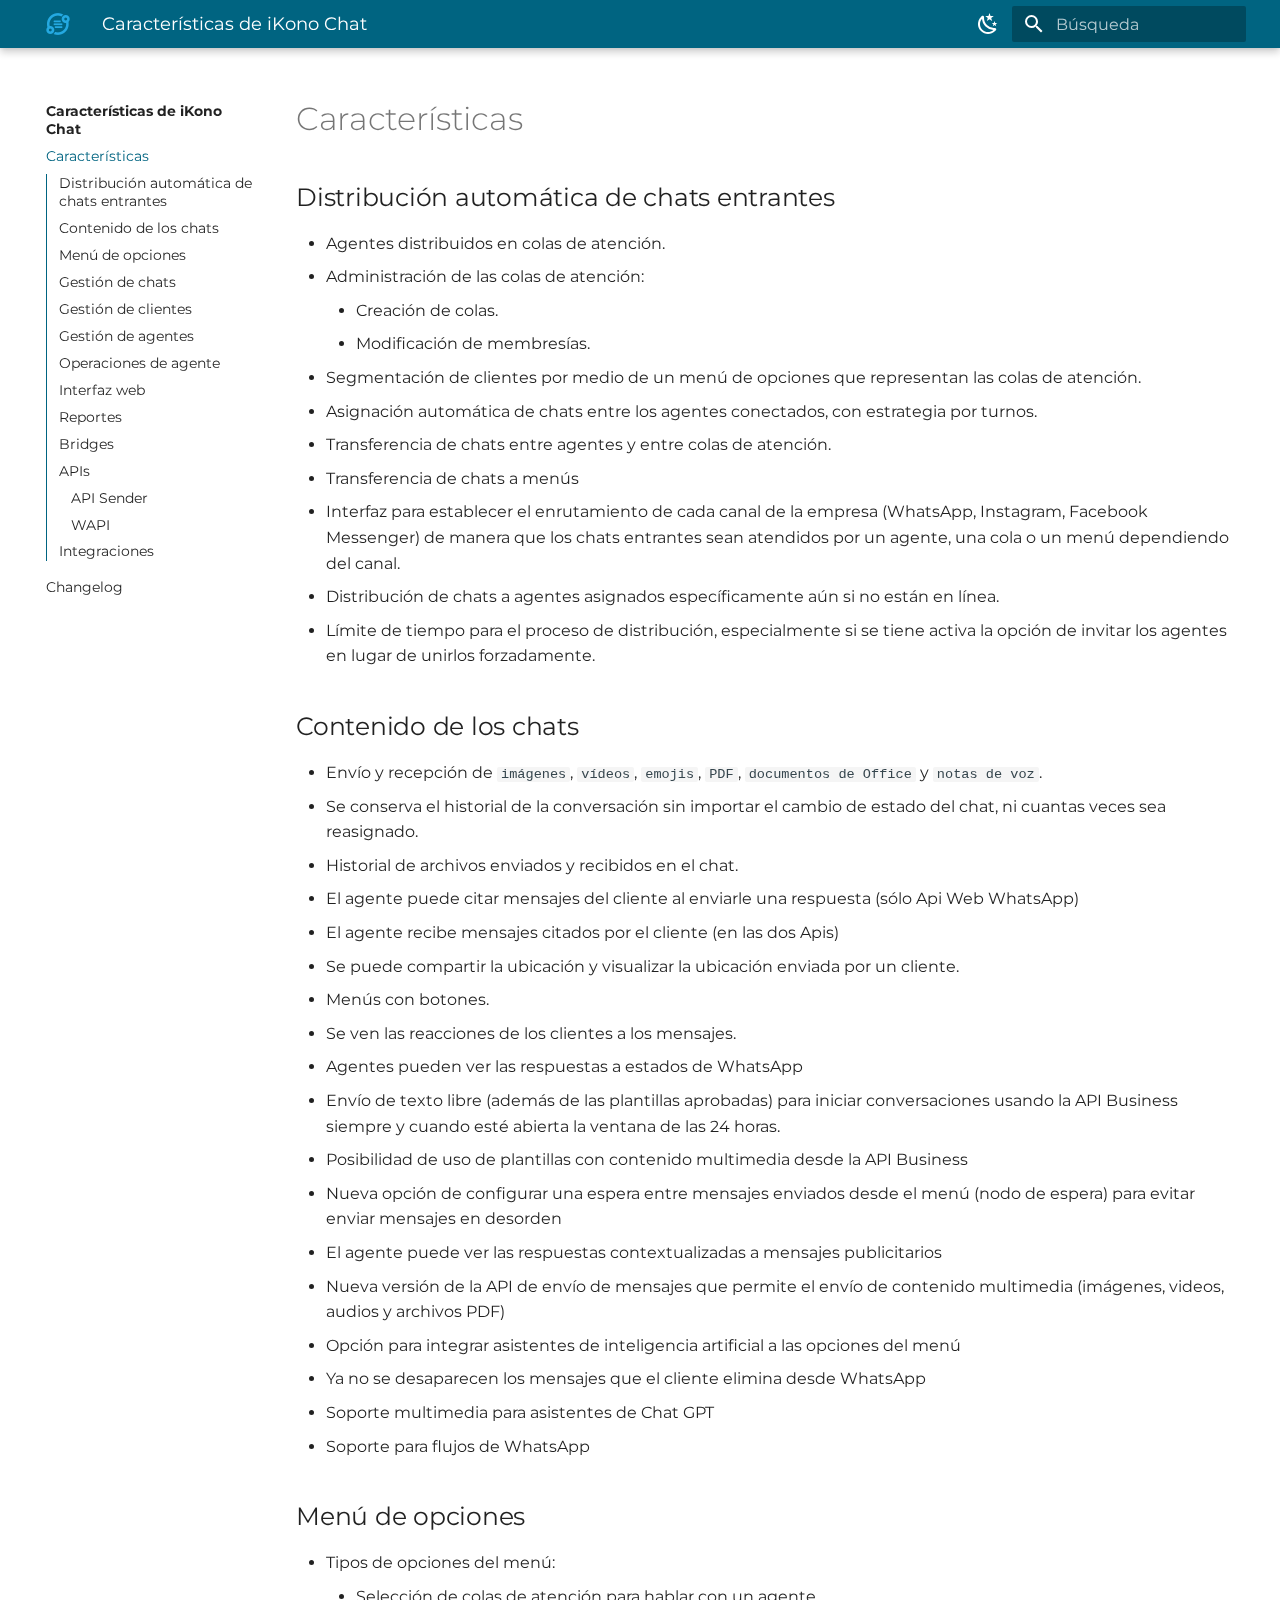
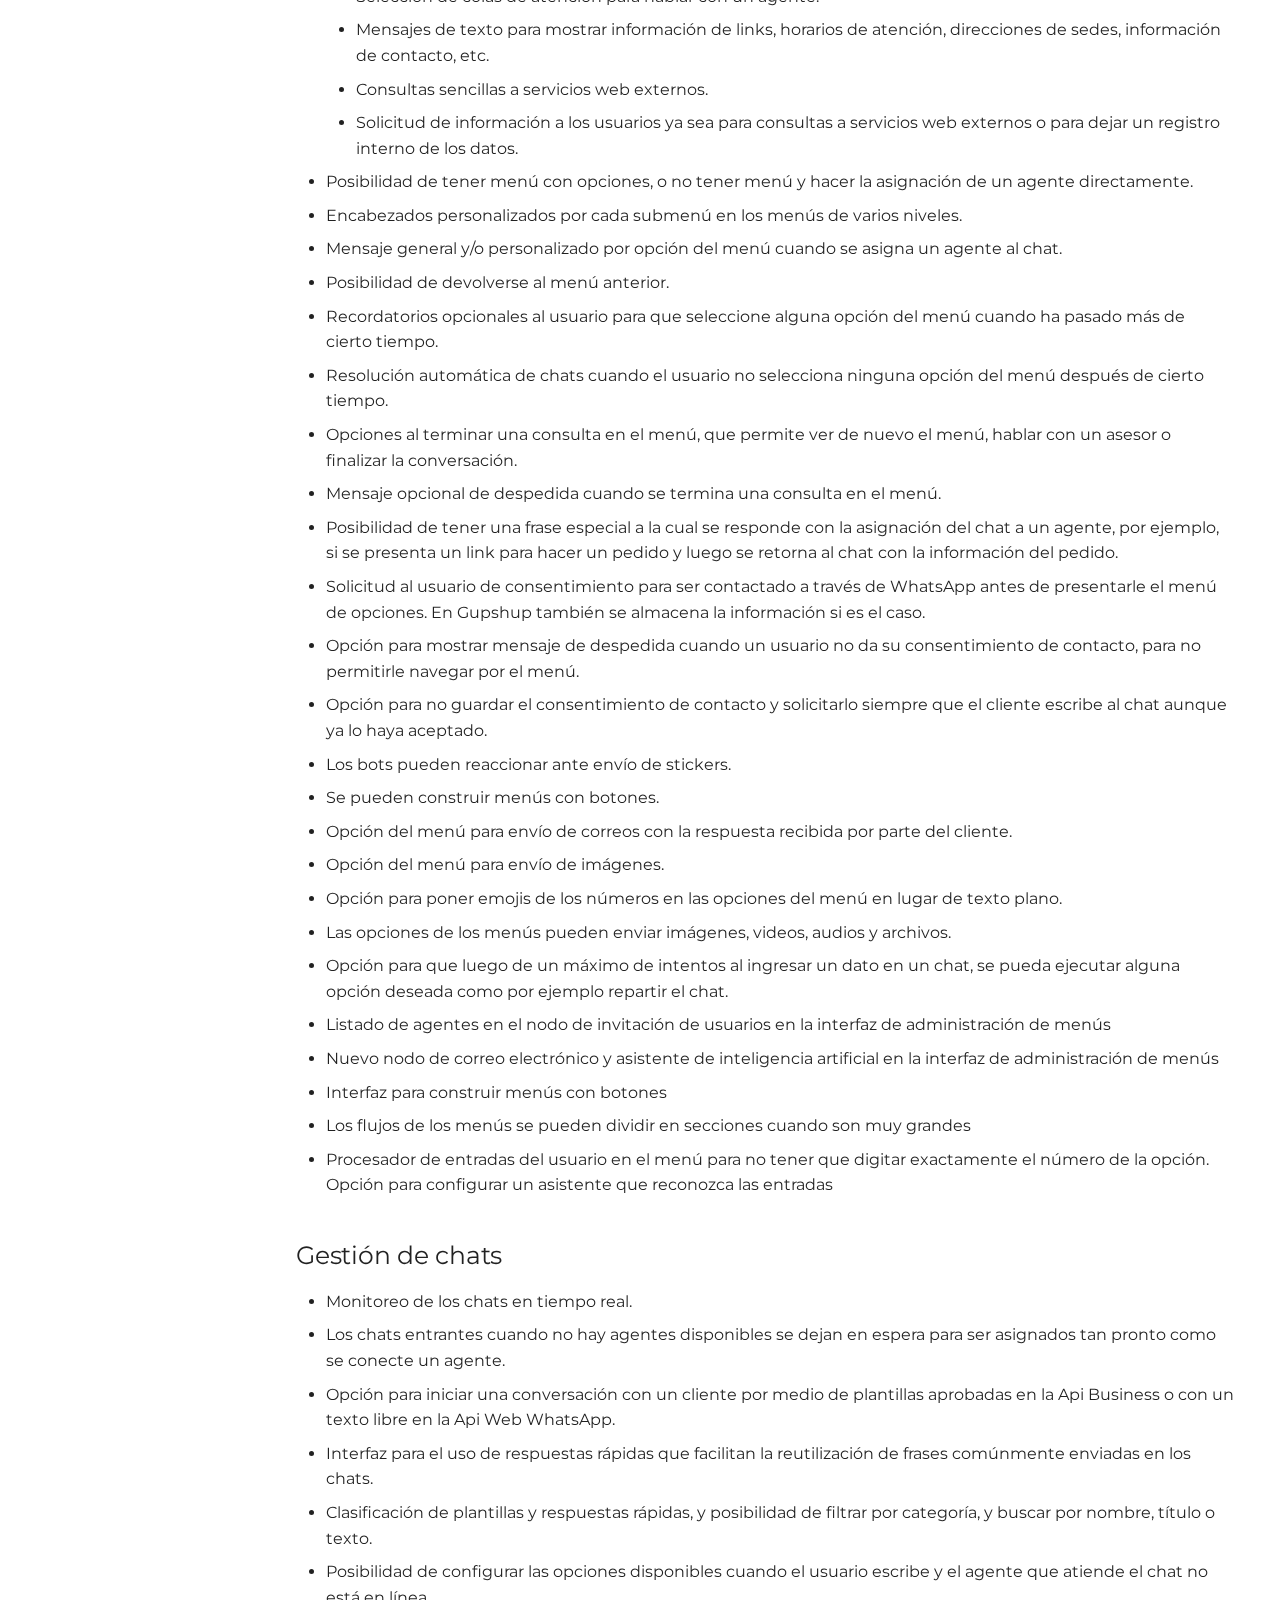
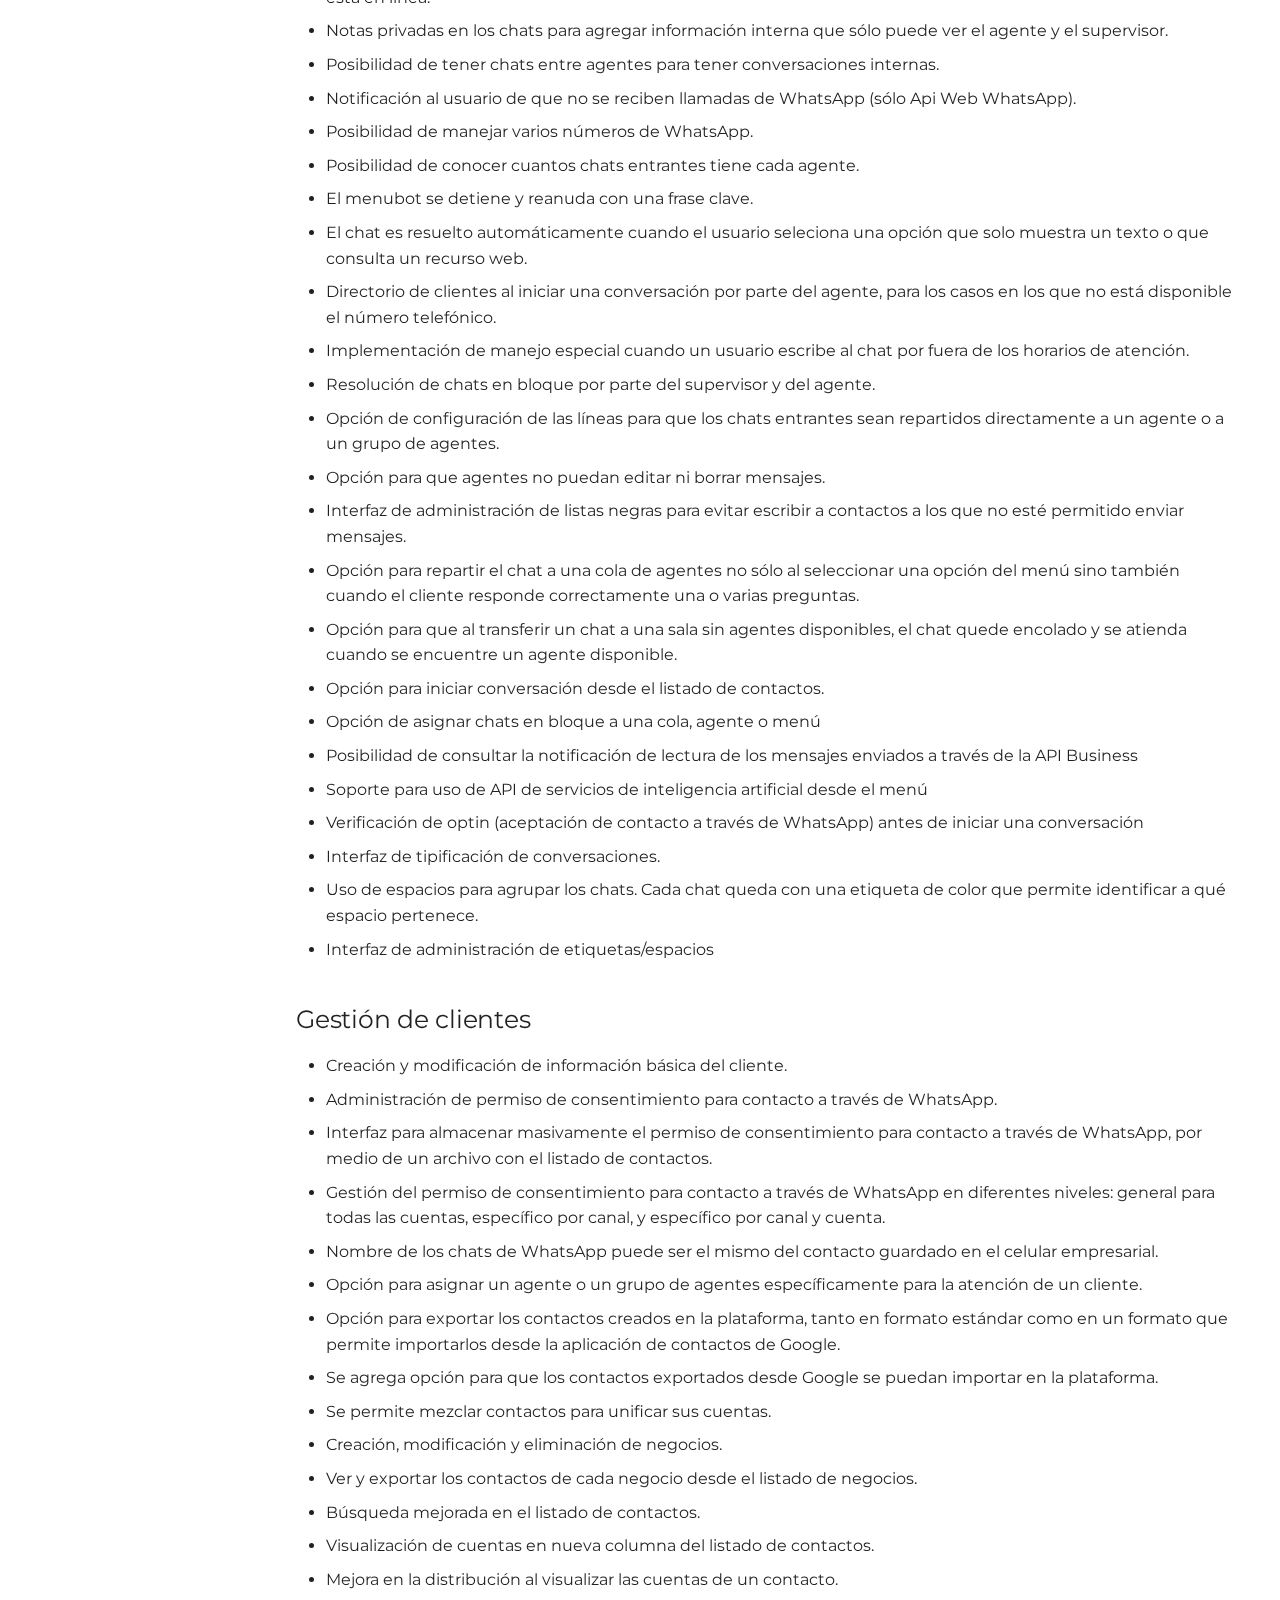
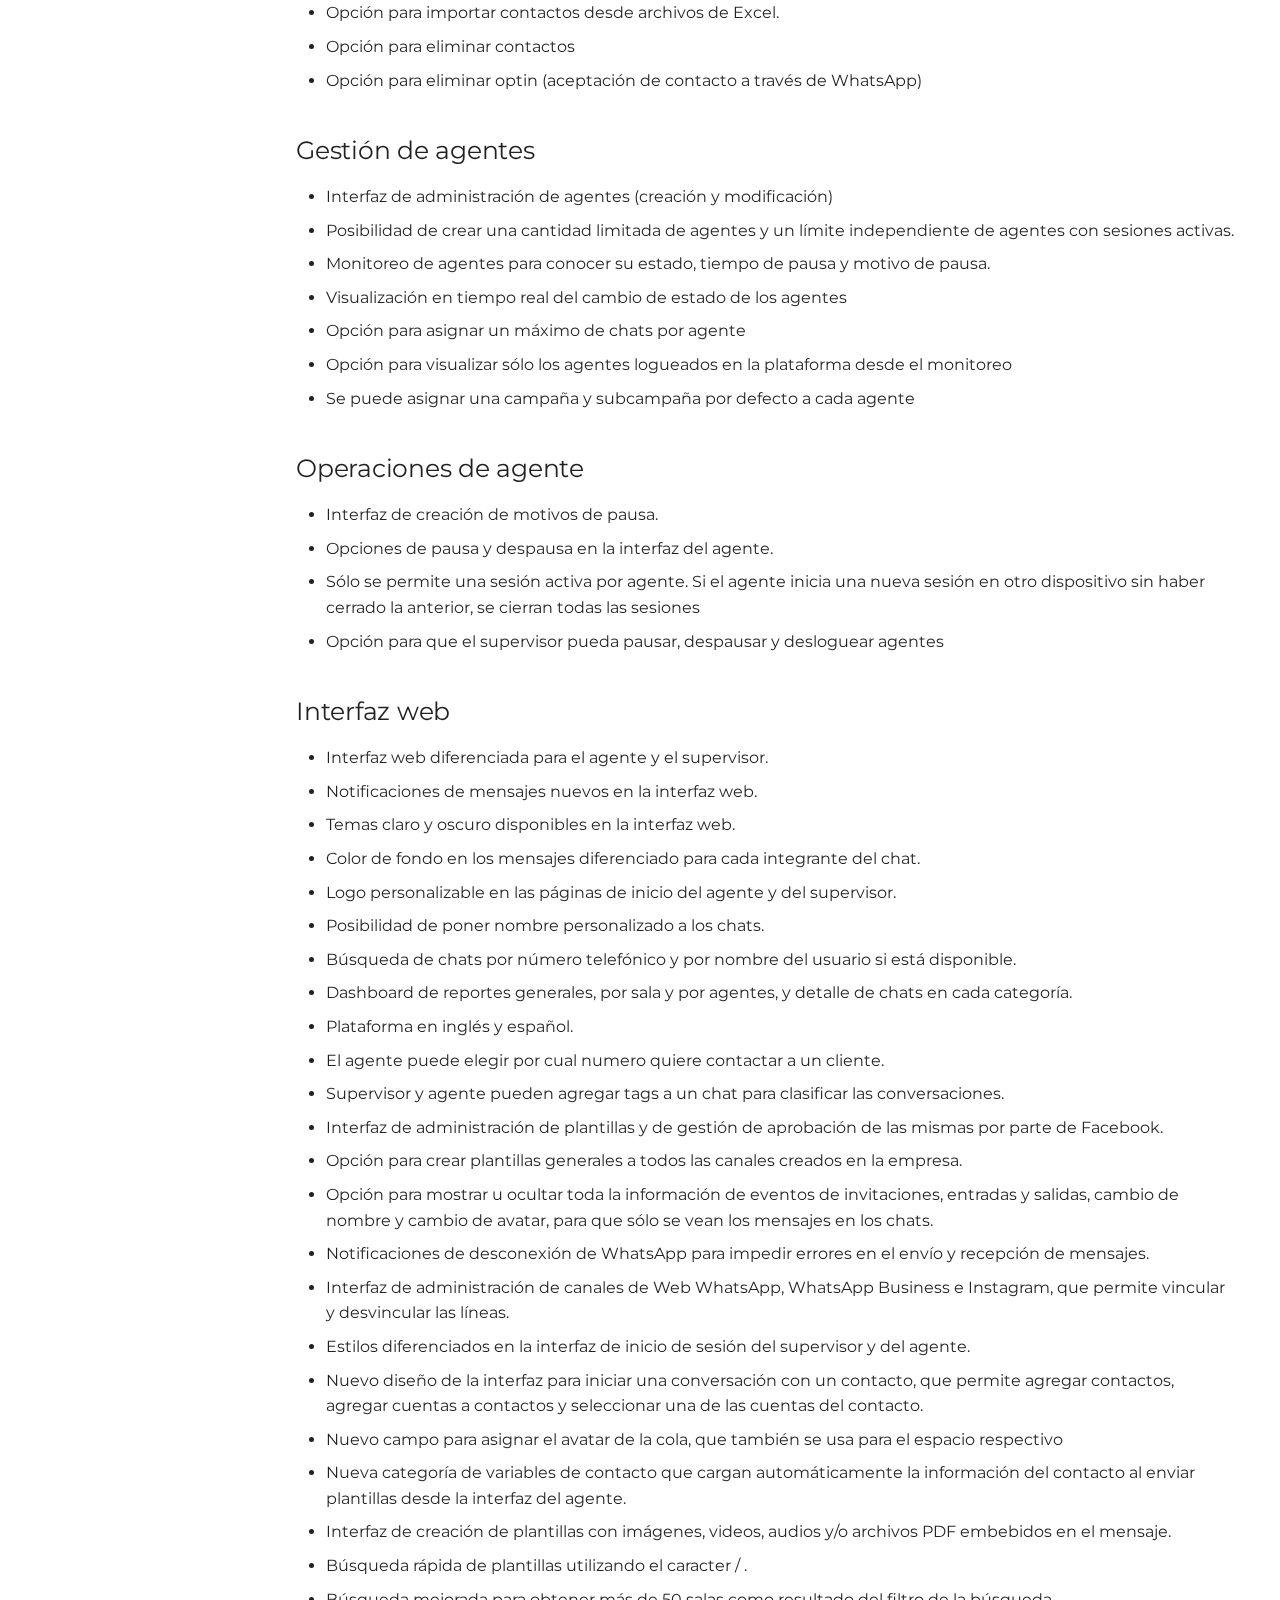
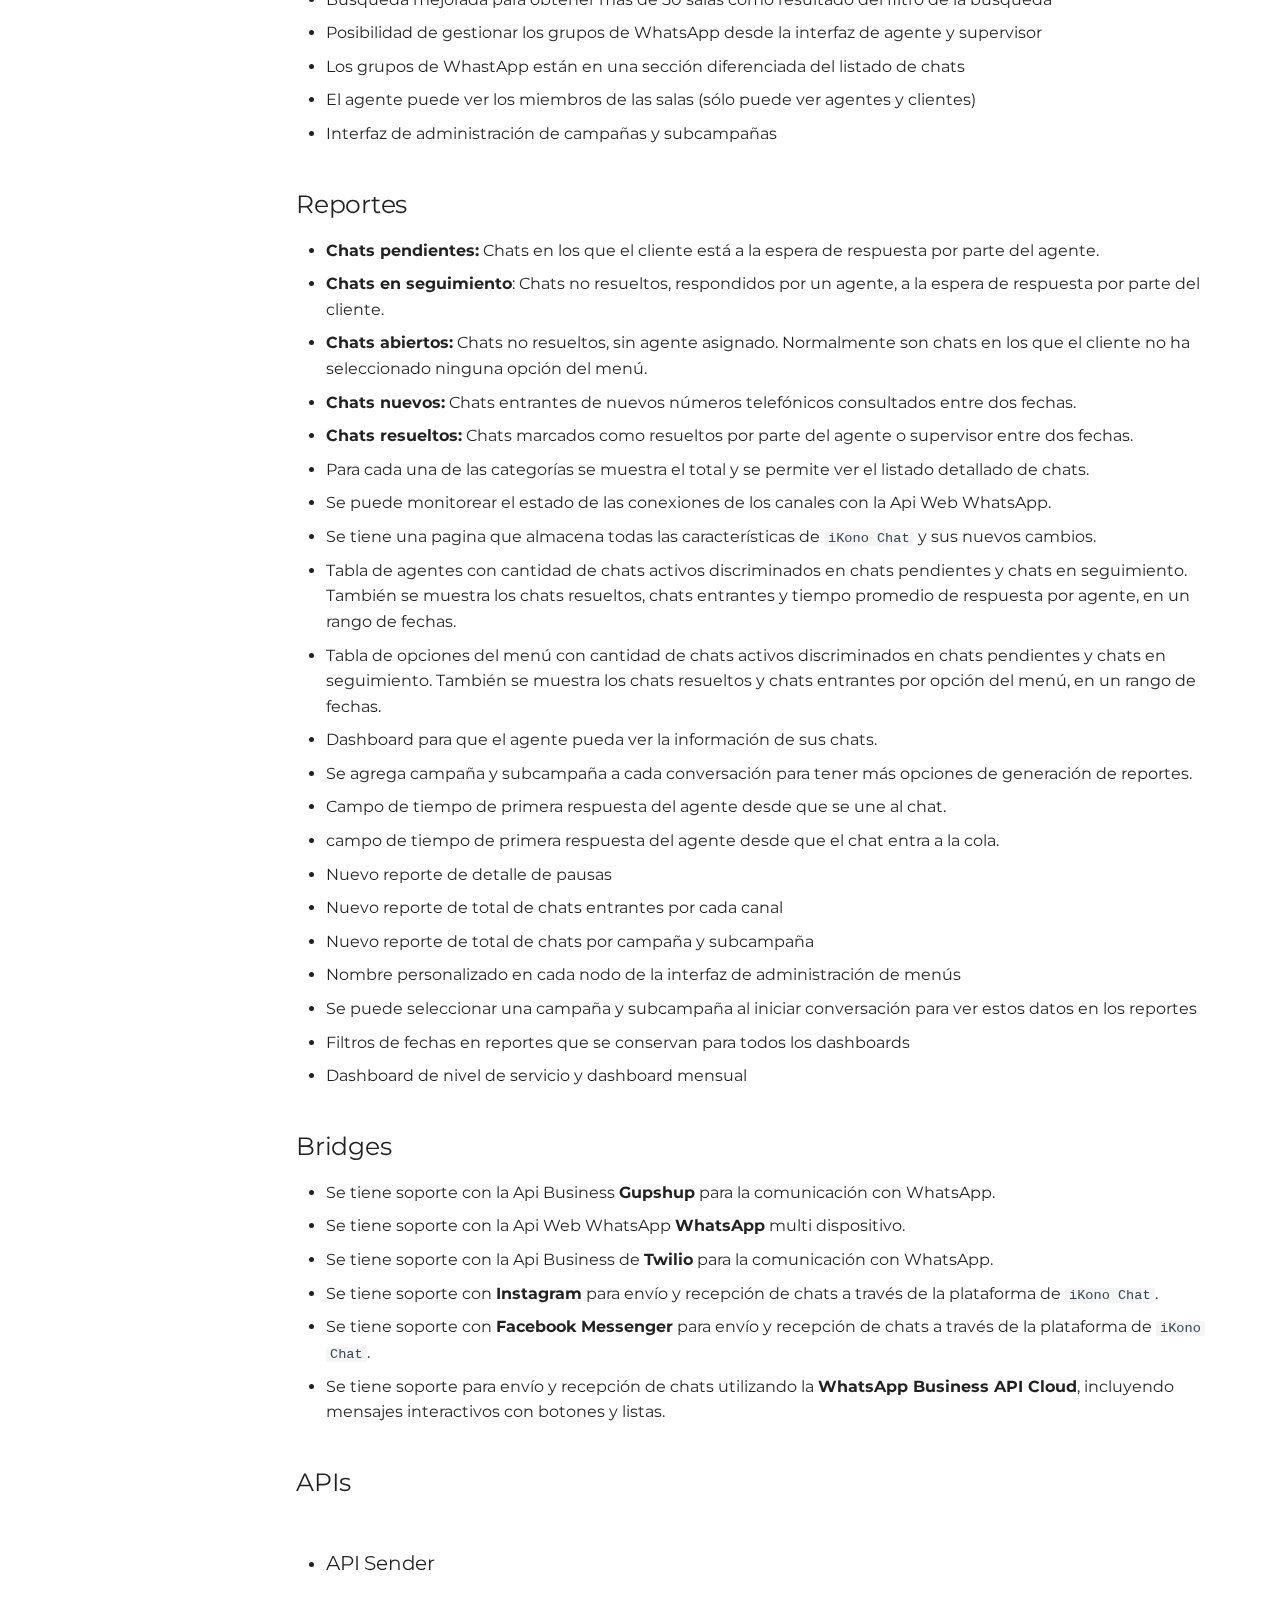
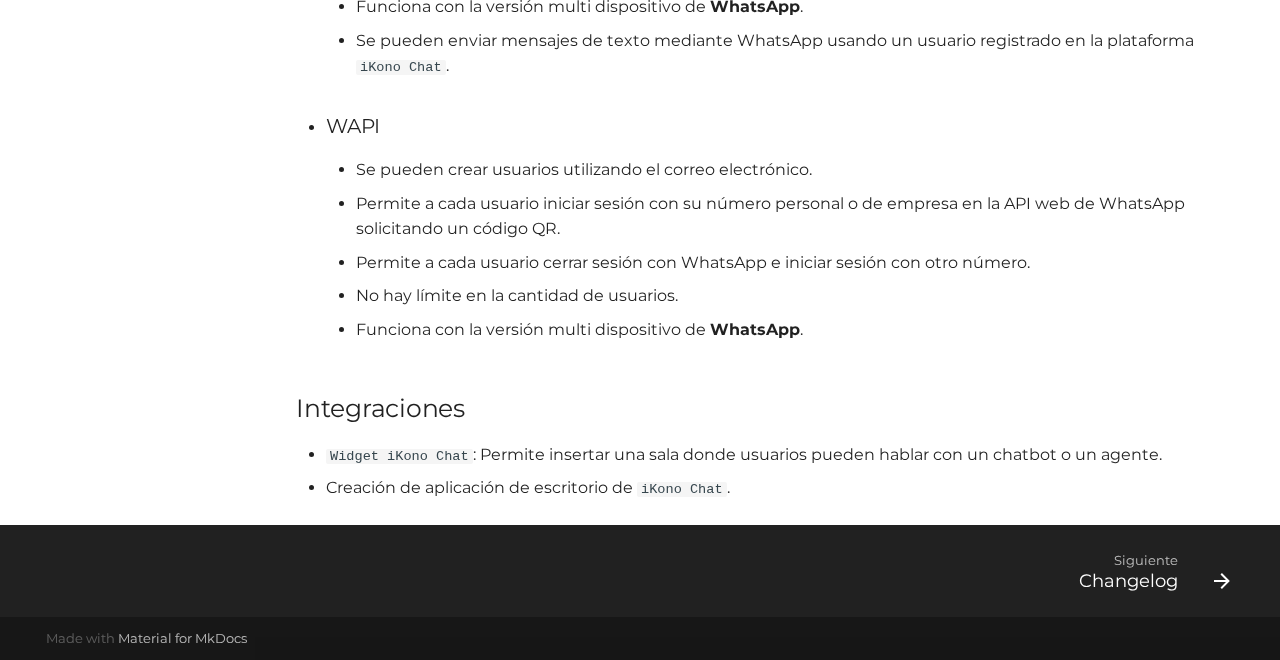
<file: index.html>
<!doctype html>
<html lang="es" class="no-js">
  <head>
    
      <meta charset="utf-8">
      <meta name="viewport" content="width=device-width,initial-scale=1">
      
        <meta name="description" content="En esta página web encontrarás más información relacionada con el proyecto iKono Chat y una lista de todas sus características.">
      
      
      
        <meta name="author" content="Alejandro Herrera">
      
      
        <link rel="canonical" href="https://changelog.ikono.net.co/">
      
      <link rel="icon" href="assets/images/favicon.png">
      <meta name="generator" content="mkdocs-1.4.2, mkdocs-material-7.3.4">
    
    
      
        <title>Características de iKono Chat</title>
      
    
    
      <link rel="stylesheet" href="assets/stylesheets/main.db9e7362.min.css">
      
        
        <link rel="stylesheet" href="assets/stylesheets/palette.3f5d1f46.min.css">
        
      
    
    
    
      
        
        <link rel="preconnect" href="https://fonts.gstatic.com" crossorigin>
        <link rel="stylesheet" href="https://fonts.googleapis.com/css?family=montserrat:300,400,400i,700%7C&display=fallback">
        <style>:root{--md-text-font-family:"montserrat";--md-code-font-family:""}</style>
      
    
    
    
      <link rel="stylesheet" href="stylesheets/extra.css">
    
    
      


    
    
  </head>
  
  
    
    
      
    
    
    
    
    <body dir="ltr" data-md-color-scheme="ikono" data-md-color-primary="" data-md-color-accent="">
  
    
    <script>function __prefix(e){return new URL(".",location).pathname+"."+e}function __get(e,t=localStorage){return JSON.parse(t.getItem(__prefix(e)))}</script>
    
      <script>var palette=__get("__palette");if(null!==palette&&"object"==typeof palette.color)for(var key in palette.color)document.body.setAttribute("data-md-color-"+key,palette.color[key])</script>
    
    <input class="md-toggle" data-md-toggle="drawer" type="checkbox" id="__drawer" autocomplete="off">
    <input class="md-toggle" data-md-toggle="search" type="checkbox" id="__search" autocomplete="off">
    <label class="md-overlay" for="__drawer"></label>
    <div data-md-component="skip">
      
        
        <a href="#distribucion-automatica-de-chats-entrantes" class="md-skip">
          Saltar a contenido
        </a>
      
    </div>
    <div data-md-component="announce">
      
    </div>
    
      

<header class="md-header" data-md-component="header">
  <nav class="md-header__inner md-grid" aria-label="Cabecera">
    <a href="." title="Características de iKono Chat" class="md-header__button md-logo" aria-label="Características de iKono Chat" data-md-component="logo">
      
  <img src="assets/logo.png" alt="logo">

    </a>
    <label class="md-header__button md-icon" for="__drawer">
      <svg xmlns="http://www.w3.org/2000/svg" viewBox="0 0 24 24"><path d="M3 6h18v2H3V6m0 5h18v2H3v-2m0 5h18v2H3v-2z"/></svg>
    </label>
    <div class="md-header__title" data-md-component="header-title">
      <div class="md-header__ellipsis">
        <div class="md-header__topic">
          <span class="md-ellipsis">
            Características de iKono Chat
          </span>
        </div>
        <div class="md-header__topic" data-md-component="header-topic">
          <span class="md-ellipsis">
            
              Características
            
          </span>
        </div>
      </div>
    </div>
    
      <form class="md-header__option" data-md-component="palette">
        
          
          
          <input class="md-option" data-md-color-media="(prefers-color-scheme: light)" data-md-color-scheme="ikono" data-md-color-primary="" data-md-color-accent=""  aria-label="Switch to dark mode"  type="radio" name="__palette" id="__palette_1">
          
            <label class="md-header__button md-icon" title="Switch to dark mode" for="__palette_2" hidden>
              <svg xmlns="http://www.w3.org/2000/svg" viewBox="0 0 24 24"><path d="m17.75 4.09-2.53 1.94.91 3.06-2.63-1.81-2.63 1.81.91-3.06-2.53-1.94L12.44 4l1.06-3 1.06 3 3.19.09m3.5 6.91-1.64 1.25.59 1.98-1.7-1.17-1.7 1.17.59-1.98L15.75 11l2.06-.05L18.5 9l.69 1.95 2.06.05m-2.28 4.95c.83-.08 1.72 1.1 1.19 1.85-.32.45-.66.87-1.08 1.27C15.17 23 8.84 23 4.94 19.07c-3.91-3.9-3.91-10.24 0-14.14.4-.4.82-.76 1.27-1.08.75-.53 1.93.36 1.85 1.19-.27 2.86.69 5.83 2.89 8.02a9.96 9.96 0 0 0 8.02 2.89m-1.64 2.02a12.08 12.08 0 0 1-7.8-3.47c-2.17-2.19-3.33-5-3.49-7.82-2.81 3.14-2.7 7.96.31 10.98 3.02 3.01 7.84 3.12 10.98.31z"/></svg>
            </label>
          
        
          
          
          <input class="md-option" data-md-color-media="(prefers-color-scheme: dark)" data-md-color-scheme="slate" data-md-color-primary="" data-md-color-accent=""  aria-label="Switch to light mode"  type="radio" name="__palette" id="__palette_2">
          
            <label class="md-header__button md-icon" title="Switch to light mode" for="__palette_1" hidden>
              <svg xmlns="http://www.w3.org/2000/svg" viewBox="0 0 24 24"><path d="M12 7a5 5 0 0 1 5 5 5 5 0 0 1-5 5 5 5 0 0 1-5-5 5 5 0 0 1 5-5m0 2a3 3 0 0 0-3 3 3 3 0 0 0 3 3 3 3 0 0 0 3-3 3 3 0 0 0-3-3m0-7 2.39 3.42C13.65 5.15 12.84 5 12 5c-.84 0-1.65.15-2.39.42L12 2M3.34 7l4.16-.35A7.2 7.2 0 0 0 5.94 8.5c-.44.74-.69 1.5-.83 2.29L3.34 7m.02 10 1.76-3.77a7.131 7.131 0 0 0 2.38 4.14L3.36 17M20.65 7l-1.77 3.79a7.023 7.023 0 0 0-2.38-4.15l4.15.36m-.01 10-4.14.36c.59-.51 1.12-1.14 1.54-1.86.42-.73.69-1.5.83-2.29L20.64 17M12 22l-2.41-3.44c.74.27 1.55.44 2.41.44.82 0 1.63-.17 2.37-.44L12 22z"/></svg>
            </label>
          
        
      </form>
    
    
    
      <label class="md-header__button md-icon" for="__search">
        <svg xmlns="http://www.w3.org/2000/svg" viewBox="0 0 24 24"><path d="M9.5 3A6.5 6.5 0 0 1 16 9.5c0 1.61-.59 3.09-1.56 4.23l.27.27h.79l5 5-1.5 1.5-5-5v-.79l-.27-.27A6.516 6.516 0 0 1 9.5 16 6.5 6.5 0 0 1 3 9.5 6.5 6.5 0 0 1 9.5 3m0 2C7 5 5 7 5 9.5S7 14 9.5 14 14 12 14 9.5 12 5 9.5 5z"/></svg>
      </label>
      
<div class="md-search" data-md-component="search" role="dialog">
  <label class="md-search__overlay" for="__search"></label>
  <div class="md-search__inner" role="search">
    <form class="md-search__form" name="search">
      <input type="text" class="md-search__input" name="query" aria-label="Búsqueda" placeholder="Búsqueda" autocapitalize="off" autocorrect="off" autocomplete="off" spellcheck="false" data-md-component="search-query" required>
      <label class="md-search__icon md-icon" for="__search">
        <svg xmlns="http://www.w3.org/2000/svg" viewBox="0 0 24 24"><path d="M9.5 3A6.5 6.5 0 0 1 16 9.5c0 1.61-.59 3.09-1.56 4.23l.27.27h.79l5 5-1.5 1.5-5-5v-.79l-.27-.27A6.516 6.516 0 0 1 9.5 16 6.5 6.5 0 0 1 3 9.5 6.5 6.5 0 0 1 9.5 3m0 2C7 5 5 7 5 9.5S7 14 9.5 14 14 12 14 9.5 12 5 9.5 5z"/></svg>
        <svg xmlns="http://www.w3.org/2000/svg" viewBox="0 0 24 24"><path d="M20 11v2H8l5.5 5.5-1.42 1.42L4.16 12l7.92-7.92L13.5 5.5 8 11h12z"/></svg>
      </label>
      <nav class="md-search__options" aria-label="Search">
        
        <button type="reset" class="md-search__icon md-icon" aria-label="Limpiar" tabindex="-1">
          <svg xmlns="http://www.w3.org/2000/svg" viewBox="0 0 24 24"><path d="M19 6.41 17.59 5 12 10.59 6.41 5 5 6.41 10.59 12 5 17.59 6.41 19 12 13.41 17.59 19 19 17.59 13.41 12 19 6.41z"/></svg>
        </button>
      </nav>
      
    </form>
    <div class="md-search__output">
      <div class="md-search__scrollwrap" data-md-scrollfix>
        <div class="md-search-result" data-md-component="search-result">
          <div class="md-search-result__meta">
            Inicializando búsqueda
          </div>
          <ol class="md-search-result__list"></ol>
        </div>
      </div>
    </div>
  </div>
</div>
    
    
  </nav>
  
</header>
    
    <div class="md-container" data-md-component="container">
      
      
        
          
        
      
      <main class="md-main" data-md-component="main">
        <div class="md-main__inner md-grid">
          
            
              
              <div class="md-sidebar md-sidebar--primary" data-md-component="sidebar" data-md-type="navigation" >
                <div class="md-sidebar__scrollwrap">
                  <div class="md-sidebar__inner">
                    


  

<nav class="md-nav md-nav--primary md-nav--integrated" aria-label="Navegación" data-md-level="0">
  <label class="md-nav__title" for="__drawer">
    <a href="." title="Características de iKono Chat" class="md-nav__button md-logo" aria-label="Características de iKono Chat" data-md-component="logo">
      
  <img src="assets/logo.png" alt="logo">

    </a>
    Características de iKono Chat
  </label>
  
  <ul class="md-nav__list" data-md-scrollfix>
    
      
      
      

  
  
    
  
  
    <li class="md-nav__item md-nav__item--active">
      
      <input class="md-nav__toggle md-toggle" data-md-toggle="toc" type="checkbox" id="__toc">
      
      
      
        <label class="md-nav__link md-nav__link--active" for="__toc">
          Características
          <span class="md-nav__icon md-icon"></span>
        </label>
      
      <a href="." class="md-nav__link md-nav__link--active">
        Características
      </a>
      
        
<nav class="md-nav md-nav--secondary" aria-label="Tabla de contenidos">
  
  
  
  
    <label class="md-nav__title" for="__toc">
      <span class="md-nav__icon md-icon"></span>
      Tabla de contenidos
    </label>
    <ul class="md-nav__list" data-md-component="toc" data-md-scrollfix>
      
        <li class="md-nav__item">
  <a href="#distribucion-automatica-de-chats-entrantes" class="md-nav__link">
    Distribución automática de chats entrantes
  </a>
  
</li>
      
        <li class="md-nav__item">
  <a href="#contenido-de-los-chats" class="md-nav__link">
    Contenido de los chats
  </a>
  
</li>
      
        <li class="md-nav__item">
  <a href="#menu-de-opciones" class="md-nav__link">
    Menú de opciones
  </a>
  
</li>
      
        <li class="md-nav__item">
  <a href="#gestion-de-chats" class="md-nav__link">
    Gestión de chats
  </a>
  
</li>
      
        <li class="md-nav__item">
  <a href="#gestion-de-clientes" class="md-nav__link">
    Gestión de clientes
  </a>
  
</li>
      
        <li class="md-nav__item">
  <a href="#gestion-de-agentes" class="md-nav__link">
    Gestión de agentes
  </a>
  
</li>
      
        <li class="md-nav__item">
  <a href="#operaciones-de-agente" class="md-nav__link">
    Operaciones de agente
  </a>
  
</li>
      
        <li class="md-nav__item">
  <a href="#interfaz-web" class="md-nav__link">
    Interfaz web
  </a>
  
</li>
      
        <li class="md-nav__item">
  <a href="#reportes" class="md-nav__link">
    Reportes
  </a>
  
</li>
      
        <li class="md-nav__item">
  <a href="#bridges" class="md-nav__link">
    Bridges
  </a>
  
</li>
      
        <li class="md-nav__item">
  <a href="#apis" class="md-nav__link">
    APIs
  </a>
  
    <nav class="md-nav" aria-label="APIs">
      <ul class="md-nav__list">
        
          <li class="md-nav__item">
  <a href="#api-sender" class="md-nav__link">
    API Sender
  </a>
  
</li>
        
          <li class="md-nav__item">
  <a href="#wapi" class="md-nav__link">
    WAPI
  </a>
  
</li>
        
      </ul>
    </nav>
  
</li>
      
        <li class="md-nav__item">
  <a href="#integraciones" class="md-nav__link">
    Integraciones
  </a>
  
</li>
      
    </ul>
  
</nav>
      
    </li>
  

    
      
      
      

  
  
  
    <li class="md-nav__item">
      <a href="changelog/" class="md-nav__link">
        Changelog
      </a>
    </li>
  

    
  </ul>
</nav>
                  </div>
                </div>
              </div>
            
            
          
          <div class="md-content" data-md-component="content">
            <article class="md-content__inner md-typeset">
              
                
                
                  <h1>Características</h1>
                
                <h2 id="distribucion-automatica-de-chats-entrantes"><strong>Distribución automática de chats entrantes</strong></h2>
<ul>
<li>Agentes distribuidos en colas de atención.</li>
<li>Administración de las colas de atención:<ul>
<li>Creación de colas.</li>
<li>Modificación de membresías.</li>
</ul>
</li>
<li>Segmentación de clientes por medio de un menú de opciones que representan las colas de atención.</li>
<li>Asignación automática de chats entre los agentes conectados, con estrategia por turnos.</li>
<li>Transferencia de chats entre agentes y entre colas de atención.</li>
<li>Transferencia de chats a menús</li>
<li>Interfaz para establecer el enrutamiento de cada canal de la empresa (WhatsApp, Instagram, Facebook Messenger) de manera que los chats entrantes sean atendidos por un agente, una cola o un menú dependiendo del canal.</li>
<li>Distribución de chats a agentes asignados específicamente aún si no están en línea.</li>
<li>Límite de tiempo para el proceso de distribución, especialmente si se tiene activa la opción de invitar los agentes en lugar de unirlos forzadamente.</li>
</ul>
<h2 id="contenido-de-los-chats"><strong>Contenido de los chats</strong></h2>
<ul>
<li>Envío y recepción de <code>imágenes</code>, <code>vídeos</code>, <code>emojis</code>, <code>PDF</code>, <code>documentos de Office</code> y <code>notas de voz</code>.</li>
<li>Se conserva el historial de la conversación sin importar el cambio de estado del chat, ni cuantas veces sea reasignado.</li>
<li>Historial de archivos enviados y recibidos en el chat.</li>
<li>El agente puede citar mensajes del cliente al enviarle una respuesta (sólo Api Web WhatsApp)</li>
<li>El agente recibe mensajes citados por el cliente (en las dos Apis)</li>
<li>Se puede compartir la ubicación y visualizar la ubicación enviada por un cliente.</li>
<li>Menús con botones.</li>
<li>Se ven las reacciones de los clientes a los mensajes.</li>
<li>Agentes pueden ver las respuestas a estados de WhatsApp</li>
<li>Envío de texto libre (además de las plantillas aprobadas) para iniciar conversaciones usando la API Business siempre y cuando esté abierta la ventana de las 24 horas.</li>
<li>Posibilidad de uso de plantillas con contenido multimedia desde la API Business</li>
<li>Nueva opción de configurar una espera entre mensajes enviados desde el menú (nodo de espera) para evitar enviar mensajes en desorden</li>
<li>El agente puede ver las respuestas contextualizadas a mensajes publicitarios</li>
<li>Nueva versión de la API de envío de mensajes que permite el envío de contenido multimedia (imágenes, videos, audios y archivos PDF)</li>
<li>Opción para integrar asistentes de inteligencia artificial a las opciones del menú</li>
<li>Ya no se desaparecen los mensajes que el cliente elimina desde WhatsApp</li>
<li>Soporte multimedia para asistentes de Chat GPT</li>
<li>Soporte para flujos de WhatsApp</li>
</ul>
<h2 id="menu-de-opciones"><strong>Menú de opciones</strong></h2>
<ul>
<li>Tipos de opciones del menú:<ul>
<li>Selección de colas de atención para hablar con un agente.</li>
<li>Mensajes de texto para mostrar información de links, horarios de atención, direcciones de sedes, información de contacto, etc.</li>
<li>Consultas sencillas a servicios web externos.</li>
<li>Solicitud de información a los usuarios ya sea para consultas a servicios web externos o para dejar un registro interno de los datos.</li>
</ul>
</li>
<li>Posibilidad de tener menú con opciones, o no tener menú y hacer la asignación de un agente directamente.</li>
<li>Encabezados personalizados por cada submenú en los menús de varios niveles.</li>
<li>Mensaje general y/o personalizado por opción del menú cuando se asigna un agente al chat.</li>
<li>Posibilidad de devolverse al menú anterior.</li>
<li>Recordatorios opcionales al usuario para que seleccione alguna opción del menú cuando ha pasado más de cierto tiempo.</li>
<li>Resolución automática de chats cuando el usuario no selecciona ninguna opción del menú después de cierto tiempo.</li>
<li>Opciones al terminar una consulta en el menú, que permite ver de nuevo el menú, hablar con un asesor o finalizar la conversación.</li>
<li>Mensaje opcional de despedida cuando se termina una consulta en el menú.</li>
<li>Posibilidad de tener una frase especial a la cual se responde con la asignación del chat a un agente, por ejemplo, si se presenta un link para hacer un pedido y luego se retorna al chat con la información del pedido.</li>
<li>Solicitud al usuario de consentimiento para ser contactado a través de WhatsApp antes de presentarle el menú de opciones. En Gupshup también se almacena la información si es el caso.</li>
<li>Opción para mostrar mensaje de despedida cuando un usuario no da su consentimiento de contacto, para no permitirle navegar por el menú.</li>
<li>Opción para no guardar el consentimiento de contacto y solicitarlo siempre que el cliente escribe al chat aunque ya lo haya aceptado.</li>
<li>Los bots pueden reaccionar ante envío de stickers.</li>
<li>Se pueden construir menús con botones.</li>
<li>Opción del menú para envío de correos con la respuesta recibida por parte del cliente.</li>
<li>Opción del menú para envío de imágenes.</li>
<li>Opción para poner emojis de los números en las opciones del menú en lugar de texto plano.</li>
<li>Las opciones de los menús pueden enviar imágenes, videos, audios y archivos.</li>
<li>Opción para que luego de un máximo de intentos al ingresar un dato en un chat, se pueda ejecutar alguna opción deseada como por ejemplo repartir el chat.</li>
<li>Listado de agentes en el nodo de invitación de usuarios en la interfaz de administración de menús</li>
<li>Nuevo nodo de correo electrónico y asistente de inteligencia artificial en la interfaz de administración de menús</li>
<li>Interfaz para construir menús con botones</li>
<li>Los flujos de los menús se pueden dividir en secciones cuando son muy grandes</li>
<li>Procesador de entradas del usuario en el menú para no tener que digitar exactamente el número de la opción. Opción para configurar un asistente que reconozca las entradas</li>
</ul>
<h2 id="gestion-de-chats"><strong>Gestión de chats</strong></h2>
<ul>
<li>Monitoreo de los chats en tiempo real.</li>
<li>Los chats entrantes cuando no hay agentes disponibles se dejan en espera para ser asignados tan pronto como se conecte un agente.</li>
<li>Opción para iniciar una conversación con un cliente por medio de plantillas aprobadas en la Api Business o con un texto libre en la Api Web WhatsApp.</li>
<li>Interfaz para el uso de respuestas rápidas que facilitan la reutilización de frases comúnmente enviadas en los chats.</li>
<li>Clasificación de plantillas y respuestas rápidas, y posibilidad de filtrar por categoría, y buscar por nombre, título o texto.</li>
<li>Posibilidad de configurar las opciones disponibles cuando el usuario escribe y el agente que atiende el chat no está en línea.</li>
<li>Notas privadas en los chats para agregar información interna que sólo puede ver el agente y el supervisor.</li>
<li>Posibilidad de tener chats entre agentes para tener conversaciones internas.</li>
<li>Notificación al usuario de que no se reciben llamadas de WhatsApp (sólo Api Web WhatsApp).</li>
<li>Posibilidad de manejar varios números de WhatsApp.</li>
<li>Posibilidad de conocer cuantos chats entrantes tiene cada agente.</li>
<li>El menubot se detiene y reanuda con una frase clave.</li>
<li>El chat es resuelto automáticamente cuando el usuario seleciona una opción que solo muestra un texto
o que consulta un recurso web.</li>
<li>Directorio de clientes al iniciar una conversación por parte del agente, para los casos en los que no está disponible el número telefónico.</li>
<li>Implementación de manejo especial cuando un usuario escribe al chat por fuera de los horarios de atención.</li>
<li>Resolución de chats en bloque por parte del supervisor y del agente.</li>
<li>Opción de configuración de las líneas para que los chats entrantes sean repartidos directamente a un agente o a un grupo de agentes.</li>
<li>Opción para que agentes no puedan editar ni borrar mensajes.</li>
<li>Interfaz de administración de listas negras para evitar escribir a contactos a los que no esté permitido enviar mensajes.</li>
<li>Opción para repartir el chat a una cola de agentes no sólo al seleccionar una opción del menú sino también cuando el cliente responde correctamente una o varias preguntas.</li>
<li>Opción para que al transferir un chat a una sala sin agentes disponibles, el chat quede encolado y se atienda cuando se encuentre un agente disponible.</li>
<li>Opción para iniciar conversación desde el listado de contactos.</li>
<li>Opción de asignar chats en bloque a una cola, agente o menú</li>
<li>Posibilidad de consultar la notificación de lectura de los mensajes enviados a través de la API Business</li>
<li>Soporte para uso de API de servicios de inteligencia artificial desde el menú</li>
<li>Verificación de optin (aceptación de contacto a través de WhatsApp) antes de iniciar una conversación</li>
<li>Interfaz de tipificación de conversaciones.</li>
<li>Uso de espacios para agrupar los chats. Cada chat queda con una etiqueta de color que permite identificar a qué espacio pertenece.</li>
<li>Interfaz de administración de etiquetas/espacios</li>
</ul>
<h2 id="gestion-de-clientes"><strong>Gestión de clientes</strong></h2>
<ul>
<li>Creación y modificación de información básica del cliente.</li>
<li>Administración de permiso de consentimiento para contacto a través de WhatsApp.</li>
<li>Interfaz para almacenar masivamente el permiso de consentimiento para contacto a través de WhatsApp, por medio de un archivo con el listado de contactos.</li>
<li>Gestión del permiso de consentimiento para contacto a través de WhatsApp en diferentes niveles: general para todas las cuentas, específico por canal, y específico por canal y cuenta.</li>
<li>Nombre de los chats de WhatsApp puede ser el mismo del contacto guardado en el celular empresarial.</li>
<li>Opción para asignar un agente o un grupo de agentes específicamente para la atención de un cliente.</li>
<li>Opción para exportar los contactos creados en la plataforma, tanto en formato estándar como en un formato que permite importarlos desde la aplicación de contactos de Google.</li>
<li>Se agrega opción para que los contactos exportados desde Google se puedan importar en la plataforma.</li>
<li>Se permite mezclar contactos para unificar sus cuentas.</li>
<li>Creación, modificación y eliminación de negocios.</li>
<li>Ver y exportar los contactos de cada negocio desde el listado de negocios.</li>
<li>Búsqueda mejorada en el listado de contactos.</li>
<li>Visualización de cuentas en nueva columna del listado de contactos.</li>
<li>Mejora en la distribución al visualizar las cuentas de un contacto.</li>
<li>Opción para importar contactos desde archivos de Excel.</li>
<li>Opción para eliminar contactos</li>
<li>Opción para eliminar optin (aceptación de contacto a través de WhatsApp)</li>
</ul>
<h2 id="gestion-de-agentes"><strong>Gestión de agentes</strong></h2>
<ul>
<li>Interfaz de administración de agentes (creación y modificación)</li>
<li>Posibilidad de crear una cantidad limitada de agentes y un límite independiente de agentes con sesiones activas.</li>
<li>Monitoreo de agentes para conocer su estado, tiempo de pausa y motivo de pausa.</li>
<li>Visualización en tiempo real del cambio de estado de los agentes</li>
<li>Opción para asignar un máximo de chats por agente</li>
<li>Opción para visualizar sólo los agentes logueados en la plataforma desde el monitoreo</li>
<li>Se puede asignar una campaña y subcampaña por defecto a cada agente</li>
</ul>
<h2 id="operaciones-de-agente"><strong>Operaciones de agente</strong></h2>
<ul>
<li>Interfaz de creación de motivos de pausa.</li>
<li>Opciones de pausa y despausa en la interfaz del agente.</li>
<li>Sólo se permite una sesión activa por agente. Si el agente inicia una nueva sesión en otro dispositivo sin haber cerrado la anterior, se cierran todas las sesiones</li>
<li>Opción para que el supervisor pueda pausar, despausar y desloguear agentes</li>
</ul>
<h2 id="interfaz-web"><strong>Interfaz web</strong></h2>
<ul>
<li>Interfaz web diferenciada para el agente y el supervisor.</li>
<li>Notificaciones de mensajes nuevos en la interfaz web.</li>
<li>Temas claro y oscuro disponibles en la interfaz web.</li>
<li>Color de fondo en los mensajes diferenciado para cada integrante del chat.</li>
<li>Logo personalizable en las páginas de inicio del agente y del supervisor.</li>
<li>Posibilidad de poner nombre personalizado a los chats.</li>
<li>Búsqueda de chats por número telefónico y por nombre del usuario si está disponible.</li>
<li>Dashboard de reportes generales, por sala y por agentes, y detalle de chats en cada categoría.</li>
<li>Plataforma en inglés y español.</li>
<li>El agente puede elegir por cual numero quiere contactar a un cliente.</li>
<li>Supervisor y agente pueden agregar tags a un chat para clasificar las conversaciones.</li>
<li>Interfaz de administración de plantillas y de gestión de aprobación de las mismas por parte de Facebook.</li>
<li>Opción para crear plantillas generales a todos las canales creados en la empresa.</li>
<li>Opción para mostrar u ocultar toda la información de eventos de invitaciones, entradas y salidas, cambio de nombre y cambio de avatar, para que sólo se vean los mensajes en los chats.</li>
<li>Notificaciones de desconexión de WhatsApp para impedir errores en el envío y recepción de mensajes.</li>
<li>Interfaz de administración de canales de Web WhatsApp, WhatsApp Business e Instagram, que permite vincular y desvincular las líneas.</li>
<li>Estilos diferenciados en la interfaz de inicio de sesión del supervisor y del agente.</li>
<li>Nuevo diseño de la interfaz para iniciar una conversación con un contacto, que permite agregar contactos, agregar cuentas a contactos y seleccionar una de las cuentas del contacto.</li>
<li>Nuevo campo para asignar el avatar de la cola, que también se usa para el espacio respectivo</li>
<li>Nueva categoría de variables de contacto que cargan automáticamente la información del contacto al enviar plantillas desde la interfaz del agente.</li>
<li>Interfaz de creación de plantillas con imágenes, videos, audios y/o archivos PDF embebidos en el mensaje.</li>
<li>Búsqueda rápida de plantillas utilizando el caracter / .</li>
<li>Búsqueda mejorada para obtener más de 50 salas como resultado del filtro de la búsqueda</li>
<li>Posibilidad de gestionar los grupos de WhatsApp desde la interfaz de agente y supervisor</li>
<li>Los grupos de WhastApp están en una sección diferenciada del listado de chats</li>
<li>El agente puede ver los miembros de las salas (sólo puede ver agentes y clientes)</li>
<li>Interfaz de administración de campañas y subcampañas</li>
</ul>
<h2 id="reportes"><strong>Reportes</strong></h2>
<ul>
<li><strong>Chats pendientes:</strong> Chats en los que el cliente está a la espera de respuesta por parte del agente.</li>
<li><strong>Chats en seguimiento</strong>: Chats no resueltos, respondidos por un agente, a la espera de respuesta por parte del cliente.</li>
<li><strong>Chats abiertos:</strong> Chats no resueltos, sin agente asignado. Normalmente son chats en los que el cliente no ha seleccionado ninguna opción del menú.</li>
<li><strong>Chats nuevos:</strong> Chats entrantes de nuevos números telefónicos consultados entre dos fechas.</li>
<li><strong>Chats resueltos:</strong> Chats marcados como resueltos por parte del agente o supervisor entre dos fechas.</li>
<li>Para cada una de las categorías se muestra el total y se permite ver el listado detallado de chats.</li>
<li>Se puede monitorear el estado de las conexiones de los canales con la Api Web WhatsApp.</li>
<li>Se tiene una pagina que almacena todas las características de <code>iKono Chat</code> y sus nuevos cambios.</li>
<li>Tabla de agentes con cantidad de chats activos discriminados en chats pendientes y chats en seguimiento. También se muestra los chats resueltos, chats entrantes y tiempo promedio de respuesta por agente, en un rango de fechas.</li>
<li>Tabla de opciones del menú con cantidad de chats activos discriminados en chats pendientes y chats en seguimiento. También se muestra los chats resueltos y chats entrantes por opción del menú, en un rango de fechas.</li>
<li>Dashboard para que el agente pueda ver la información de sus chats.</li>
<li>Se agrega campaña y subcampaña a cada conversación para tener más opciones de generación de reportes.</li>
<li>Campo de tiempo de primera respuesta del agente desde que se une al chat.</li>
<li>campo de tiempo de primera respuesta del agente desde que el chat entra a la cola.</li>
<li>Nuevo reporte de detalle de pausas</li>
<li>Nuevo reporte de total de chats entrantes por cada canal</li>
<li>Nuevo reporte de total de chats por campaña y subcampaña</li>
<li>Nombre personalizado en cada nodo de la interfaz de administración de menús</li>
<li>Se puede seleccionar una campaña y subcampaña al iniciar conversación para ver estos datos en los reportes</li>
<li>Filtros de fechas en reportes que se conservan para todos los dashboards</li>
<li>Dashboard de nivel de servicio y dashboard mensual</li>
</ul>
<h2 id="bridges"><strong>Bridges</strong></h2>
<ul>
<li>Se tiene soporte con la Api Business <strong>Gupshup</strong> para la comunicación con WhatsApp.</li>
<li>Se tiene soporte con la Api Web WhatsApp <strong>WhatsApp</strong> multi dispositivo.</li>
<li>Se tiene soporte con la Api Business de <strong>Twilio</strong> para la comunicación con WhatsApp.</li>
<li>Se tiene soporte con <strong>Instagram</strong> para envío y recepción de chats a través de la plataforma de <code>iKono Chat</code>.</li>
<li>Se tiene soporte con <strong>Facebook Messenger</strong> para envío y recepción de chats a través de la plataforma de <code>iKono Chat</code>.</li>
<li>Se tiene soporte para envío y recepción de chats utilizando la <strong>WhatsApp Business API Cloud</strong>, incluyendo mensajes interactivos con botones y listas.</li>
</ul>
<h2 id="apis"><strong>APIs</strong></h2>
<ul>
<li>
<h3 id="api-sender">API Sender</h3>
<ul>
<li>Funciona con la versión multi dispositivo de <strong>WhatsApp</strong>.</li>
<li>Se pueden enviar mensajes de texto mediante WhatsApp usando un usuario registrado en la plataforma <code>iKono Chat</code>.</li>
</ul>
</li>
<li>
<h3 id="wapi">WAPI</h3>
<ul>
<li>Se pueden crear usuarios utilizando el correo electrónico.</li>
<li>Permite a cada usuario iniciar sesión con su número personal o de empresa en la API web de WhatsApp solicitando un código QR.</li>
<li>Permite a cada usuario cerrar sesión con WhatsApp e iniciar sesión con otro número.</li>
<li>No hay límite en la cantidad de usuarios.</li>
<li>Funciona con la versión multi dispositivo de <strong>WhatsApp</strong>.</li>
</ul>
</li>
</ul>
<h2 id="integraciones"><strong>Integraciones</strong></h2>
<ul>
<li><code>Widget iKono Chat</code>: Permite insertar una sala donde usuarios pueden hablar con un chatbot o un agente.</li>
<li>Creación de aplicación de escritorio de <code>iKono Chat</code>.</li>
</ul>
                
              
              
                


              
            </article>
          </div>
        </div>
        
      </main>
      
        
<footer class="md-footer">
  
    <nav class="md-footer__inner md-grid" aria-label="Pie">
      
      
        
        <a href="changelog/" class="md-footer__link md-footer__link--next" aria-label="Siguiente: Changelog" rel="next">
          <div class="md-footer__title">
            <div class="md-ellipsis">
              <span class="md-footer__direction">
                Siguiente
              </span>
              Changelog
            </div>
          </div>
          <div class="md-footer__button md-icon">
            <svg xmlns="http://www.w3.org/2000/svg" viewBox="0 0 24 24"><path d="M4 11v2h12l-5.5 5.5 1.42 1.42L19.84 12l-7.92-7.92L10.5 5.5 16 11H4z"/></svg>
          </div>
        </a>
      
    </nav>
  
  <div class="md-footer-meta md-typeset">
    <div class="md-footer-meta__inner md-grid">
      <div class="md-footer-copyright">
        
        
          Made with
          <a href="https://squidfunk.github.io/mkdocs-material/" target="_blank" rel="noopener">
            Material for MkDocs
          </a>
        
        
      </div>
      
    </div>
  </div>
</footer>
      
    </div>
    <div class="md-dialog" data-md-component="dialog">
      <div class="md-dialog__inner md-typeset"></div>
    </div>
    <script id="__config" type="application/json">{"base": ".", "features": ["toc.integrate"], "search": "assets/javascripts/workers/search.8397ff9e.min.js", "translations": {"clipboard.copied": "Copiado al portapapeles", "clipboard.copy": "Copiar al portapapeles", "search.config.lang": "es", "search.config.pipeline": "trimmer, stopWordFilter", "search.config.separator": "[\\s\\-]+", "search.placeholder": "B\u00fasqueda", "search.result.more.one": "1 m\u00e1s en esta p\u00e1gina", "search.result.more.other": "# m\u00e1s en esta p\u00e1gina", "search.result.none": "No se encontraron documentos", "search.result.one": "1 documento encontrado", "search.result.other": "# documentos encontrados", "search.result.placeholder": "Teclee para comenzar b\u00fasqueda", "search.result.term.missing": "Falta", "select.version.title": "Seleccionar versi\u00f3n"}, "version": null}</script>
    
    
      <script src="assets/javascripts/bundle.1e84347e.min.js"></script>
      
    
  </body>
</html>
</file>
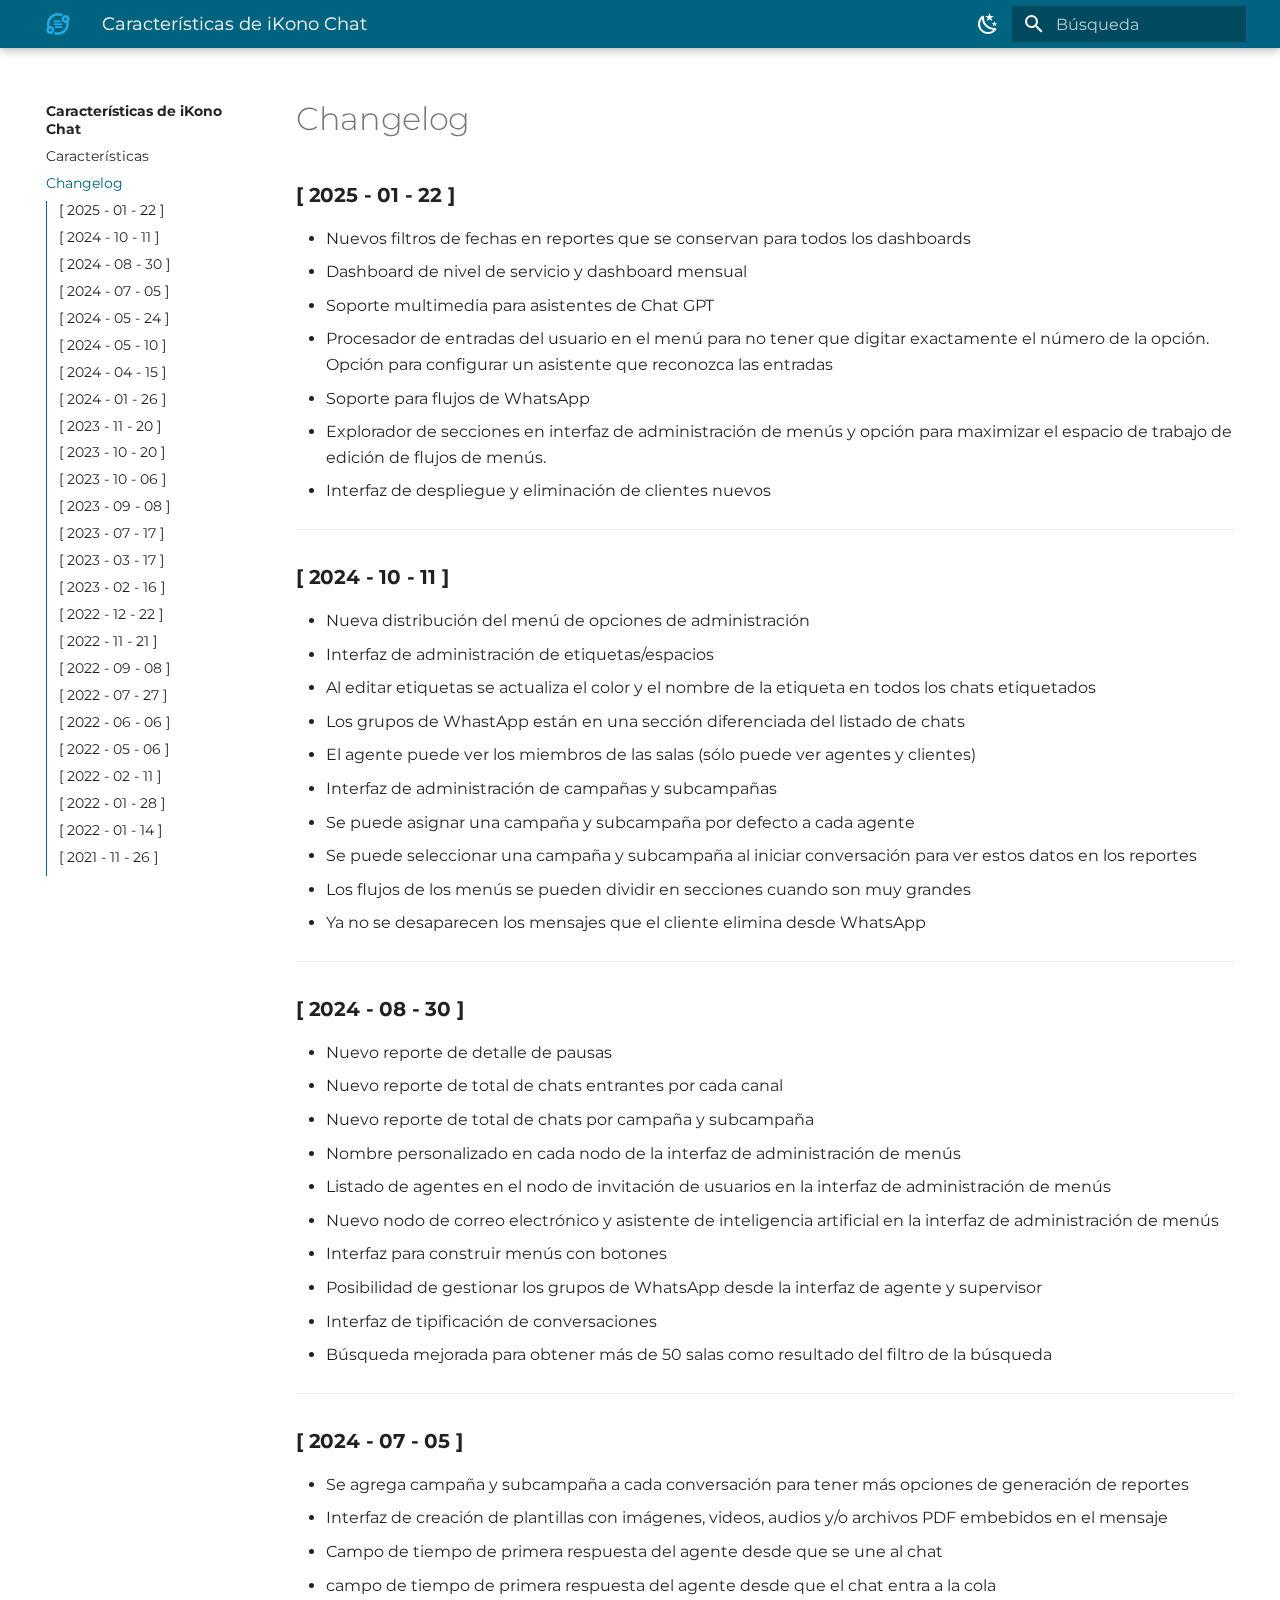
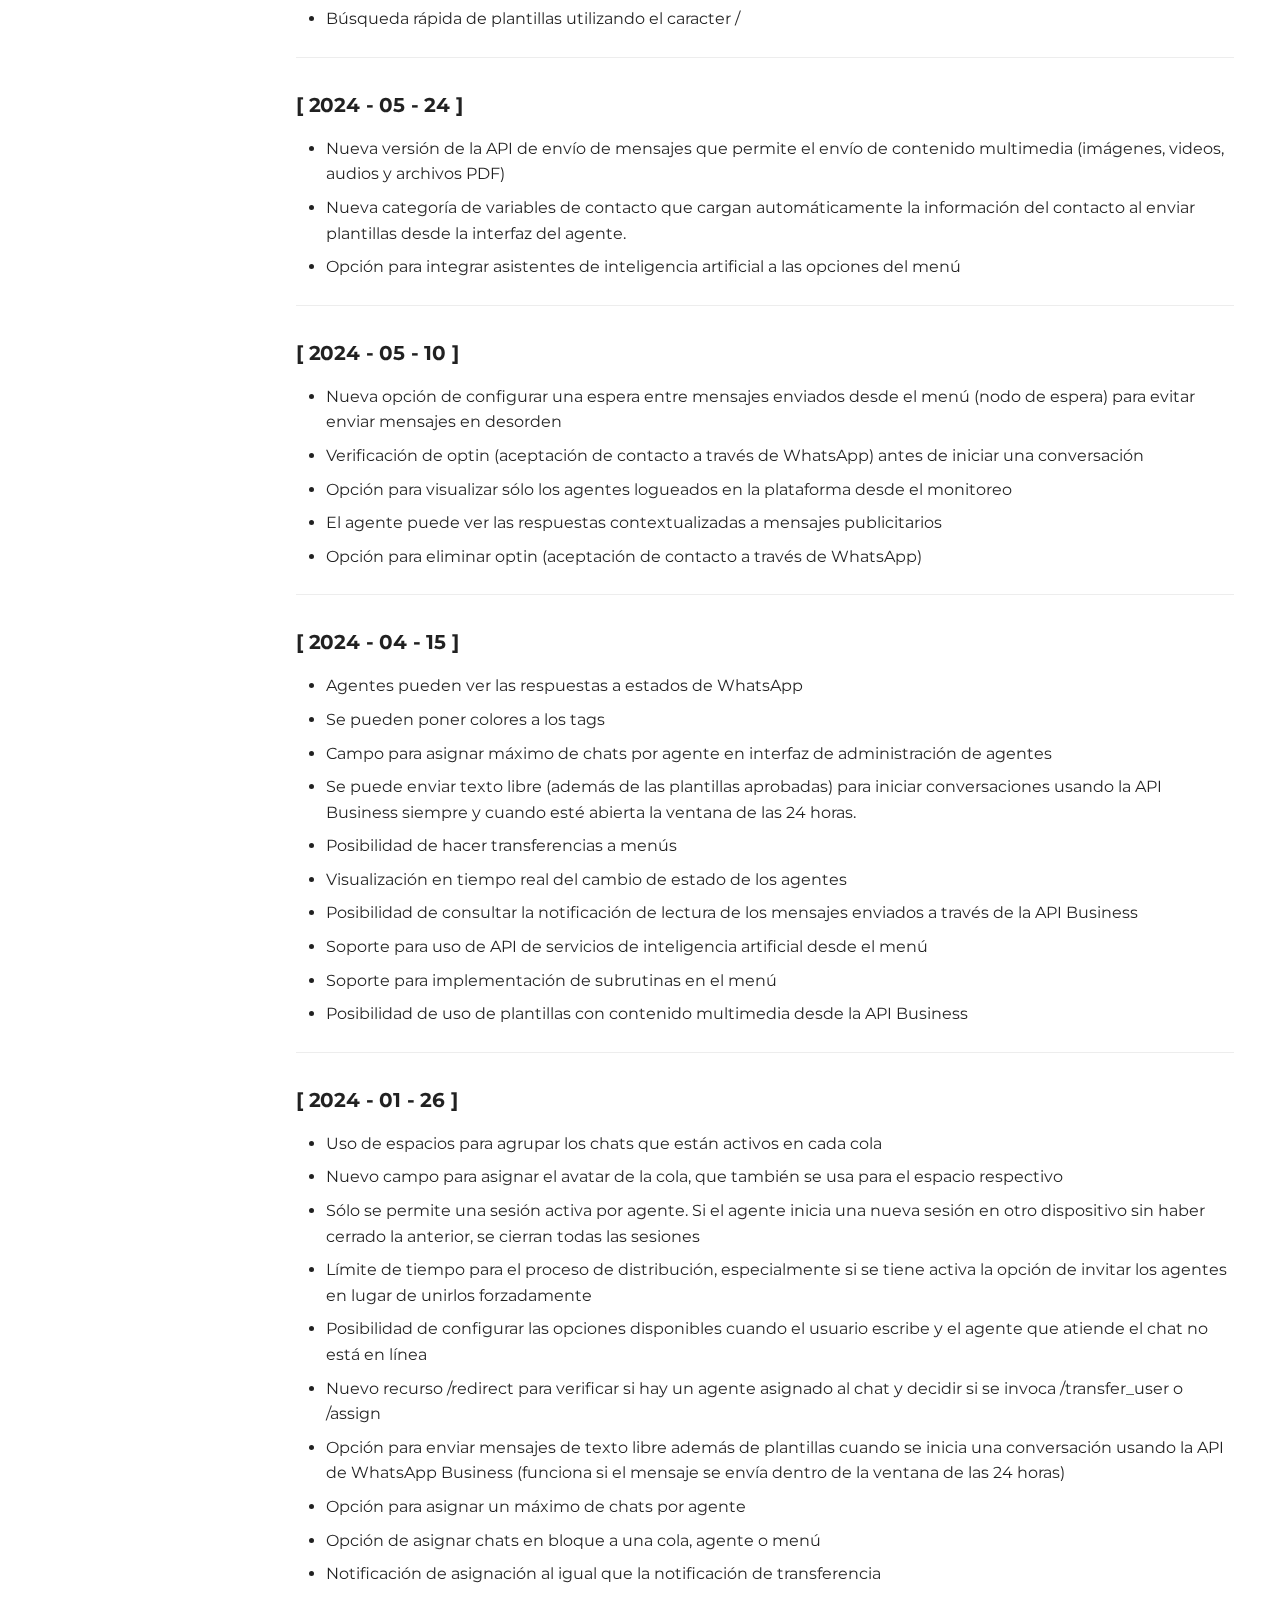
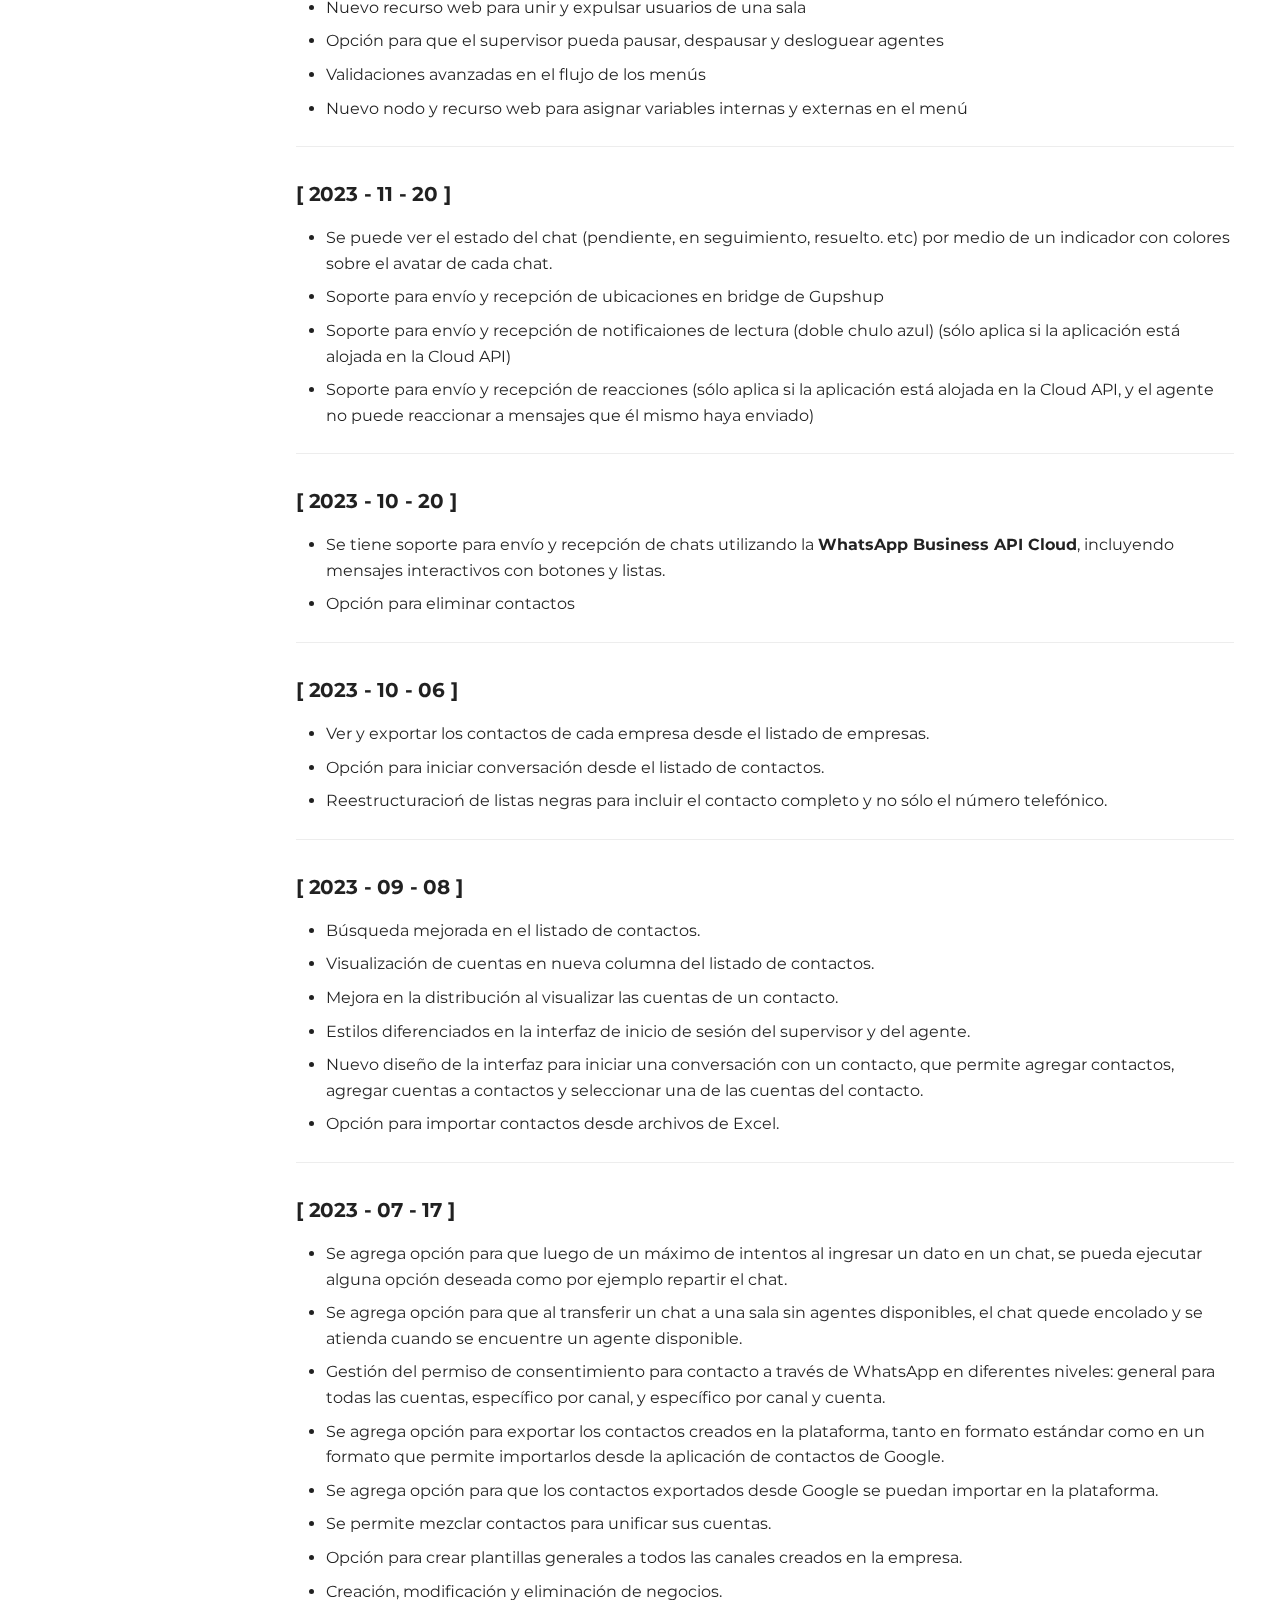
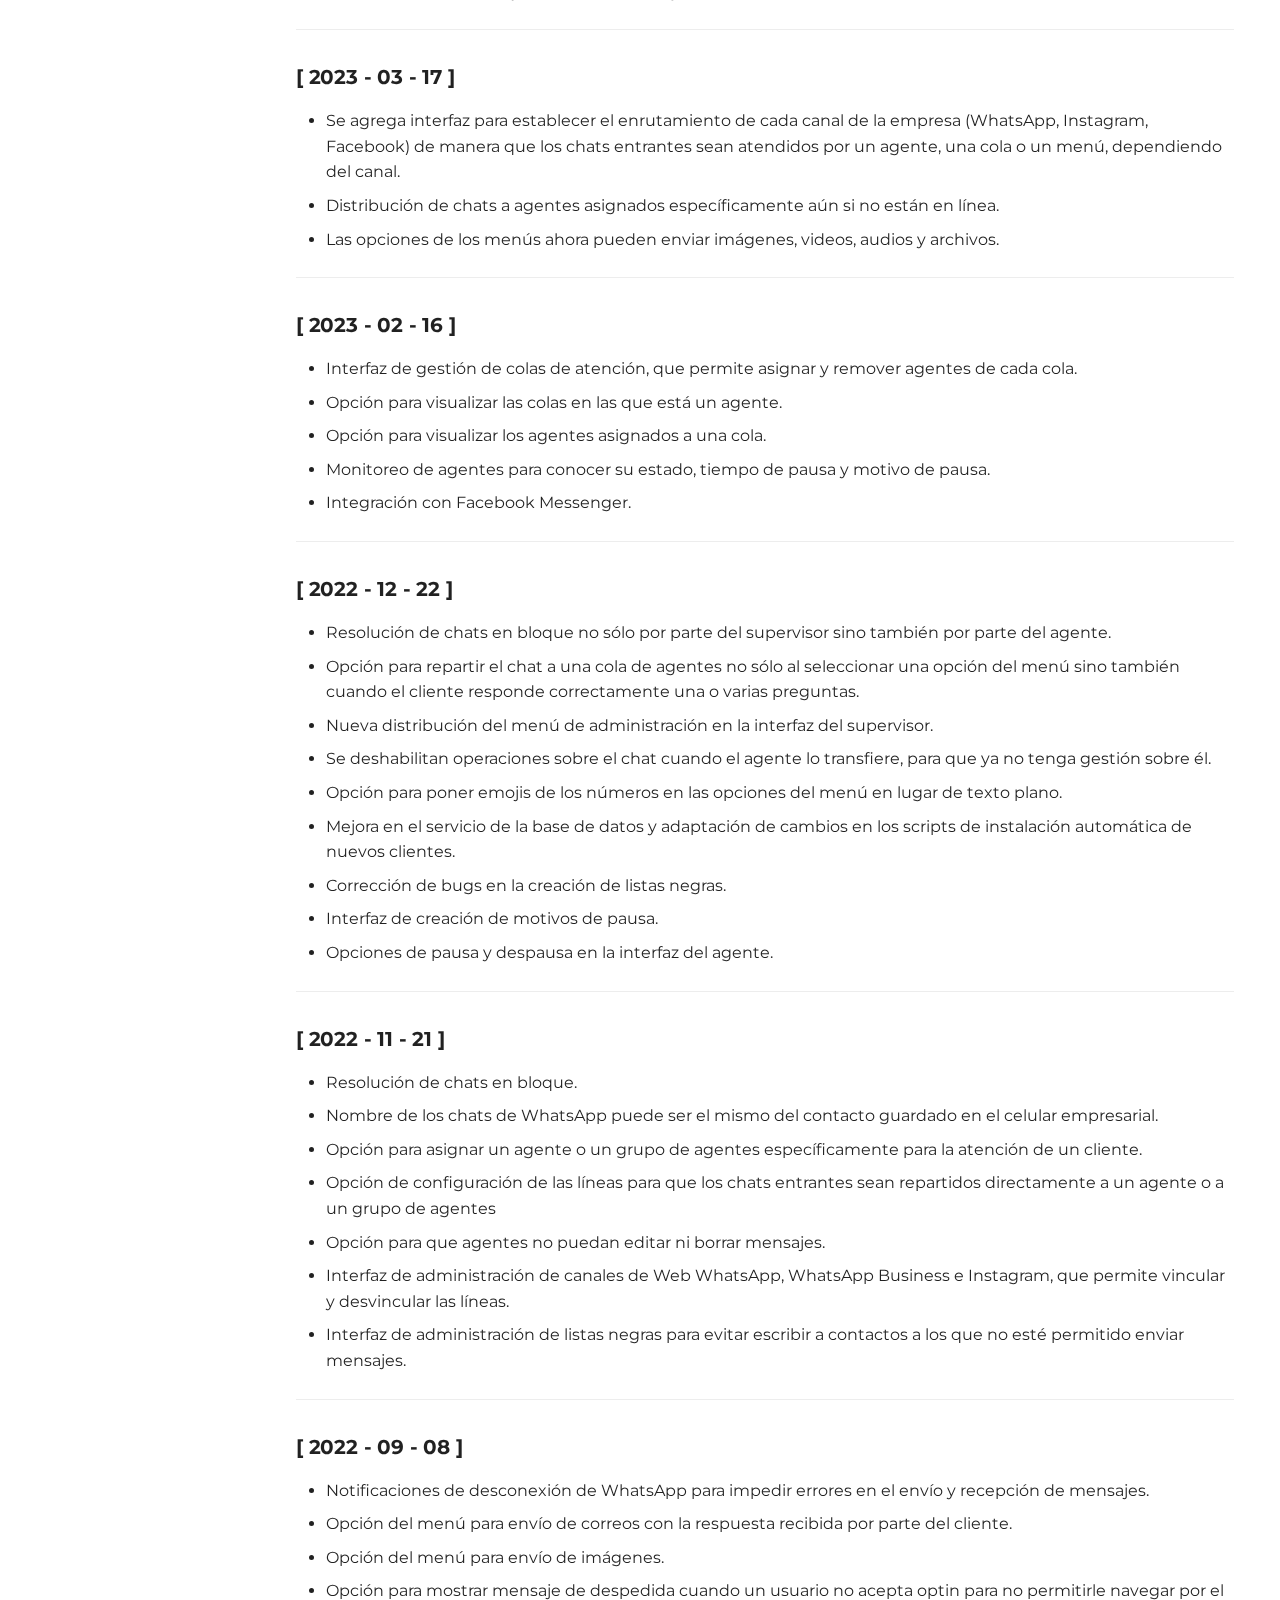
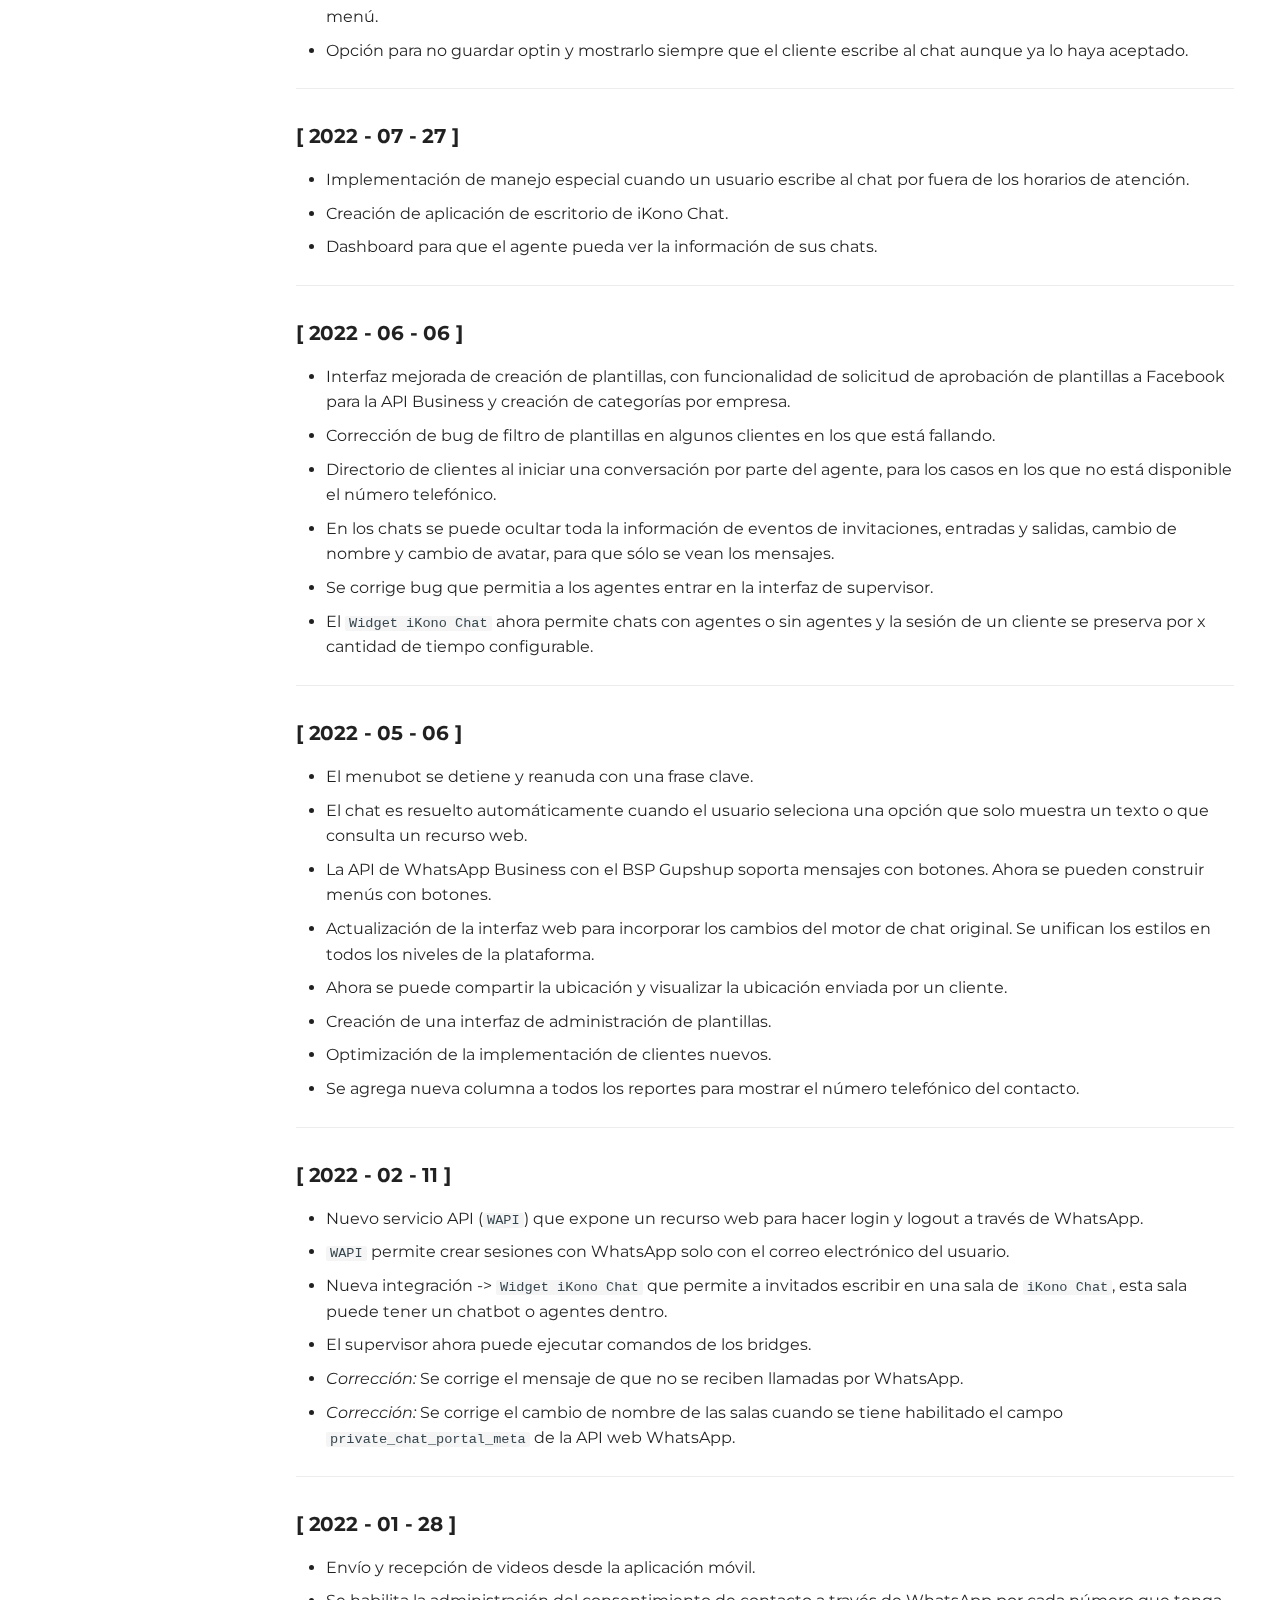
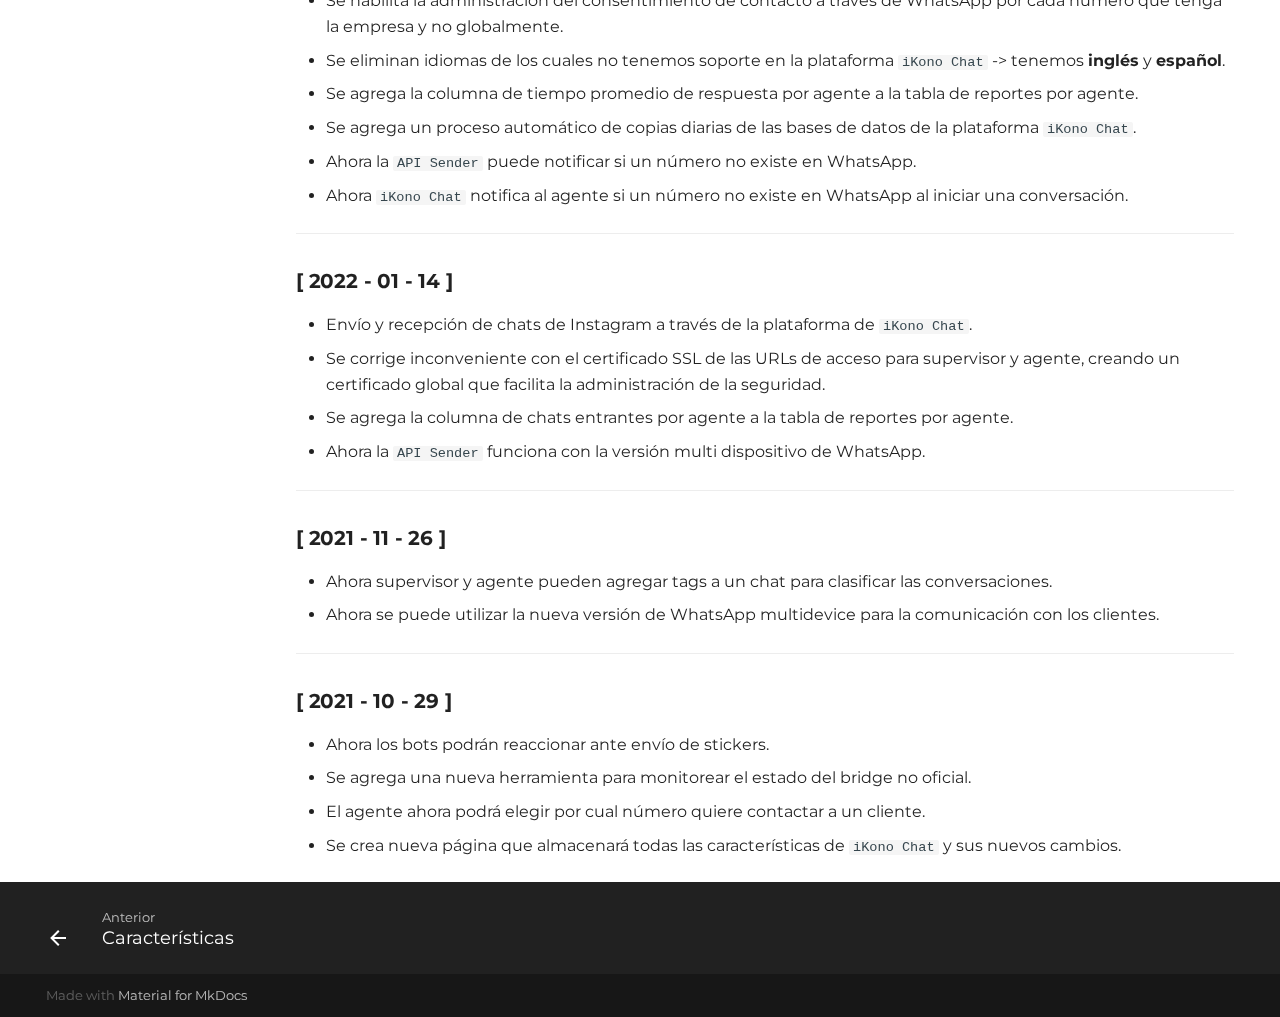
<file: changelog/index.html>
<!doctype html>
<html lang="es" class="no-js">
  <head>
    
      <meta charset="utf-8">
      <meta name="viewport" content="width=device-width,initial-scale=1">
      
        <meta name="description" content="En esta página web encontrarás más información relacionada con el proyecto iKono Chat y una lista de todas sus características.">
      
      
      
        <meta name="author" content="Alejandro Herrera">
      
      
        <link rel="canonical" href="https://changelog.ikono.net.co/changelog/">
      
      <link rel="icon" href="../assets/images/favicon.png">
      <meta name="generator" content="mkdocs-1.4.2, mkdocs-material-7.3.4">
    
    
      
        <title>Changelog - Características de iKono Chat</title>
      
    
    
      <link rel="stylesheet" href="../assets/stylesheets/main.db9e7362.min.css">
      
        
        <link rel="stylesheet" href="../assets/stylesheets/palette.3f5d1f46.min.css">
        
      
    
    
    
      
        
        <link rel="preconnect" href="https://fonts.gstatic.com" crossorigin>
        <link rel="stylesheet" href="https://fonts.googleapis.com/css?family=montserrat:300,400,400i,700%7C&display=fallback">
        <style>:root{--md-text-font-family:"montserrat";--md-code-font-family:""}</style>
      
    
    
    
      <link rel="stylesheet" href="../stylesheets/extra.css">
    
    
      


    
    
  </head>
  
  
    
    
      
    
    
    
    
    <body dir="ltr" data-md-color-scheme="ikono" data-md-color-primary="" data-md-color-accent="">
  
    
    <script>function __prefix(e){return new URL("..",location).pathname+"."+e}function __get(e,t=localStorage){return JSON.parse(t.getItem(__prefix(e)))}</script>
    
      <script>var palette=__get("__palette");if(null!==palette&&"object"==typeof palette.color)for(var key in palette.color)document.body.setAttribute("data-md-color-"+key,palette.color[key])</script>
    
    <input class="md-toggle" data-md-toggle="drawer" type="checkbox" id="__drawer" autocomplete="off">
    <input class="md-toggle" data-md-toggle="search" type="checkbox" id="__search" autocomplete="off">
    <label class="md-overlay" for="__drawer"></label>
    <div data-md-component="skip">
      
        
        <a href="#2025-01-22" class="md-skip">
          Saltar a contenido
        </a>
      
    </div>
    <div data-md-component="announce">
      
    </div>
    
      

<header class="md-header" data-md-component="header">
  <nav class="md-header__inner md-grid" aria-label="Cabecera">
    <a href=".." title="Características de iKono Chat" class="md-header__button md-logo" aria-label="Características de iKono Chat" data-md-component="logo">
      
  <img src="../assets/logo.png" alt="logo">

    </a>
    <label class="md-header__button md-icon" for="__drawer">
      <svg xmlns="http://www.w3.org/2000/svg" viewBox="0 0 24 24"><path d="M3 6h18v2H3V6m0 5h18v2H3v-2m0 5h18v2H3v-2z"/></svg>
    </label>
    <div class="md-header__title" data-md-component="header-title">
      <div class="md-header__ellipsis">
        <div class="md-header__topic">
          <span class="md-ellipsis">
            Características de iKono Chat
          </span>
        </div>
        <div class="md-header__topic" data-md-component="header-topic">
          <span class="md-ellipsis">
            
              Changelog
            
          </span>
        </div>
      </div>
    </div>
    
      <form class="md-header__option" data-md-component="palette">
        
          
          
          <input class="md-option" data-md-color-media="(prefers-color-scheme: light)" data-md-color-scheme="ikono" data-md-color-primary="" data-md-color-accent=""  aria-label="Switch to dark mode"  type="radio" name="__palette" id="__palette_1">
          
            <label class="md-header__button md-icon" title="Switch to dark mode" for="__palette_2" hidden>
              <svg xmlns="http://www.w3.org/2000/svg" viewBox="0 0 24 24"><path d="m17.75 4.09-2.53 1.94.91 3.06-2.63-1.81-2.63 1.81.91-3.06-2.53-1.94L12.44 4l1.06-3 1.06 3 3.19.09m3.5 6.91-1.64 1.25.59 1.98-1.7-1.17-1.7 1.17.59-1.98L15.75 11l2.06-.05L18.5 9l.69 1.95 2.06.05m-2.28 4.95c.83-.08 1.72 1.1 1.19 1.85-.32.45-.66.87-1.08 1.27C15.17 23 8.84 23 4.94 19.07c-3.91-3.9-3.91-10.24 0-14.14.4-.4.82-.76 1.27-1.08.75-.53 1.93.36 1.85 1.19-.27 2.86.69 5.83 2.89 8.02a9.96 9.96 0 0 0 8.02 2.89m-1.64 2.02a12.08 12.08 0 0 1-7.8-3.47c-2.17-2.19-3.33-5-3.49-7.82-2.81 3.14-2.7 7.96.31 10.98 3.02 3.01 7.84 3.12 10.98.31z"/></svg>
            </label>
          
        
          
          
          <input class="md-option" data-md-color-media="(prefers-color-scheme: dark)" data-md-color-scheme="slate" data-md-color-primary="" data-md-color-accent=""  aria-label="Switch to light mode"  type="radio" name="__palette" id="__palette_2">
          
            <label class="md-header__button md-icon" title="Switch to light mode" for="__palette_1" hidden>
              <svg xmlns="http://www.w3.org/2000/svg" viewBox="0 0 24 24"><path d="M12 7a5 5 0 0 1 5 5 5 5 0 0 1-5 5 5 5 0 0 1-5-5 5 5 0 0 1 5-5m0 2a3 3 0 0 0-3 3 3 3 0 0 0 3 3 3 3 0 0 0 3-3 3 3 0 0 0-3-3m0-7 2.39 3.42C13.65 5.15 12.84 5 12 5c-.84 0-1.65.15-2.39.42L12 2M3.34 7l4.16-.35A7.2 7.2 0 0 0 5.94 8.5c-.44.74-.69 1.5-.83 2.29L3.34 7m.02 10 1.76-3.77a7.131 7.131 0 0 0 2.38 4.14L3.36 17M20.65 7l-1.77 3.79a7.023 7.023 0 0 0-2.38-4.15l4.15.36m-.01 10-4.14.36c.59-.51 1.12-1.14 1.54-1.86.42-.73.69-1.5.83-2.29L20.64 17M12 22l-2.41-3.44c.74.27 1.55.44 2.41.44.82 0 1.63-.17 2.37-.44L12 22z"/></svg>
            </label>
          
        
      </form>
    
    
    
      <label class="md-header__button md-icon" for="__search">
        <svg xmlns="http://www.w3.org/2000/svg" viewBox="0 0 24 24"><path d="M9.5 3A6.5 6.5 0 0 1 16 9.5c0 1.61-.59 3.09-1.56 4.23l.27.27h.79l5 5-1.5 1.5-5-5v-.79l-.27-.27A6.516 6.516 0 0 1 9.5 16 6.5 6.5 0 0 1 3 9.5 6.5 6.5 0 0 1 9.5 3m0 2C7 5 5 7 5 9.5S7 14 9.5 14 14 12 14 9.5 12 5 9.5 5z"/></svg>
      </label>
      
<div class="md-search" data-md-component="search" role="dialog">
  <label class="md-search__overlay" for="__search"></label>
  <div class="md-search__inner" role="search">
    <form class="md-search__form" name="search">
      <input type="text" class="md-search__input" name="query" aria-label="Búsqueda" placeholder="Búsqueda" autocapitalize="off" autocorrect="off" autocomplete="off" spellcheck="false" data-md-component="search-query" required>
      <label class="md-search__icon md-icon" for="__search">
        <svg xmlns="http://www.w3.org/2000/svg" viewBox="0 0 24 24"><path d="M9.5 3A6.5 6.5 0 0 1 16 9.5c0 1.61-.59 3.09-1.56 4.23l.27.27h.79l5 5-1.5 1.5-5-5v-.79l-.27-.27A6.516 6.516 0 0 1 9.5 16 6.5 6.5 0 0 1 3 9.5 6.5 6.5 0 0 1 9.5 3m0 2C7 5 5 7 5 9.5S7 14 9.5 14 14 12 14 9.5 12 5 9.5 5z"/></svg>
        <svg xmlns="http://www.w3.org/2000/svg" viewBox="0 0 24 24"><path d="M20 11v2H8l5.5 5.5-1.42 1.42L4.16 12l7.92-7.92L13.5 5.5 8 11h12z"/></svg>
      </label>
      <nav class="md-search__options" aria-label="Search">
        
        <button type="reset" class="md-search__icon md-icon" aria-label="Limpiar" tabindex="-1">
          <svg xmlns="http://www.w3.org/2000/svg" viewBox="0 0 24 24"><path d="M19 6.41 17.59 5 12 10.59 6.41 5 5 6.41 10.59 12 5 17.59 6.41 19 12 13.41 17.59 19 19 17.59 13.41 12 19 6.41z"/></svg>
        </button>
      </nav>
      
    </form>
    <div class="md-search__output">
      <div class="md-search__scrollwrap" data-md-scrollfix>
        <div class="md-search-result" data-md-component="search-result">
          <div class="md-search-result__meta">
            Inicializando búsqueda
          </div>
          <ol class="md-search-result__list"></ol>
        </div>
      </div>
    </div>
  </div>
</div>
    
    
  </nav>
  
</header>
    
    <div class="md-container" data-md-component="container">
      
      
        
          
        
      
      <main class="md-main" data-md-component="main">
        <div class="md-main__inner md-grid">
          
            
              
              <div class="md-sidebar md-sidebar--primary" data-md-component="sidebar" data-md-type="navigation" >
                <div class="md-sidebar__scrollwrap">
                  <div class="md-sidebar__inner">
                    


  

<nav class="md-nav md-nav--primary md-nav--integrated" aria-label="Navegación" data-md-level="0">
  <label class="md-nav__title" for="__drawer">
    <a href=".." title="Características de iKono Chat" class="md-nav__button md-logo" aria-label="Características de iKono Chat" data-md-component="logo">
      
  <img src="../assets/logo.png" alt="logo">

    </a>
    Características de iKono Chat
  </label>
  
  <ul class="md-nav__list" data-md-scrollfix>
    
      
      
      

  
  
  
    <li class="md-nav__item">
      <a href=".." class="md-nav__link">
        Características
      </a>
    </li>
  

    
      
      
      

  
  
    
  
  
    <li class="md-nav__item md-nav__item--active">
      
      <input class="md-nav__toggle md-toggle" data-md-toggle="toc" type="checkbox" id="__toc">
      
      
      
        <label class="md-nav__link md-nav__link--active" for="__toc">
          Changelog
          <span class="md-nav__icon md-icon"></span>
        </label>
      
      <a href="./" class="md-nav__link md-nav__link--active">
        Changelog
      </a>
      
        
<nav class="md-nav md-nav--secondary" aria-label="Tabla de contenidos">
  
  
  
  
    <label class="md-nav__title" for="__toc">
      <span class="md-nav__icon md-icon"></span>
      Tabla de contenidos
    </label>
    <ul class="md-nav__list" data-md-component="toc" data-md-scrollfix>
      
        <li class="md-nav__item">
  <a href="#2025-01-22" class="md-nav__link">
    [ 2025 - 01 - 22 ]
  </a>
  
</li>
      
        <li class="md-nav__item">
  <a href="#2024-10-11" class="md-nav__link">
    [ 2024 - 10 - 11 ]
  </a>
  
</li>
      
        <li class="md-nav__item">
  <a href="#2024-08-30" class="md-nav__link">
    [ 2024 - 08 - 30 ]
  </a>
  
</li>
      
        <li class="md-nav__item">
  <a href="#2024-07-05" class="md-nav__link">
    [ 2024 - 07 - 05 ]
  </a>
  
</li>
      
        <li class="md-nav__item">
  <a href="#2024-05-24" class="md-nav__link">
    [ 2024 - 05 - 24 ]
  </a>
  
</li>
      
        <li class="md-nav__item">
  <a href="#2024-05-10" class="md-nav__link">
    [ 2024 - 05 - 10 ]
  </a>
  
</li>
      
        <li class="md-nav__item">
  <a href="#2024-04-15" class="md-nav__link">
    [ 2024 - 04 - 15 ]
  </a>
  
</li>
      
        <li class="md-nav__item">
  <a href="#2024-01-26" class="md-nav__link">
    [ 2024 - 01 - 26 ]
  </a>
  
</li>
      
        <li class="md-nav__item">
  <a href="#2023-11-20" class="md-nav__link">
    [ 2023 - 11 - 20 ]
  </a>
  
</li>
      
        <li class="md-nav__item">
  <a href="#2023-10-20" class="md-nav__link">
    [ 2023 - 10 - 20 ]
  </a>
  
</li>
      
        <li class="md-nav__item">
  <a href="#2023-10-06" class="md-nav__link">
    [ 2023 - 10 - 06 ]
  </a>
  
</li>
      
        <li class="md-nav__item">
  <a href="#2023-09-08" class="md-nav__link">
    [ 2023 - 09 - 08 ]
  </a>
  
</li>
      
        <li class="md-nav__item">
  <a href="#2023-07-17" class="md-nav__link">
    [ 2023 - 07 - 17 ]
  </a>
  
</li>
      
        <li class="md-nav__item">
  <a href="#2023-03-17" class="md-nav__link">
    [ 2023 - 03 - 17 ]
  </a>
  
</li>
      
        <li class="md-nav__item">
  <a href="#2023-02-16" class="md-nav__link">
    [ 2023 - 02 - 16 ]
  </a>
  
</li>
      
        <li class="md-nav__item">
  <a href="#2022-12-22" class="md-nav__link">
    [ 2022 - 12 - 22 ]
  </a>
  
</li>
      
        <li class="md-nav__item">
  <a href="#2022-11-21" class="md-nav__link">
    [ 2022 - 11 - 21 ]
  </a>
  
</li>
      
        <li class="md-nav__item">
  <a href="#2022-09-08" class="md-nav__link">
    [ 2022 - 09 - 08 ]
  </a>
  
</li>
      
        <li class="md-nav__item">
  <a href="#2022-07-27" class="md-nav__link">
    [ 2022 - 07 - 27 ]
  </a>
  
</li>
      
        <li class="md-nav__item">
  <a href="#2022-06-06" class="md-nav__link">
    [ 2022 - 06 - 06 ]
  </a>
  
</li>
      
        <li class="md-nav__item">
  <a href="#2022-05-06" class="md-nav__link">
    [ 2022 - 05 - 06 ]
  </a>
  
</li>
      
        <li class="md-nav__item">
  <a href="#2022-02-11" class="md-nav__link">
    [ 2022 - 02 - 11 ]
  </a>
  
</li>
      
        <li class="md-nav__item">
  <a href="#2022-01-28" class="md-nav__link">
    [ 2022 - 01 - 28 ]
  </a>
  
</li>
      
        <li class="md-nav__item">
  <a href="#2022-01-14" class="md-nav__link">
    [ 2022 - 01 - 14 ]
  </a>
  
</li>
      
        <li class="md-nav__item">
  <a href="#2021-11-26" class="md-nav__link">
    [ 2021 - 11 - 26 ]
  </a>
  
</li>
      
        <li class="md-nav__item">
  <a href="#2021-10-29" class="md-nav__link">
    [ 2021 - 10 - 29 ]
  </a>
  
</li>
      
    </ul>
  
</nav>
      
    </li>
  

    
  </ul>
</nav>
                  </div>
                </div>
              </div>
            
            
          
          <div class="md-content" data-md-component="content">
            <article class="md-content__inner md-typeset">
              
                
                
                  <h1>Changelog</h1>
                
                <h3 id="2025-01-22"><strong>[ 2025 - 01 - 22 ]</strong></h3>
<ul>
<li>Nuevos filtros de fechas en reportes que se conservan para todos los dashboards</li>
<li>Dashboard de nivel de servicio y dashboard mensual</li>
<li>Soporte multimedia para asistentes de Chat GPT</li>
<li>Procesador de entradas del usuario en el menú para no tener que digitar exactamente el número de la opción. Opción para configurar un asistente que reconozca las entradas</li>
<li>Soporte para flujos de WhatsApp</li>
<li>Explorador de secciones en interfaz de administración de menús y opción para maximizar el espacio de trabajo de edición de flujos de menús.</li>
<li>Interfaz de despliegue y eliminación de clientes nuevos</li>
</ul>
<hr />
<h3 id="2024-10-11"><strong>[ 2024 - 10 - 11 ]</strong></h3>
<ul>
<li>Nueva distribución del menú de opciones de administración</li>
<li>Interfaz de administración de etiquetas/espacios</li>
<li>Al editar etiquetas se actualiza el color y el nombre de la etiqueta en todos los chats etiquetados</li>
<li>Los grupos de WhastApp están en una sección diferenciada del listado de chats</li>
<li>El agente puede ver los miembros de las salas (sólo puede ver agentes y clientes)</li>
<li>Interfaz de administración de campañas y subcampañas</li>
<li>Se puede asignar una campaña y subcampaña por defecto a cada agente</li>
<li>Se puede seleccionar una campaña y subcampaña al iniciar conversación para ver estos datos en los reportes</li>
<li>Los flujos de los menús se pueden dividir en secciones cuando son muy grandes</li>
<li>Ya no se desaparecen los mensajes que el cliente elimina desde WhatsApp</li>
</ul>
<hr />
<h3 id="2024-08-30"><strong>[ 2024 - 08 - 30 ]</strong></h3>
<ul>
<li>Nuevo reporte de detalle de pausas</li>
<li>Nuevo reporte de total de chats entrantes por cada canal</li>
<li>Nuevo reporte de total de chats por campaña y subcampaña</li>
<li>Nombre personalizado en cada nodo de la interfaz de administración de menús</li>
<li>Listado de agentes en el nodo de invitación de usuarios en la interfaz de administración de menús</li>
<li>Nuevo nodo de correo electrónico y asistente de inteligencia artificial en la interfaz de administración de menús</li>
<li>Interfaz para construir menús con botones</li>
<li>Posibilidad de gestionar los grupos de WhatsApp desde la interfaz de agente y supervisor</li>
<li>Interfaz de tipificación de conversaciones</li>
<li>Búsqueda mejorada para obtener más de 50 salas como resultado del filtro de la búsqueda</li>
</ul>
<hr />
<h3 id="2024-07-05"><strong>[ 2024 - 07 - 05 ]</strong></h3>
<ul>
<li>Se agrega campaña y subcampaña a cada conversación para tener más opciones de generación de reportes</li>
<li>Interfaz de creación de plantillas con imágenes, videos, audios y/o archivos PDF embebidos en el mensaje</li>
<li>Campo de tiempo de primera respuesta del agente desde que se une al chat</li>
<li>campo de tiempo de primera respuesta del agente desde que el chat entra a la cola</li>
<li>Búsqueda rápida de plantillas utilizando el caracter /</li>
</ul>
<hr />
<h3 id="2024-05-24"><strong>[ 2024 - 05 - 24 ]</strong></h3>
<ul>
<li>Nueva versión de la API de envío de mensajes que permite el envío de contenido multimedia (imágenes, videos, audios y archivos PDF)</li>
<li>Nueva categoría de variables de contacto que cargan automáticamente la información del contacto al enviar plantillas desde la interfaz del agente.</li>
<li>Opción para integrar asistentes de inteligencia artificial a las opciones del menú</li>
</ul>
<hr />
<h3 id="2024-05-10"><strong>[ 2024 - 05 - 10 ]</strong></h3>
<ul>
<li>Nueva opción de configurar una espera entre mensajes enviados desde el menú (nodo de espera) para evitar enviar mensajes en desorden</li>
<li>Verificación de optin (aceptación de contacto a través de WhatsApp) antes de iniciar una conversación</li>
<li>Opción para visualizar sólo los agentes logueados en la plataforma desde el monitoreo</li>
<li>El agente puede ver las respuestas contextualizadas a mensajes publicitarios</li>
<li>Opción para eliminar optin (aceptación de contacto a través de WhatsApp)</li>
</ul>
<hr />
<h3 id="2024-04-15"><strong>[ 2024 - 04 - 15 ]</strong></h3>
<ul>
<li>Agentes pueden ver las respuestas a estados de WhatsApp</li>
<li>Se pueden poner colores a los tags</li>
<li>Campo para asignar máximo de chats por agente en interfaz de administración de agentes</li>
<li>Se puede enviar texto libre (además de las plantillas aprobadas) para iniciar conversaciones usando la API Business siempre y cuando esté abierta la ventana de las 24 horas.</li>
<li>Posibilidad de hacer transferencias a menús</li>
<li>Visualización en tiempo real del cambio de estado de los agentes</li>
<li>Posibilidad de consultar la notificación de lectura de los mensajes enviados a través de la API Business</li>
<li>Soporte para uso de API de servicios de inteligencia artificial desde el menú</li>
<li>Soporte para implementación de subrutinas en el menú</li>
<li>Posibilidad de uso de plantillas con contenido multimedia desde la API Business</li>
</ul>
<hr />
<h3 id="2024-01-26"><strong>[ 2024 - 01 - 26 ]</strong></h3>
<ul>
<li>Uso de espacios para agrupar los chats que están activos en cada cola</li>
<li>Nuevo campo para asignar el avatar de la cola, que también se usa para el espacio respectivo</li>
<li>Sólo se permite una sesión activa por agente. Si el agente inicia una nueva sesión en otro dispositivo sin haber cerrado la anterior, se cierran todas las sesiones</li>
<li>Límite de tiempo para el proceso de distribución, especialmente si se tiene activa la opción de invitar los agentes en lugar de unirlos forzadamente</li>
<li>Posibilidad de configurar las opciones disponibles cuando el usuario escribe y el agente que atiende el chat no está en línea</li>
<li>Nuevo recurso /redirect para verificar si hay un agente asignado al chat y decidir si se invoca /transfer_user o /assign</li>
<li>Opción para enviar mensajes de texto libre además de plantillas cuando se inicia una conversación usando la API de WhatsApp Business (funciona si el mensaje se envía dentro de la ventana de las 24 horas)</li>
<li>Opción para asignar un máximo de chats por agente</li>
<li>Opción de asignar chats en bloque a una cola, agente o menú</li>
<li>Notificación de asignación al igual que la notificación de transferencia</li>
<li>Nuevo recurso web para unir y expulsar usuarios de una sala</li>
<li>Opción para que el supervisor pueda pausar, despausar y desloguear agentes</li>
<li>Validaciones avanzadas en el flujo de los menús</li>
<li>Nuevo nodo y recurso web para asignar variables internas y externas en el menú</li>
</ul>
<hr />
<h3 id="2023-11-20"><strong>[ 2023 - 11 - 20 ]</strong></h3>
<ul>
<li>Se puede ver el estado del chat (pendiente, en seguimiento, resuelto. etc) por medio de un indicador con colores sobre el avatar de cada chat.</li>
<li>Soporte para envío y recepción de ubicaciones en bridge de Gupshup</li>
<li>Soporte para envío y recepción de notificaiones de lectura (doble chulo azul) (sólo aplica si la aplicación está alojada en la Cloud API)</li>
<li>Soporte para envío y recepción de reacciones (sólo aplica si la aplicación está alojada en la Cloud API, y el agente no puede reaccionar a mensajes que él mismo haya enviado)</li>
</ul>
<hr />
<h3 id="2023-10-20"><strong>[ 2023 - 10 - 20 ]</strong></h3>
<ul>
<li>Se tiene soporte para envío y recepción de chats utilizando la <strong>WhatsApp Business API Cloud</strong>, incluyendo mensajes interactivos con botones y listas.</li>
<li>Opción para eliminar contactos</li>
</ul>
<hr />
<h3 id="2023-10-06"><strong>[ 2023 - 10 - 06 ]</strong></h3>
<ul>
<li>Ver y exportar los contactos de cada empresa desde el listado de empresas.</li>
<li>Opción para iniciar conversación desde el listado de contactos.</li>
<li>Reestructuracioń de listas negras para incluir el contacto completo y no sólo el número telefónico.</li>
</ul>
<hr />
<h3 id="2023-09-08"><strong>[ 2023 - 09 - 08 ]</strong></h3>
<ul>
<li>Búsqueda mejorada en el listado de contactos.</li>
<li>Visualización de cuentas en nueva columna del listado de contactos.</li>
<li>Mejora en la distribución al visualizar las cuentas de un contacto.</li>
<li>Estilos diferenciados en la interfaz de inicio de sesión del supervisor y del agente.</li>
<li>Nuevo diseño de la interfaz para iniciar una conversación con un contacto, que permite agregar contactos, agregar cuentas a contactos y seleccionar una de las cuentas del contacto.</li>
<li>Opción para importar contactos desde archivos de Excel.</li>
</ul>
<hr />
<h3 id="2023-07-17"><strong>[ 2023 - 07 - 17 ]</strong></h3>
<ul>
<li>Se agrega opción para que luego de un máximo de intentos al ingresar un dato en un chat, se pueda ejecutar alguna opción deseada como por ejemplo repartir el chat.</li>
<li>Se agrega opción para que al transferir un chat a una sala sin agentes disponibles, el chat quede encolado y se atienda cuando se encuentre un agente disponible.</li>
<li>Gestión del permiso de consentimiento para contacto a través de WhatsApp en diferentes niveles: general para todas las cuentas, específico por canal, y específico por canal y cuenta.</li>
<li>Se agrega opción para exportar los contactos creados en la plataforma, tanto en formato estándar como en un formato que permite importarlos desde la aplicación de contactos de Google.</li>
<li>Se agrega opción para que los contactos exportados desde Google se puedan importar en la plataforma.</li>
<li>Se permite mezclar contactos para unificar sus cuentas.</li>
<li>Opción para crear plantillas generales a todos las canales creados en la empresa.</li>
<li>Creación, modificación y eliminación de negocios.</li>
</ul>
<hr />
<h3 id="2023-03-17"><strong>[ 2023 - 03 - 17 ]</strong></h3>
<ul>
<li>Se agrega interfaz para establecer el enrutamiento de cada canal de la empresa (WhatsApp, Instagram, Facebook) de manera que los chats entrantes sean atendidos por un agente, una cola o un menú, dependiendo del canal.</li>
<li>Distribución de chats a agentes asignados específicamente aún si no están en línea.</li>
<li>Las opciones de los menús ahora pueden enviar imágenes, videos, audios y archivos.</li>
</ul>
<hr />
<h3 id="2023-02-16"><strong>[ 2023 - 02 - 16 ]</strong></h3>
<ul>
<li>Interfaz de gestión de colas de atención, que permite asignar y remover agentes de cada cola.</li>
<li>Opción para visualizar las colas en las que está un agente.</li>
<li>Opción para visualizar los agentes asignados a una cola.</li>
<li>Monitoreo de agentes para conocer su estado, tiempo de pausa y motivo de pausa.</li>
<li>Integración con Facebook Messenger.</li>
</ul>
<hr />
<h3 id="2022-12-22"><strong>[ 2022 - 12 - 22 ]</strong></h3>
<ul>
<li>Resolución de chats en bloque no sólo por parte del supervisor sino también por parte del agente.</li>
<li>Opción para repartir el chat a una cola de agentes no sólo al seleccionar una opción del menú sino también cuando el cliente responde correctamente una o varias preguntas.</li>
<li>Nueva distribución del menú de administración en la interfaz del supervisor.</li>
<li>Se deshabilitan operaciones sobre el chat cuando el agente lo transfiere, para que ya no tenga gestión sobre él.</li>
<li>Opción para poner emojis de los números en las opciones del menú en lugar de texto plano.</li>
<li>Mejora en el servicio de la base de datos y adaptación de cambios en los scripts de instalación automática de nuevos clientes.</li>
<li>Corrección de bugs en la creación de listas negras.</li>
<li>Interfaz de creación de motivos de pausa.</li>
<li>Opciones de pausa y despausa en la interfaz del agente.</li>
</ul>
<hr />
<h3 id="2022-11-21"><strong>[ 2022 - 11 - 21 ]</strong></h3>
<ul>
<li>Resolución de chats en bloque.</li>
<li>Nombre de los chats de WhatsApp puede ser el mismo del contacto guardado en el celular empresarial.</li>
<li>Opción para asignar un agente o un grupo de agentes específicamente para la atención de un cliente.</li>
<li>Opción de configuración de las líneas para que los chats entrantes sean repartidos directamente a un agente o a un grupo de agentes</li>
<li>Opción para que agentes no puedan editar ni borrar mensajes.</li>
<li>Interfaz de administración de canales de Web WhatsApp, WhatsApp Business e Instagram, que permite vincular y desvincular las líneas.</li>
<li>Interfaz de administración de listas negras para evitar escribir a contactos a los que no esté permitido enviar mensajes.</li>
</ul>
<hr />
<h3 id="2022-09-08"><strong>[ 2022 - 09 - 08 ]</strong></h3>
<ul>
<li>Notificaciones de desconexión de WhatsApp para impedir errores en el envío y recepción de mensajes.</li>
<li>Opción del menú para envío de correos con la respuesta recibida por parte del cliente.</li>
<li>Opción del menú para envío de imágenes.</li>
<li>Opción para mostrar mensaje de despedida cuando un usuario no acepta optin para no permitirle navegar por el menú.</li>
<li>Opción para no guardar optin y mostrarlo siempre que el cliente escribe al chat aunque ya lo haya aceptado.</li>
</ul>
<hr />
<h3 id="2022-07-27"><strong>[ 2022 - 07 - 27 ]</strong></h3>
<ul>
<li>Implementación de manejo especial cuando un usuario escribe al chat por fuera de los horarios de atención.</li>
<li>Creación de aplicación de escritorio de iKono Chat.</li>
<li>Dashboard para que el agente pueda ver la información de sus chats.</li>
</ul>
<hr />
<h3 id="2022-06-06"><strong>[ 2022 - 06 - 06 ]</strong></h3>
<ul>
<li>Interfaz mejorada de creación de plantillas, con funcionalidad de solicitud de aprobación de plantillas a Facebook para la API Business y creación de categorías por empresa.</li>
<li>Corrección de bug de filtro de plantillas en algunos clientes en los que está fallando.</li>
<li>Directorio de clientes al iniciar una conversación por parte del agente, para los casos en los que no está disponible el número telefónico.</li>
<li>En los chats se puede ocultar toda la información de eventos de invitaciones, entradas y salidas, cambio de nombre y cambio de avatar, para que sólo se vean los mensajes.</li>
<li>Se corrige bug que permitia a los agentes entrar en la interfaz de supervisor.</li>
<li>El <code>Widget iKono Chat</code> ahora permite chats con agentes o sin agentes y la sesión de un cliente se preserva por x cantidad de tiempo configurable.</li>
</ul>
<hr />
<h3 id="2022-05-06"><strong>[ 2022 - 05 - 06 ]</strong></h3>
<ul>
<li>El menubot se detiene y reanuda con una frase clave.</li>
<li>El chat es resuelto automáticamente cuando el usuario seleciona una opción que solo muestra un texto
o que consulta un recurso web.</li>
<li>La API de WhatsApp Business con el BSP Gupshup soporta mensajes con botones. Ahora se pueden construir menús con botones.</li>
<li>Actualización de la interfaz web para incorporar los cambios del motor de chat original. Se unifican los estilos en todos los niveles de la plataforma.</li>
<li>Ahora se puede compartir la ubicación y visualizar la ubicación enviada por un cliente.</li>
<li>Creación de una interfaz de administración de plantillas.</li>
<li>Optimización de la implementación de clientes nuevos.</li>
<li>Se agrega nueva columna a todos los reportes para mostrar el número telefónico del contacto.</li>
</ul>
<hr />
<h3 id="2022-02-11"><strong>[ 2022 - 02 - 11 ]</strong></h3>
<ul>
<li>Nuevo servicio API (<code>WAPI</code>) que expone un recurso web para hacer login y logout a través de WhatsApp.</li>
<li><code>WAPI</code> permite crear sesiones con WhatsApp solo con el correo electrónico del usuario.</li>
<li>Nueva integración -&gt; <code>Widget iKono Chat</code> que permite a invitados escribir en una sala de <code>iKono Chat</code>, esta sala puede tener un chatbot o agentes dentro.</li>
<li>El supervisor ahora puede ejecutar comandos de los bridges.</li>
<li><em>Corrección:</em> Se corrige el mensaje de que no se reciben llamadas por WhatsApp.</li>
<li><em>Corrección:</em> Se corrige el cambio de nombre de las salas cuando se tiene habilitado el campo <code>private_chat_portal_meta</code> de la API web WhatsApp.</li>
</ul>
<hr />
<h3 id="2022-01-28"><strong>[ 2022 - 01 - 28 ]</strong></h3>
<ul>
<li>Envío y recepción de videos desde la aplicación móvil.</li>
<li>Se habilita la administración del consentimiento de contacto a través de WhatsApp por cada número que tenga la empresa y no globalmente.</li>
<li>Se eliminan idiomas de los cuales no tenemos soporte en la plataforma <code>iKono Chat</code> -&gt; tenemos <strong>inglés</strong> y <strong>español</strong>.</li>
<li>Se agrega la columna de tiempo promedio de respuesta por agente a la tabla de reportes por agente.</li>
<li>Se agrega un proceso automático de copias diarias de las bases de datos de la plataforma <code>iKono Chat</code>.</li>
<li>Ahora la <code>API Sender</code> puede notificar si un número no existe en WhatsApp.</li>
<li>Ahora <code>iKono Chat</code> notifica al agente si un número no existe en WhatsApp al iniciar una conversación.</li>
</ul>
<hr />
<h3 id="2022-01-14"><strong>[ 2022 - 01 - 14 ]</strong></h3>
<ul>
<li>Envío y recepción de chats de Instagram a través de la plataforma de <code>iKono Chat</code>.</li>
<li>Se corrige inconveniente con el certificado SSL de las URLs de acceso para supervisor y agente, creando un certificado global que facilita la administración de la seguridad.</li>
<li>Se agrega la columna de chats entrantes por agente a la tabla de reportes por agente.</li>
<li>Ahora la <code>API Sender</code> funciona con la versión multi dispositivo de WhatsApp.</li>
</ul>
<hr />
<h3 id="2021-11-26"><strong>[ 2021 - 11 - 26 ]</strong></h3>
<ul>
<li>Ahora supervisor y agente pueden agregar tags a un chat para clasificar las conversaciones.</li>
<li>Ahora se puede utilizar la nueva versión de WhatsApp multidevice para la comunicación con los clientes.</li>
</ul>
<hr />
<h3 id="2021-10-29"><strong>[ 2021 - 10 - 29 ]</strong></h3>
<ul>
<li>Ahora los bots podrán reaccionar ante envío de stickers.</li>
<li>Se agrega una nueva herramienta para monitorear el estado del bridge no oficial.</li>
<li>El agente ahora podrá elegir por cual número quiere contactar a un cliente.</li>
<li>Se crea nueva página que almacenará todas las características de <code>iKono Chat</code> y sus nuevos cambios.</li>
</ul>
                
              
              
                


              
            </article>
          </div>
        </div>
        
      </main>
      
        
<footer class="md-footer">
  
    <nav class="md-footer__inner md-grid" aria-label="Pie">
      
        
        <a href=".." class="md-footer__link md-footer__link--prev" aria-label="Anterior: Características" rel="prev">
          <div class="md-footer__button md-icon">
            <svg xmlns="http://www.w3.org/2000/svg" viewBox="0 0 24 24"><path d="M20 11v2H8l5.5 5.5-1.42 1.42L4.16 12l7.92-7.92L13.5 5.5 8 11h12z"/></svg>
          </div>
          <div class="md-footer__title">
            <div class="md-ellipsis">
              <span class="md-footer__direction">
                Anterior
              </span>
              Características
            </div>
          </div>
        </a>
      
      
    </nav>
  
  <div class="md-footer-meta md-typeset">
    <div class="md-footer-meta__inner md-grid">
      <div class="md-footer-copyright">
        
        
          Made with
          <a href="https://squidfunk.github.io/mkdocs-material/" target="_blank" rel="noopener">
            Material for MkDocs
          </a>
        
        
      </div>
      
    </div>
  </div>
</footer>
      
    </div>
    <div class="md-dialog" data-md-component="dialog">
      <div class="md-dialog__inner md-typeset"></div>
    </div>
    <script id="__config" type="application/json">{"base": "..", "features": ["toc.integrate"], "search": "../assets/javascripts/workers/search.8397ff9e.min.js", "translations": {"clipboard.copied": "Copiado al portapapeles", "clipboard.copy": "Copiar al portapapeles", "search.config.lang": "es", "search.config.pipeline": "trimmer, stopWordFilter", "search.config.separator": "[\\s\\-]+", "search.placeholder": "B\u00fasqueda", "search.result.more.one": "1 m\u00e1s en esta p\u00e1gina", "search.result.more.other": "# m\u00e1s en esta p\u00e1gina", "search.result.none": "No se encontraron documentos", "search.result.one": "1 documento encontrado", "search.result.other": "# documentos encontrados", "search.result.placeholder": "Teclee para comenzar b\u00fasqueda", "search.result.term.missing": "Falta", "select.version.title": "Seleccionar versi\u00f3n"}, "version": null}</script>
    
    
      <script src="../assets/javascripts/bundle.1e84347e.min.js"></script>
      
    
  </body>
</html>
</file>
<file: stylesheets/extra.css>
[data-md-color-scheme="ikono"] {
  --md-primary-fg-color:        #006481;
  --md-primary-fg-color--light: #006481;
  --md-primary-fg-color--dark:  #90030C;
}
</file>
<file: assets/stylesheets/main.db9e7362.min.css>
@charset "UTF-8";html{-webkit-text-size-adjust:none;-moz-text-size-adjust:none;-ms-text-size-adjust:none;text-size-adjust:none;box-sizing:border-box}*,:after,:before{box-sizing:inherit}body{margin:0}a,button,input,label{-webkit-tap-highlight-color:transparent}a{color:inherit;text-decoration:none}hr{border:0;box-sizing:content-box;display:block;height:.05rem;overflow:visible;padding:0}small{font-size:80%}sub,sup{line-height:1em}img{border-style:none}table{border-collapse:separate;border-spacing:0}td,th{font-weight:400;vertical-align:top}button{background:transparent;border:0;font-family:inherit;font-size:inherit;margin:0;padding:0}input{border:0;outline:none}:root{--md-default-fg-color:rgba(0,0,0,0.87);--md-default-fg-color--light:rgba(0,0,0,0.54);--md-default-fg-color--lighter:rgba(0,0,0,0.32);--md-default-fg-color--lightest:rgba(0,0,0,0.07);--md-default-bg-color:#fff;--md-default-bg-color--light:hsla(0,0%,100%,0.7);--md-default-bg-color--lighter:hsla(0,0%,100%,0.3);--md-default-bg-color--lightest:hsla(0,0%,100%,0.12);--md-primary-fg-color:#4051b5;--md-primary-fg-color--light:#5d6cc0;--md-primary-fg-color--dark:#303fa1;--md-primary-bg-color:#fff;--md-primary-bg-color--light:hsla(0,0%,100%,0.7);--md-accent-fg-color:#526cfe;--md-accent-fg-color--transparent:rgba(82,108,254,0.1);--md-accent-bg-color:#fff;--md-accent-bg-color--light:hsla(0,0%,100%,0.7)}:root>*{--md-code-fg-color:#36464e;--md-code-bg-color:#f5f5f5;--md-code-hl-color:rgba(255,255,0,0.5);--md-code-hl-number-color:#d52a2a;--md-code-hl-special-color:#db1457;--md-code-hl-function-color:#a846b9;--md-code-hl-constant-color:#6e59d9;--md-code-hl-keyword-color:#3f6ec6;--md-code-hl-string-color:#1c7d4d;--md-code-hl-name-color:var(--md-code-fg-color);--md-code-hl-operator-color:var(--md-default-fg-color--light);--md-code-hl-punctuation-color:var(--md-default-fg-color--light);--md-code-hl-comment-color:var(--md-default-fg-color--light);--md-code-hl-generic-color:var(--md-default-fg-color--light);--md-code-hl-variable-color:var(--md-default-fg-color--light);--md-typeset-color:var(--md-default-fg-color);--md-typeset-a-color:var(--md-primary-fg-color);--md-typeset-mark-color:rgba(255,255,0,0.5);--md-typeset-del-color:hsla(6,90%,60%,0.15);--md-typeset-ins-color:rgba(11,213,112,0.15);--md-typeset-kbd-color:#fafafa;--md-typeset-kbd-accent-color:#fff;--md-typeset-kbd-border-color:#b8b8b8;--md-typeset-table-color:rgba(0,0,0,0.12);--md-admonition-fg-color:var(--md-default-fg-color);--md-admonition-bg-color:var(--md-default-bg-color);--md-footer-fg-color:#fff;--md-footer-fg-color--light:hsla(0,0%,100%,0.7);--md-footer-fg-color--lighter:hsla(0,0%,100%,0.3);--md-footer-bg-color:rgba(0,0,0,0.87);--md-footer-bg-color--dark:rgba(0,0,0,0.32)}.md-icon svg{fill:currentColor;display:block;height:1.2rem;width:1.2rem}body{-webkit-font-smoothing:antialiased;-moz-osx-font-smoothing:grayscale}body,input{font-feature-settings:"kern","liga";font-family:var(--md-text-font-family,_),-apple-system,BlinkMacSystemFont,Helvetica,Arial,sans-serif}body,code,input,kbd,pre{color:var(--md-typeset-color)}code,kbd,pre{font-feature-settings:"kern";font-family:var(--md-code-font-family,_),SFMono-Regular,Consolas,Menlo,monospace}:root{--md-typeset-table-sort-icon:url('data:image/svg+xml;charset=utf-8,<svg xmlns="http://www.w3.org/2000/svg" viewBox="0 0 24 24"><path d="m18 21-4-4h3V7h-3l4-4 4 4h-3v10h3M2 19v-2h10v2M2 13v-2h7v2M2 7V5h4v2H2z"/></svg>');--md-typeset-table-sort-icon--asc:url('data:image/svg+xml;charset=utf-8,<svg xmlns="http://www.w3.org/2000/svg" viewBox="0 0 24 24"><path d="M19 17h3l-4 4-4-4h3V3h2M2 17h10v2H2M6 5v2H2V5m0 6h7v2H2v-2z"/></svg>');--md-typeset-table-sort-icon--desc:url('data:image/svg+xml;charset=utf-8,<svg xmlns="http://www.w3.org/2000/svg" viewBox="0 0 24 24"><path d="M19 7h3l-4-4-4 4h3v14h2M2 17h10v2H2M6 5v2H2V5m0 6h7v2H2v-2z"/></svg>')}.md-typeset{-webkit-print-color-adjust:exact;color-adjust:exact;font-size:.8rem;line-height:1.6}@media print{.md-typeset{font-size:.68rem}}.md-typeset blockquote,.md-typeset dl,.md-typeset figure,.md-typeset ol,.md-typeset pre,.md-typeset ul{margin:1em 0}.md-typeset h1{color:var(--md-default-fg-color--light);font-size:2em;line-height:1.3;margin:0 0 1.25em}.md-typeset h1,.md-typeset h2{font-weight:300;letter-spacing:-.01em}.md-typeset h2{font-size:1.5625em;line-height:1.4;margin:1.6em 0 .64em}.md-typeset h3{font-size:1.25em;font-weight:400;letter-spacing:-.01em;line-height:1.5;margin:1.6em 0 .8em}.md-typeset h2+h3{margin-top:.8em}.md-typeset h4{font-weight:700;letter-spacing:-.01em;margin:1em 0}.md-typeset h5,.md-typeset h6{color:var(--md-default-fg-color--light);font-size:.8em;font-weight:700;letter-spacing:-.01em;margin:1.25em 0}.md-typeset h5{text-transform:uppercase}.md-typeset hr{border-bottom:.05rem solid var(--md-default-fg-color--lightest);display:flow-root;margin:1.5em 0}.md-typeset a{color:var(--md-typeset-a-color);word-break:break-word}.md-typeset a,.md-typeset a:before{transition:color 125ms}.md-typeset a:focus,.md-typeset a:hover{color:var(--md-accent-fg-color)}.md-typeset a.focus-visible{outline-color:var(--md-accent-fg-color);outline-offset:.2rem}.md-typeset code,.md-typeset kbd,.md-typeset pre{color:var(--md-code-fg-color);direction:ltr}@media print{.md-typeset code,.md-typeset kbd,.md-typeset pre{white-space:pre-wrap}}.md-typeset code{background-color:var(--md-code-bg-color);border-radius:.1rem;-webkit-box-decoration-break:clone;box-decoration-break:clone;font-size:.85em;padding:0 .2941176471em;word-break:break-word}.md-typeset code:not(.focus-visible){-webkit-tap-highlight-color:transparent;outline:none}.md-typeset h1 code,.md-typeset h2 code,.md-typeset h3 code,.md-typeset h4 code,.md-typeset h5 code,.md-typeset h6 code{background-color:transparent;box-shadow:none;margin:initial;padding:initial}.md-typeset a code{color:currentColor}.md-typeset pre{display:flow-root;line-height:1.4;position:relative}.md-typeset pre>code{-webkit-box-decoration-break:slice;box-decoration-break:slice;box-shadow:none;display:block;margin:0;overflow:auto;padding:.7720588235em 1.1764705882em;scrollbar-color:var(--md-default-fg-color--lighter) transparent;scrollbar-width:thin;touch-action:auto;word-break:normal}.md-typeset pre>code:hover{scrollbar-color:var(--md-accent-fg-color) transparent}.md-typeset pre>code::-webkit-scrollbar{height:.2rem;width:.2rem}.md-typeset pre>code::-webkit-scrollbar-thumb{background-color:var(--md-default-fg-color--lighter)}.md-typeset pre>code::-webkit-scrollbar-thumb:hover{background-color:var(--md-accent-fg-color)}@media screen and (max-width:44.9375em){.md-typeset>pre{margin:1em -.8rem}.md-typeset>pre code{border-radius:0}}.md-typeset kbd{background-color:var(--md-typeset-kbd-color);border-radius:.1rem;box-shadow:0 .1rem 0 .05rem var(--md-typeset-kbd-border-color),0 .1rem 0 var(--md-typeset-kbd-border-color),0 -.1rem .2rem var(--md-typeset-kbd-accent-color) inset;color:var(--md-default-fg-color);display:inline-block;font-size:.75em;padding:0 .6666666667em;vertical-align:text-top;word-break:break-word}.md-typeset mark{background-color:var(--md-typeset-mark-color);-webkit-box-decoration-break:clone;box-decoration-break:clone;color:inherit;word-break:break-word}.md-typeset abbr{border-bottom:.05rem dotted var(--md-default-fg-color--light);cursor:help;text-decoration:none}@media (hover:none){.md-typeset abbr{position:relative}.md-typeset abbr[title]:focus:after,.md-typeset abbr[title]:hover:after{background-color:var(--md-default-fg-color);border-radius:.1rem;box-shadow:0 2px 2px 0 rgba(0,0,0,.14),0 1px 5px 0 rgba(0,0,0,.12),0 3px 1px -2px rgba(0,0,0,.2);color:var(--md-default-bg-color);content:attr(title);display:inline-block;font-size:.7rem;left:0;margin-top:2em;max-width:80%;min-width:-webkit-max-content;min-width:-moz-max-content;min-width:max-content;padding:.2rem .3rem;position:absolute;width:auto}}.md-typeset small{opacity:.75}.md-typeset sub,.md-typeset sup{margin-left:.078125em}[dir=rtl] .md-typeset sub,[dir=rtl] .md-typeset sup{margin-left:0;margin-right:.078125em}.md-typeset blockquote{border-left:.2rem solid var(--md-default-fg-color--lighter);color:var(--md-default-fg-color--light);padding-left:.6rem}[dir=rtl] .md-typeset blockquote{border-left:initial;border-right:.2rem solid var(--md-default-fg-color--lighter);padding-left:0;padding-right:.6rem}.md-typeset ul{list-style-type:disc}.md-typeset ol,.md-typeset ul{display:flow-root;margin-left:.625em;padding:0}[dir=rtl] .md-typeset ol,[dir=rtl] .md-typeset ul{margin-left:0;margin-right:.625em}.md-typeset ol ol,.md-typeset ul ol{list-style-type:lower-alpha}.md-typeset ol ol ol,.md-typeset ul ol ol{list-style-type:lower-roman}.md-typeset ol li,.md-typeset ul li{margin-bottom:.5em;margin-left:1.25em}[dir=rtl] .md-typeset ol li,[dir=rtl] .md-typeset ul li{margin-left:0;margin-right:1.25em}.md-typeset ol li blockquote,.md-typeset ol li p,.md-typeset ul li blockquote,.md-typeset ul li p{margin:.5em 0}.md-typeset ol li:last-child,.md-typeset ul li:last-child{margin-bottom:0}.md-typeset ol li ol,.md-typeset ol li ul,.md-typeset ul li ol,.md-typeset ul li ul{margin:.5em 0 .5em .625em}[dir=rtl] .md-typeset ol li ol,[dir=rtl] .md-typeset ol li ul,[dir=rtl] .md-typeset ul li ol,[dir=rtl] .md-typeset ul li ul{margin-left:0;margin-right:.625em}.md-typeset dd{margin:1em 0 1.5em 1.875em}[dir=rtl] .md-typeset dd{margin-left:0;margin-right:1.875em}.md-typeset img,.md-typeset svg{height:auto;max-width:100%}.md-typeset img[align=left],.md-typeset svg[align=left]{margin:1em 1em 1em 0}.md-typeset img[align=right],.md-typeset svg[align=right]{margin:1em 0 1em 1em}.md-typeset img[align]:only-child,.md-typeset svg[align]:only-child{margin-top:0}.md-typeset figure{display:flow-root;margin:0 auto;max-width:100%;text-align:center;width:-webkit-fit-content;width:-moz-fit-content;width:fit-content}.md-typeset figure img{display:block}.md-typeset figcaption{font-style:italic;margin:1em auto 2em;max-width:24rem}.md-typeset iframe{max-width:100%}.md-typeset table:not([class]){background-color:var(--md-default-bg-color);border:.05rem solid var(--md-typeset-table-color);border-radius:.1rem;display:inline-block;font-size:.64rem;max-width:100%;overflow:auto;touch-action:auto}@media print{.md-typeset table:not([class]){display:table}}.md-typeset table:not([class])+*{margin-top:1.5em}.md-typeset table:not([class]) td>:first-child,.md-typeset table:not([class]) th>:first-child{margin-top:0}.md-typeset table:not([class]) td>:last-child,.md-typeset table:not([class]) th>:last-child{margin-bottom:0}.md-typeset table:not([class]) td:not([align]),.md-typeset table:not([class]) th:not([align]){text-align:left}[dir=rtl] .md-typeset table:not([class]) td:not([align]),[dir=rtl] .md-typeset table:not([class]) th:not([align]){text-align:right}.md-typeset table:not([class]) th{font-weight:700;min-width:5rem;padding:.9375em 1.25em;vertical-align:top}.md-typeset table:not([class]) th a{color:inherit}.md-typeset table:not([class]) td{border-top:.05rem solid var(--md-typeset-table-color);padding:.9375em 1.25em;vertical-align:top}.md-typeset table:not([class]) tbody tr{transition:background-color 125ms}.md-typeset table:not([class]) tbody tr:hover{background-color:rgba(0,0,0,.035);box-shadow:0 .05rem 0 var(--md-default-bg-color) inset}.md-typeset table:not([class]) a{word-break:normal}.md-typeset table th[role=columnheader]{cursor:pointer}.md-typeset table th[role=columnheader]:after{content:"";display:inline-block;height:1.2em;margin-left:.5em;-webkit-mask-image:var(--md-typeset-table-sort-icon);mask-image:var(--md-typeset-table-sort-icon);-webkit-mask-repeat:no-repeat;mask-repeat:no-repeat;-webkit-mask-size:contain;mask-size:contain;transition:background-color 125ms;vertical-align:text-bottom;width:1.2em}.md-typeset table th[role=columnheader]:hover:after{background-color:var(--md-default-fg-color--lighter)}.md-typeset table th[role=columnheader][aria-sort=ascending]:after{background-color:var(--md-default-fg-color--light);-webkit-mask-image:var(--md-typeset-table-sort-icon--asc);mask-image:var(--md-typeset-table-sort-icon--asc)}.md-typeset table th[role=columnheader][aria-sort=descending]:after{background-color:var(--md-default-fg-color--light);-webkit-mask-image:var(--md-typeset-table-sort-icon--desc);mask-image:var(--md-typeset-table-sort-icon--desc)}.md-typeset__scrollwrap{margin:1em -.8rem;overflow-x:auto;touch-action:auto}.md-typeset__table{display:inline-block;margin-bottom:.5em;padding:0 .8rem}@media print{.md-typeset__table{display:block}}html .md-typeset__table table{display:table;margin:0;overflow:hidden;width:100%}html{font-size:125%;height:100%;overflow-x:hidden}@media screen and (min-width:100em){html{font-size:137.5%}}@media screen and (min-width:125em){html{font-size:150%}}body{background-color:var(--md-default-bg-color);display:flex;flex-direction:column;font-size:.5rem;min-height:100%;position:relative;width:100%}@media print{body{display:block}}@media screen and (max-width:59.9375em){body[data-md-state=lock]{position:fixed}}.md-grid{margin-left:auto;margin-right:auto;max-width:61rem}.md-container{display:flex;flex-direction:column;flex-grow:1}@media print{.md-container{display:block}}.md-main{flex-grow:1}.md-main__inner{display:flex;height:100%;margin-top:1.5rem}.md-ellipsis{overflow:hidden;text-overflow:ellipsis;white-space:nowrap}.md-toggle{display:none}.md-option{height:0;opacity:0;position:absolute;width:0}.md-option:checked+label:not([hidden]){display:block}.md-option.focus-visible+label{outline-color:var(--md-accent-fg-color);outline-style:auto}.md-skip{background-color:var(--md-default-fg-color);border-radius:.1rem;color:var(--md-default-bg-color);font-size:.64rem;margin:.5rem;opacity:0;outline-color:var(--md-accent-fg-color);padding:.3rem .5rem;position:fixed;transform:translateY(.4rem);z-index:-1}.md-skip:focus{opacity:1;transform:translateY(0);transition:transform .25s cubic-bezier(.4,0,.2,1),opacity 175ms 75ms;z-index:10}@page{margin:25mm}.md-announce{background-color:var(--md-footer-bg-color);overflow:auto}@media print{.md-announce{display:none}}.md-announce__inner{color:var(--md-footer-fg-color);font-size:.7rem;margin:.6rem auto;padding:0 .8rem}:root{--md-clipboard-icon:url('data:image/svg+xml;charset=utf-8,<svg xmlns="http://www.w3.org/2000/svg" viewBox="0 0 24 24"><path d="M19 21H8V7h11m0-2H8a2 2 0 0 0-2 2v14a2 2 0 0 0 2 2h11a2 2 0 0 0 2-2V7a2 2 0 0 0-2-2m-3-4H4a2 2 0 0 0-2 2v14h2V3h12V1z"/></svg>')}.md-clipboard{border-radius:.1rem;color:var(--md-default-fg-color--lightest);cursor:pointer;height:1.5em;outline-color:var(--md-accent-fg-color);outline-offset:.1rem;position:absolute;right:.5em;top:.5em;transition:color .25s;width:1.5em;z-index:1}@media print{.md-clipboard{display:none}}.md-clipboard:not(.focus-visible){-webkit-tap-highlight-color:transparent;outline:none}:hover>.md-clipboard{color:var(--md-default-fg-color--light)}.md-clipboard:focus,.md-clipboard:hover{color:var(--md-accent-fg-color)}.md-clipboard:after{background-color:currentColor;content:"";display:block;height:1.125em;margin:0 auto;-webkit-mask-image:var(--md-clipboard-icon);mask-image:var(--md-clipboard-icon);-webkit-mask-repeat:no-repeat;mask-repeat:no-repeat;-webkit-mask-size:contain;mask-size:contain;width:1.125em}.md-clipboard--inline{cursor:pointer}.md-clipboard--inline code{transition:color .25s,background-color .25s}.md-clipboard--inline:focus code,.md-clipboard--inline:hover code{background-color:var(--md-accent-fg-color--transparent);color:var(--md-accent-fg-color)}.md-content{flex-grow:1;overflow:hidden;scroll-padding-top:51.2rem}.md-content__inner{margin:0 .8rem 1.2rem;padding-top:.6rem}@media screen and (min-width:76.25em){[dir=ltr] .md-sidebar--primary:not([hidden])~.md-content>.md-content__inner{margin-left:1.2rem}[dir=rtl] .md-sidebar--primary:not([hidden])~.md-content>.md-content__inner{margin-right:1.2rem}[dir=ltr] .md-sidebar--secondary:not([hidden])~.md-content>.md-content__inner{margin-right:1.2rem}[dir=rtl] .md-sidebar--secondary:not([hidden])~.md-content>.md-content__inner{margin-left:1.2rem}}.md-content__inner:before{content:"";display:block;height:.4rem}.md-content__inner>:last-child{margin-bottom:0}.md-content__button{float:right;margin:.4rem 0 .4rem .4rem;padding:0}@media print{.md-content__button{display:none}}[dir=rtl] .md-content__button{float:left;margin-left:0;margin-right:.4rem}[dir=rtl] .md-content__button svg{transform:scaleX(-1)}.md-typeset .md-content__button{color:var(--md-default-fg-color--lighter)}.md-content__button svg{display:inline;vertical-align:top}.md-dialog{background-color:var(--md-default-fg-color);border-radius:.1rem;bottom:.8rem;box-shadow:0 2px 2px 0 rgba(0,0,0,.14),0 1px 5px 0 rgba(0,0,0,.12),0 3px 1px -2px rgba(0,0,0,.2);left:auto;min-width:11.1rem;opacity:0;padding:.4rem .6rem;pointer-events:none;position:fixed;right:.8rem;transform:translateY(100%);transition:transform 0ms .4s,opacity .4s;z-index:3}@media print{.md-dialog{display:none}}[dir=rtl] .md-dialog{left:.8rem;right:auto}.md-dialog[data-md-state=open]{opacity:1;pointer-events:auto;transform:translateY(0);transition:transform .4s cubic-bezier(.075,.85,.175,1),opacity .4s}.md-dialog__inner{color:var(--md-default-bg-color);font-size:.7rem}.md-typeset .md-button{border:.1rem solid;border-radius:.1rem;color:var(--md-primary-fg-color);cursor:pointer;display:inline-block;font-weight:700;padding:.625em 2em;transition:color 125ms,background-color 125ms,border-color 125ms}.md-typeset .md-button--primary{background-color:var(--md-primary-fg-color);border-color:var(--md-primary-fg-color);color:var(--md-primary-bg-color)}.md-typeset .md-button:focus,.md-typeset .md-button:hover{background-color:var(--md-accent-fg-color);border-color:var(--md-accent-fg-color);color:var(--md-accent-bg-color)}.md-typeset .md-input{border-radius:.1rem;box-shadow:0 .2rem .5rem rgba(0,0,0,.1),0 .025rem .05rem rgba(0,0,0,.1);font-size:.8rem;height:1.8rem;padding:0 .6rem;transition:box-shadow .25s}.md-typeset .md-input:focus,.md-typeset .md-input:hover{box-shadow:0 .4rem 1rem rgba(0,0,0,.15),0 .025rem .05rem rgba(0,0,0,.15)}.md-typeset .md-input--stretch{width:100%}.md-header{background-color:var(--md-primary-fg-color);box-shadow:0 0 .2rem transparent,0 .2rem .4rem transparent;color:var(--md-primary-bg-color);left:0;position:-webkit-sticky;position:sticky;right:0;top:0;z-index:3}@media print{.md-header{display:none}}.md-header[data-md-state=shadow]{box-shadow:0 0 .2rem rgba(0,0,0,.1),0 .2rem .4rem rgba(0,0,0,.2);transition:transform .25s cubic-bezier(.1,.7,.1,1),box-shadow .25s}.md-header[data-md-state=hidden]{transform:translateY(-100%);transition:transform .25s cubic-bezier(.8,0,.6,1),box-shadow .25s}.md-header__inner{align-items:center;display:flex;padding:0 .2rem}.md-header__button{color:currentColor;cursor:pointer;margin:.2rem;outline-color:var(--md-accent-fg-color);padding:.4rem;position:relative;transition:opacity .25s;vertical-align:middle;z-index:1}.md-header__button:hover{opacity:.7}.md-header__button:not([hidden]){display:inline-block}.md-header__button:not(.focus-visible){-webkit-tap-highlight-color:transparent;outline:none}.md-header__button.md-logo{margin:.2rem;padding:.4rem}@media screen and (max-width:76.1875em){.md-header__button.md-logo{display:none}}.md-header__button.md-logo img,.md-header__button.md-logo svg{fill:currentColor;display:block;height:1.2rem;width:1.2rem}@media screen and (min-width:60em){.md-header__button[for=__search]{display:none}}.no-js .md-header__button[for=__search]{display:none}[dir=rtl] .md-header__button[for=__search] svg{transform:scaleX(-1)}@media screen and (min-width:76.25em){.md-header__button[for=__drawer]{display:none}}.md-header__topic{display:flex;max-width:100%;position:absolute;transition:transform .4s cubic-bezier(.1,.7,.1,1),opacity .15s}.md-header__topic+.md-header__topic{opacity:0;pointer-events:none;transform:translateX(1.25rem);transition:transform .4s cubic-bezier(1,.7,.1,.1),opacity .15s;z-index:-1}[dir=rtl] .md-header__topic+.md-header__topic{transform:translateX(-1.25rem)}.md-header__title{flex-grow:1;font-size:.9rem;height:2.4rem;line-height:2.4rem;margin-left:1rem;margin-right:.4rem}.md-header__title[data-md-state=active] .md-header__topic{opacity:0;pointer-events:none;transform:translateX(-1.25rem);transition:transform .4s cubic-bezier(1,.7,.1,.1),opacity .15s;z-index:-1}[dir=rtl] .md-header__title[data-md-state=active] .md-header__topic{transform:translateX(1.25rem)}.md-header__title[data-md-state=active] .md-header__topic+.md-header__topic{opacity:1;pointer-events:auto;transform:translateX(0);transition:transform .4s cubic-bezier(.1,.7,.1,1),opacity .15s;z-index:0}.md-header__title>.md-header__ellipsis{height:100%;position:relative;width:100%}.md-header__option{display:flex;flex-shrink:0;max-width:100%;transition:max-width 0ms .25s,opacity .25s .25s;white-space:nowrap}[data-md-toggle=search]:checked~.md-header .md-header__option{max-width:0;opacity:0;transition:max-width 0ms,opacity 0ms}.md-header__source{display:none}@media screen and (min-width:60em){.md-header__source{display:block;margin-left:1rem;max-width:11.7rem;width:11.7rem}[dir=rtl] .md-header__source{margin-left:0;margin-right:1rem}}@media screen and (min-width:76.25em){.md-header__source{margin-left:1.4rem}[dir=rtl] .md-header__source{margin-right:1.4rem}}.md-footer{background-color:var(--md-footer-bg-color);color:var(--md-footer-fg-color)}@media print{.md-footer{display:none}}.md-footer__inner{overflow:auto;padding:.2rem}.md-footer__link{display:flex;outline-color:var(--md-accent-fg-color);padding-bottom:.4rem;padding-top:1.4rem;transition:opacity .25s}@media screen and (min-width:45em){.md-footer__link{width:50%}}.md-footer__link:focus,.md-footer__link:hover{opacity:.7}.md-footer__link--prev{float:left}@media screen and (max-width:44.9375em){.md-footer__link--prev{width:25%}.md-footer__link--prev .md-footer__title{display:none}}[dir=rtl] .md-footer__link--prev{float:right}[dir=rtl] .md-footer__link--prev svg{transform:scaleX(-1)}.md-footer__link--next{float:right;text-align:right}@media screen and (max-width:44.9375em){.md-footer__link--next{width:75%}}[dir=rtl] .md-footer__link--next{float:left;text-align:left}[dir=rtl] .md-footer__link--next svg{transform:scaleX(-1)}.md-footer__title{flex-grow:1;font-size:.9rem;line-height:2.4rem;max-width:calc(100% - 2.4rem);padding:0 1rem;position:relative}.md-footer__button{margin:.2rem;padding:.4rem}.md-footer__direction{font-size:.64rem;left:0;margin-top:-1rem;opacity:.7;padding:0 1rem;position:absolute;right:0}.md-footer-meta{background-color:var(--md-footer-bg-color--dark)}.md-footer-meta__inner{display:flex;flex-wrap:wrap;justify-content:space-between;padding:.2rem}html .md-footer-meta.md-typeset a{color:var(--md-footer-fg-color--light)}html .md-footer-meta.md-typeset a:focus,html .md-footer-meta.md-typeset a:hover{color:var(--md-footer-fg-color)}.md-footer-copyright{color:var(--md-footer-fg-color--lighter);font-size:.64rem;margin:auto .6rem;padding:.4rem 0;width:100%}@media screen and (min-width:45em){.md-footer-copyright{width:auto}}.md-footer-copyright__highlight{color:var(--md-footer-fg-color--light)}.md-footer-social{margin:0 .4rem;padding:.2rem 0 .6rem}@media screen and (min-width:45em){.md-footer-social{padding:.6rem 0}}.md-footer-social__link{display:inline-block;height:1.6rem;text-align:center;width:1.6rem}.md-footer-social__link:before{line-height:1.9}.md-footer-social__link svg{fill:currentColor;max-height:.8rem;vertical-align:-25%}:root{--md-nav-icon--prev:url('data:image/svg+xml;charset=utf-8,<svg xmlns="http://www.w3.org/2000/svg" viewBox="0 0 24 24"><path d="M20 11v2H8l5.5 5.5-1.42 1.42L4.16 12l7.92-7.92L13.5 5.5 8 11h12z"/></svg>');--md-nav-icon--next:url('data:image/svg+xml;charset=utf-8,<svg xmlns="http://www.w3.org/2000/svg" viewBox="0 0 24 24"><path d="M8.59 16.58 13.17 12 8.59 7.41 10 6l6 6-6 6-1.41-1.42z"/></svg>');--md-toc-icon:url('data:image/svg+xml;charset=utf-8,<svg xmlns="http://www.w3.org/2000/svg" viewBox="0 0 24 24"><path d="M3 9h14V7H3v2m0 4h14v-2H3v2m0 4h14v-2H3v2m16 0h2v-2h-2v2m0-10v2h2V7h-2m0 6h2v-2h-2v2z"/></svg>')}.md-nav{font-size:.7rem;line-height:1.3}.md-nav__title{display:block;font-weight:700;overflow:hidden;padding:0 .6rem;text-overflow:ellipsis}.md-nav__title .md-nav__button{display:none}.md-nav__title .md-nav__button img{height:100%;width:auto}.md-nav__title .md-nav__button.md-logo img,.md-nav__title .md-nav__button.md-logo svg{fill:currentColor;display:block;height:2.4rem;width:2.4rem}.md-nav__list{list-style:none;margin:0;padding:0}.md-nav__item{padding:0 .6rem}.md-nav__item .md-nav__item{padding-right:0}[dir=rtl] .md-nav__item .md-nav__item{padding-left:0;padding-right:.6rem}.md-nav__link{align-items:center;cursor:pointer;display:flex;justify-content:space-between;margin-top:.625em;overflow:hidden;scroll-snap-align:start;text-overflow:ellipsis;transition:color 125ms}.md-nav__link[data-md-state=blur]{color:var(--md-default-fg-color--light)}.md-nav__item .md-nav__link--active{color:var(--md-typeset-a-color)}.md-nav__item .md-nav__link--index [href]{width:100%}.md-nav__link:focus,.md-nav__link:hover{color:var(--md-accent-fg-color)}.md-nav__link.focus-visible{outline-color:var(--md-accent-fg-color);outline-offset:.2rem}.md-nav--primary .md-nav__link[for=__toc]{display:none}.md-nav--primary .md-nav__link[for=__toc] .md-icon:after{background-color:currentColor;display:block;height:100%;-webkit-mask-image:var(--md-toc-icon);mask-image:var(--md-toc-icon);width:100%}.md-nav--primary .md-nav__link[for=__toc]~.md-nav{display:none}.md-nav__link>*{cursor:pointer;display:flex}.md-nav__source{display:none}@media screen and (max-width:76.1875em){.md-nav--primary,.md-nav--primary .md-nav{background-color:var(--md-default-bg-color);display:flex;flex-direction:column;height:100%;left:0;position:absolute;right:0;top:0;z-index:1}.md-nav--primary .md-nav__item,.md-nav--primary .md-nav__title{font-size:.8rem;line-height:1.5}.md-nav--primary .md-nav__title{background-color:var(--md-default-fg-color--lightest);color:var(--md-default-fg-color--light);cursor:pointer;font-weight:400;height:5.6rem;line-height:2.4rem;padding:3rem .8rem .2rem;position:relative;white-space:nowrap}.md-nav--primary .md-nav__title .md-nav__icon{display:block;height:1.2rem;left:.4rem;margin:.2rem;position:absolute;top:.4rem;width:1.2rem}[dir=rtl] .md-nav--primary .md-nav__title .md-nav__icon{left:auto;right:.4rem}.md-nav--primary .md-nav__title .md-nav__icon:after{background-color:currentColor;content:"";display:block;height:100%;-webkit-mask-image:var(--md-nav-icon--prev);mask-image:var(--md-nav-icon--prev);-webkit-mask-repeat:no-repeat;mask-repeat:no-repeat;-webkit-mask-size:contain;mask-size:contain;width:100%}.md-nav--primary .md-nav__title~.md-nav__list{background-color:var(--md-default-bg-color);box-shadow:0 .05rem 0 var(--md-default-fg-color--lightest) inset;overflow-y:auto;-ms-scroll-snap-type:y mandatory;scroll-snap-type:y mandatory;touch-action:pan-y}.md-nav--primary .md-nav__title~.md-nav__list>:first-child{border-top:0}.md-nav--primary .md-nav__title[for=__drawer]{background-color:var(--md-primary-fg-color);color:var(--md-primary-bg-color)}.md-nav--primary .md-nav__title .md-logo{display:block;left:.2rem;margin:.2rem;padding:.4rem;position:absolute;top:.2rem}[dir=rtl] .md-nav--primary .md-nav__title .md-logo{left:auto;right:.2rem}.md-nav--primary .md-nav__list{flex:1}.md-nav--primary .md-nav__item{border-top:.05rem solid var(--md-default-fg-color--lightest);padding:0}.md-nav--primary .md-nav__item--active>.md-nav__link{color:var(--md-typeset-a-color)}.md-nav--primary .md-nav__item--active>.md-nav__link:focus,.md-nav--primary .md-nav__item--active>.md-nav__link:hover{color:var(--md-accent-fg-color)}.md-nav--primary .md-nav__link{margin-top:0;padding:.6rem .8rem}.md-nav--primary .md-nav__link .md-nav__icon{flex-shrink:0;font-size:1.2rem;height:1.2rem;margin-right:-.2rem;width:1.2rem}[dir=rtl] .md-nav--primary .md-nav__link .md-nav__icon{margin-left:-.2rem;margin-right:0}.md-nav--primary .md-nav__link .md-nav__icon:after{background-color:currentColor;content:"";display:block;height:100%;-webkit-mask-image:var(--md-nav-icon--next);mask-image:var(--md-nav-icon--next);-webkit-mask-repeat:no-repeat;mask-repeat:no-repeat;-webkit-mask-size:contain;mask-size:contain;width:100%}[dir=rtl] .md-nav--primary .md-nav__icon:after{transform:scale(-1)}.md-nav--primary .md-nav--secondary .md-nav{background-color:transparent;position:static}.md-nav--primary .md-nav--secondary .md-nav .md-nav__link{padding-left:1.4rem}[dir=rtl] .md-nav--primary .md-nav--secondary .md-nav .md-nav__link{padding-left:0;padding-right:1.4rem}.md-nav--primary .md-nav--secondary .md-nav .md-nav .md-nav__link{padding-left:2rem}[dir=rtl] .md-nav--primary .md-nav--secondary .md-nav .md-nav .md-nav__link{padding-left:0;padding-right:2rem}.md-nav--primary .md-nav--secondary .md-nav .md-nav .md-nav .md-nav__link{padding-left:2.6rem}[dir=rtl] .md-nav--primary .md-nav--secondary .md-nav .md-nav .md-nav .md-nav__link{padding-left:0;padding-right:2.6rem}.md-nav--primary .md-nav--secondary .md-nav .md-nav .md-nav .md-nav .md-nav__link{padding-left:3.2rem}[dir=rtl] .md-nav--primary .md-nav--secondary .md-nav .md-nav .md-nav .md-nav .md-nav__link{padding-left:0;padding-right:3.2rem}.md-nav--secondary{background-color:transparent}.md-nav__toggle~.md-nav{display:flex;opacity:0;transform:translateX(100%);transition:transform .25s cubic-bezier(.8,0,.6,1),opacity 125ms 50ms}[dir=rtl] .md-nav__toggle~.md-nav{transform:translateX(-100%)}.md-nav__toggle:checked~.md-nav{opacity:1;transform:translateX(0);transition:transform .25s cubic-bezier(.4,0,.2,1),opacity 125ms 125ms}.md-nav__toggle:checked~.md-nav>.md-nav__list{-webkit-backface-visibility:hidden;backface-visibility:hidden}}@media screen and (max-width:59.9375em){.md-nav--primary .md-nav__link[for=__toc]{display:flex}.md-nav--primary .md-nav__link[for=__toc] .md-icon:after{content:""}.md-nav--primary .md-nav__link[for=__toc]+.md-nav__link{display:none}.md-nav--primary .md-nav__link[for=__toc]~.md-nav{display:flex}.md-nav__source{background-color:var(--md-primary-fg-color--dark);color:var(--md-primary-bg-color);display:block;padding:0 .2rem}}@media screen and (min-width:60em) and (max-width:76.1875em){.md-nav--integrated .md-nav__link[for=__toc]{display:flex}.md-nav--integrated .md-nav__link[for=__toc] .md-icon:after{content:""}.md-nav--integrated .md-nav__link[for=__toc]+.md-nav__link{display:none}.md-nav--integrated .md-nav__link[for=__toc]~.md-nav{display:flex}}@media screen and (min-width:60em){.md-nav--secondary .md-nav__title[for=__toc]{scroll-snap-align:start}.md-nav--secondary .md-nav__title .md-nav__icon{display:none}}@media screen and (min-width:76.25em){.md-nav{transition:max-height .25s cubic-bezier(.86,0,.07,1)}.md-nav--primary .md-nav__title[for=__drawer]{scroll-snap-align:start}.md-nav--primary .md-nav__title .md-nav__icon{display:none}.md-nav__toggle~.md-nav{display:none}.md-nav__toggle:checked~.md-nav,.md-nav__toggle:indeterminate~.md-nav{display:block}.md-nav__item--nested>.md-nav>.md-nav__title{display:none}.md-nav__item--section{display:block;margin:1.25em 0}.md-nav__item--section:last-child{margin-bottom:0}.md-nav__item--section>.md-nav__link{font-weight:700;pointer-events:none}.md-nav__item--section>.md-nav__link--index [href]{pointer-events:auto}.md-nav__item--section>.md-nav__link .md-nav__icon{display:none}.md-nav__item--section>.md-nav{display:block}.md-nav__item--section>.md-nav>.md-nav__list>.md-nav__item{padding:0}.md-nav__icon{float:right;height:.9rem;transition:transform .25s;width:.9rem}[dir=rtl] .md-nav__icon{float:left;transform:rotate(180deg)}.md-nav__icon:after{background-color:currentColor;content:"";display:inline-block;height:100%;-webkit-mask-image:var(--md-nav-icon--next);mask-image:var(--md-nav-icon--next);-webkit-mask-repeat:no-repeat;mask-repeat:no-repeat;-webkit-mask-size:contain;mask-size:contain;vertical-align:-.1rem;width:100%}.md-nav__item--nested .md-nav__toggle:checked~.md-nav__link .md-nav__icon,.md-nav__item--nested .md-nav__toggle:indeterminate~.md-nav__link .md-nav__icon{transform:rotate(90deg)}.md-nav--lifted>.md-nav__list>.md-nav__item--nested,.md-nav--lifted>.md-nav__title{display:none}.md-nav--lifted>.md-nav__list>.md-nav__item{display:none}.md-nav--lifted>.md-nav__list>.md-nav__item--active{display:block;padding:0}.md-nav--lifted>.md-nav__list>.md-nav__item--active>.md-nav__link{font-weight:700;margin-top:0;padding:0 .6rem;pointer-events:none}.md-nav--lifted>.md-nav__list>.md-nav__item--active>.md-nav__link--index [href]{pointer-events:auto}.md-nav--lifted>.md-nav__list>.md-nav__item--active>.md-nav__link .md-nav__icon{display:none}.md-nav--lifted .md-nav[data-md-level="1"]{display:block}.md-nav--lifted .md-nav[data-md-level="1"]>.md-nav__list>.md-nav__item{padding-right:.6rem}.md-nav--integrated>.md-nav__list>.md-nav__item--active:not(.md-nav__item--nested){padding:0 .6rem}.md-nav--integrated>.md-nav__list>.md-nav__item--active:not(.md-nav__item--nested)>.md-nav__link{padding:0}.md-nav--integrated>.md-nav__list>.md-nav__item--active .md-nav--secondary{border-left:.05rem solid var(--md-primary-fg-color);display:block;margin-bottom:1.25em}.md-nav--integrated>.md-nav__list>.md-nav__item--active .md-nav--secondary>.md-nav__title{display:none}}:root{--md-search-result-icon:url('data:image/svg+xml;charset=utf-8,<svg xmlns="http://www.w3.org/2000/svg" viewBox="0 0 24 24"><path d="M14 2H6a2 2 0 0 0-2 2v16a2 2 0 0 0 2 2h7c-.41-.25-.8-.56-1.14-.9-.33-.33-.61-.7-.86-1.1H6V4h7v5h5v1.18c.71.16 1.39.43 2 .82V8l-6-6m6.31 16.9c1.33-2.11.69-4.9-1.4-6.22-2.11-1.33-4.91-.68-6.22 1.4-1.34 2.11-.69 4.89 1.4 6.22 1.46.93 3.32.93 4.79.02L22 23.39 23.39 22l-3.08-3.1m-3.81.1a2.5 2.5 0 0 1-2.5-2.5 2.5 2.5 0 0 1 2.5-2.5 2.5 2.5 0 0 1 2.5 2.5 2.5 2.5 0 0 1-2.5 2.5z"/></svg>')}.md-search{position:relative}@media screen and (min-width:60em){.md-search{padding:.2rem 0}}.no-js .md-search{display:none}.md-search__overlay{opacity:0;z-index:1}@media screen and (max-width:59.9375em){.md-search__overlay{background-color:var(--md-default-bg-color);border-radius:1rem;height:2rem;left:-2.2rem;overflow:hidden;pointer-events:none;position:absolute;top:-1rem;transform-origin:center;transition:transform .3s .1s,opacity .2s .2s;width:2rem}[dir=rtl] .md-search__overlay{left:auto;right:-2.2rem}[data-md-toggle=search]:checked~.md-header .md-search__overlay{opacity:1;transition:transform .4s,opacity .1s}}@media screen and (min-width:60em){.md-search__overlay{background-color:rgba(0,0,0,.54);cursor:pointer;height:0;left:0;position:fixed;top:0;transition:width 0ms .25s,height 0ms .25s,opacity .25s;width:0}[dir=rtl] .md-search__overlay{left:auto;right:0}[data-md-toggle=search]:checked~.md-header .md-search__overlay{height:200vh;opacity:1;transition:width 0ms,height 0ms,opacity .25s;width:100%}}@media screen and (max-width:29.9375em){[data-md-toggle=search]:checked~.md-header .md-search__overlay{transform:scale(45)}}@media screen and (min-width:30em) and (max-width:44.9375em){[data-md-toggle=search]:checked~.md-header .md-search__overlay{transform:scale(60)}}@media screen and (min-width:45em) and (max-width:59.9375em){[data-md-toggle=search]:checked~.md-header .md-search__overlay{transform:scale(75)}}.md-search__inner{-webkit-backface-visibility:hidden;backface-visibility:hidden}@media screen and (max-width:59.9375em){.md-search__inner{height:0;left:0;opacity:0;overflow:hidden;position:fixed;top:0;transform:translateX(5%);transition:width 0ms .3s,height 0ms .3s,transform .15s cubic-bezier(.4,0,.2,1) .15s,opacity .15s .15s;width:0;z-index:2}[dir=rtl] .md-search__inner{left:auto;right:0;transform:translateX(-5%)}[data-md-toggle=search]:checked~.md-header .md-search__inner{height:100%;opacity:1;transform:translateX(0);transition:width 0ms 0ms,height 0ms 0ms,transform .15s cubic-bezier(.1,.7,.1,1) .15s,opacity .15s .15s;width:100%}}@media screen and (min-width:60em){.md-search__inner{float:right;padding:.1rem 0;position:relative;transition:width .25s cubic-bezier(.1,.7,.1,1);width:11.7rem}[dir=rtl] .md-search__inner{float:left}}@media screen and (min-width:60em) and (max-width:76.1875em){[data-md-toggle=search]:checked~.md-header .md-search__inner{width:23.4rem}}@media screen and (min-width:76.25em){[data-md-toggle=search]:checked~.md-header .md-search__inner{width:34.4rem}}.md-search__form{background-color:var(--md-default-bg-color);box-shadow:0 0 .6rem transparent;height:2.4rem;position:relative;transition:color .25s,background-color .25s;z-index:2}@media screen and (min-width:60em){.md-search__form{background-color:rgba(0,0,0,.26);border-radius:.1rem;height:1.8rem}.md-search__form:hover{background-color:hsla(0,0%,100%,.12)}}[data-md-toggle=search]:checked~.md-header .md-search__form{background-color:var(--md-default-bg-color);border-radius:.1rem .1rem 0 0;box-shadow:0 0 .6rem rgba(0,0,0,.07);color:var(--md-default-fg-color)}.md-search__input{background:transparent;font-size:.9rem;height:100%;padding:0 2.2rem 0 3.6rem;position:relative;text-overflow:ellipsis;width:100%;z-index:2}[dir=rtl] .md-search__input{padding:0 3.6rem 0 2.2rem}.md-search__input::-webkit-input-placeholder{-webkit-transition:color .25s;transition:color .25s}.md-search__input::-moz-placeholder{-moz-transition:color .25s;transition:color .25s}.md-search__input::-ms-input-placeholder{-ms-transition:color .25s;transition:color .25s}.md-search__input::placeholder{transition:color .25s}.md-search__input::-webkit-input-placeholder{color:var(--md-default-fg-color--light)}.md-search__input::-moz-placeholder{color:var(--md-default-fg-color--light)}.md-search__input::-ms-input-placeholder{color:var(--md-default-fg-color--light)}.md-search__input::placeholder,.md-search__input~.md-search__icon{color:var(--md-default-fg-color--light)}.md-search__input::-ms-clear{display:none}@media screen and (max-width:59.9375em){.md-search__input{font-size:.9rem;height:2.4rem;width:100%}}@media screen and (min-width:60em){.md-search__input{color:inherit;font-size:.8rem;padding-left:2.2rem}[dir=rtl] .md-search__input{padding-right:2.2rem}.md-search__input::-webkit-input-placeholder{color:var(--md-primary-bg-color--light)}.md-search__input::-moz-placeholder{color:var(--md-primary-bg-color--light)}.md-search__input::-ms-input-placeholder{color:var(--md-primary-bg-color--light)}.md-search__input::placeholder{color:var(--md-primary-bg-color--light)}.md-search__input+.md-search__icon{color:var(--md-primary-bg-color)}[data-md-toggle=search]:checked~.md-header .md-search__input{text-overflow:clip}[data-md-toggle=search]:checked~.md-header .md-search__input::-webkit-input-placeholder{color:var(--md-default-fg-color--light)}[data-md-toggle=search]:checked~.md-header .md-search__input::-moz-placeholder{color:var(--md-default-fg-color--light)}[data-md-toggle=search]:checked~.md-header .md-search__input::-ms-input-placeholder{color:var(--md-default-fg-color--light)}[data-md-toggle=search]:checked~.md-header .md-search__input+.md-search__icon,[data-md-toggle=search]:checked~.md-header .md-search__input::placeholder{color:var(--md-default-fg-color--light)}}.md-search__icon{cursor:pointer;display:inline-block;height:1.2rem;transition:color .25s,opacity .25s;width:1.2rem}.md-search__icon:hover{opacity:.7}.md-search__icon[for=__search]{left:.5rem;position:absolute;top:.3rem;z-index:2}[dir=rtl] .md-search__icon[for=__search]{left:auto;right:.5rem}[dir=rtl] .md-search__icon[for=__search] svg{transform:scaleX(-1)}@media screen and (max-width:59.9375em){.md-search__icon[for=__search]{left:.8rem;top:.6rem}[dir=rtl] .md-search__icon[for=__search]{left:auto;right:.8rem}.md-search__icon[for=__search] svg:first-child{display:none}}@media screen and (min-width:60em){.md-search__icon[for=__search]{pointer-events:none}.md-search__icon[for=__search] svg:last-child{display:none}}.md-search__options{pointer-events:none;position:absolute;right:.5rem;top:.3rem;z-index:2}[dir=rtl] .md-search__options{left:.5rem;right:auto}@media screen and (max-width:59.9375em){.md-search__options{right:.8rem;top:.6rem}[dir=rtl] .md-search__options{left:.8rem;right:auto}}.md-search__options>*{color:var(--md-default-fg-color--light);margin-left:.2rem;opacity:0;transform:scale(.75);transition:transform .15s cubic-bezier(.1,.7,.1,1),opacity .15s}.md-search__options>:not(.focus-visible){-webkit-tap-highlight-color:transparent;outline:none}[data-md-toggle=search]:checked~.md-header .md-search__input:valid~.md-search__options>*{opacity:1;pointer-events:auto;transform:scale(1)}[data-md-toggle=search]:checked~.md-header .md-search__input:valid~.md-search__options>:hover{opacity:.7}.md-search__suggest{align-items:center;color:var(--md-default-fg-color--lighter);display:flex;font-size:.9rem;height:100%;opacity:0;padding:0 2.2rem 0 3.6rem;position:absolute;top:0;transition:opacity 50ms;white-space:nowrap;width:100%}[dir=rtl] .md-search__suggest{padding:0 3.6rem 0 2.2rem}@media screen and (min-width:60em){.md-search__suggest{font-size:.8rem;padding-left:2.2rem}[dir=rtl] .md-search__suggest{padding-right:2.2rem}}[data-md-toggle=search]:checked~.md-header .md-search__suggest{opacity:1;transition:opacity .3s .1s}.md-search__output{border-radius:0 0 .1rem .1rem;overflow:hidden;position:absolute;width:100%;z-index:1}@media screen and (max-width:59.9375em){.md-search__output{bottom:0;top:2.4rem}}@media screen and (min-width:60em){.md-search__output{opacity:0;top:1.9rem;transition:opacity .4s}[data-md-toggle=search]:checked~.md-header .md-search__output{box-shadow:0 6px 10px 0 rgba(0,0,0,.14),0 1px 18px 0 rgba(0,0,0,.12),0 3px 5px -1px rgba(0,0,0,.4);opacity:1}}.md-search__scrollwrap{-webkit-backface-visibility:hidden;backface-visibility:hidden;background-color:var(--md-default-bg-color);height:100%;overflow-y:auto;touch-action:pan-y}@media (-webkit-max-device-pixel-ratio:1),(max-resolution:1dppx){.md-search__scrollwrap{transform:translateZ(0)}}@media screen and (min-width:60em) and (max-width:76.1875em){.md-search__scrollwrap{width:23.4rem}}@media screen and (min-width:76.25em){.md-search__scrollwrap{width:34.4rem}}@media screen and (min-width:60em){.md-search__scrollwrap{max-height:0;scrollbar-color:var(--md-default-fg-color--lighter) transparent;scrollbar-width:thin}[data-md-toggle=search]:checked~.md-header .md-search__scrollwrap{max-height:75vh}.md-search__scrollwrap:hover{scrollbar-color:var(--md-accent-fg-color) transparent}.md-search__scrollwrap::-webkit-scrollbar{height:.2rem;width:.2rem}.md-search__scrollwrap::-webkit-scrollbar-thumb{background-color:var(--md-default-fg-color--lighter)}.md-search__scrollwrap::-webkit-scrollbar-thumb:hover{background-color:var(--md-accent-fg-color)}}.md-search-result{color:var(--md-default-fg-color);word-break:break-word}.md-search-result__meta{background-color:var(--md-default-fg-color--lightest);color:var(--md-default-fg-color--light);font-size:.64rem;line-height:1.8rem;padding:0 .8rem;scroll-snap-align:start}@media screen and (min-width:60em){.md-search-result__meta{padding-left:2.2rem}[dir=rtl] .md-search-result__meta{padding-left:0;padding-right:2.2rem}}.md-search-result__list{list-style:none;margin:0;padding:0}.md-search-result__item{box-shadow:0 -.05rem 0 var(--md-default-fg-color--lightest)}.md-search-result__item:first-child{box-shadow:none}.md-search-result__link{display:block;outline:none;scroll-snap-align:start;transition:background-color .25s}.md-search-result__link:focus,.md-search-result__link:hover{background-color:var(--md-accent-fg-color--transparent)}.md-search-result__link:last-child p:last-child{margin-bottom:.6rem}.md-search-result__more summary{color:var(--md-typeset-a-color);cursor:pointer;display:block;font-size:.64rem;outline:none;padding:.75em .8rem;scroll-snap-align:start;transition:color .25s,background-color .25s}@media screen and (min-width:60em){.md-search-result__more summary{padding-left:2.2rem}[dir=rtl] .md-search-result__more summary{padding-left:.8rem;padding-right:2.2rem}}.md-search-result__more summary:focus,.md-search-result__more summary:hover{background-color:var(--md-accent-fg-color--transparent);color:var(--md-accent-fg-color)}.md-search-result__more summary::-webkit-details-marker,.md-search-result__more summary::marker{display:none}.md-search-result__more summary~*>*{opacity:.65}.md-search-result__article{overflow:hidden;padding:0 .8rem;position:relative}@media screen and (min-width:60em){.md-search-result__article{padding-left:2.2rem}[dir=rtl] .md-search-result__article{padding-left:.8rem;padding-right:2.2rem}}.md-search-result__article--document .md-search-result__title{font-size:.8rem;font-weight:400;line-height:1.4;margin:.55rem 0}.md-search-result__icon{color:var(--md-default-fg-color--light);height:1.2rem;left:0;margin:.5rem;position:absolute;width:1.2rem}@media screen and (max-width:59.9375em){.md-search-result__icon{display:none}}.md-search-result__icon:after{background-color:currentColor;content:"";display:inline-block;height:100%;-webkit-mask-image:var(--md-search-result-icon);mask-image:var(--md-search-result-icon);-webkit-mask-repeat:no-repeat;mask-repeat:no-repeat;-webkit-mask-size:contain;mask-size:contain;width:100%}[dir=rtl] .md-search-result__icon{left:auto;right:0}[dir=rtl] .md-search-result__icon:after{transform:scaleX(-1)}.md-search-result__title{font-size:.64rem;font-weight:700;line-height:1.6;margin:.5em 0}.md-search-result__teaser{-webkit-box-orient:vertical;-webkit-line-clamp:2;color:var(--md-default-fg-color--light);display:-webkit-box;font-size:.64rem;line-height:1.6;margin:.5em 0;max-height:2rem;overflow:hidden;text-overflow:ellipsis}@media screen and (max-width:44.9375em){.md-search-result__teaser{-webkit-line-clamp:3;max-height:3rem}}@media screen and (min-width:60em) and (max-width:76.1875em){.md-search-result__teaser{-webkit-line-clamp:3;max-height:3rem}}.md-search-result__teaser mark{background-color:transparent;text-decoration:underline}.md-search-result__terms{font-size:.64rem;font-style:italic;margin:.5em 0}.md-search-result mark{background-color:transparent;color:var(--md-accent-fg-color)}.md-select{position:relative;z-index:1}.md-select__inner{background-color:var(--md-default-bg-color);border-radius:.1rem;box-shadow:0 .2rem .5rem rgba(0,0,0,.1),0 0 .05rem rgba(0,0,0,.25);color:var(--md-default-fg-color);left:50%;margin-top:.2rem;max-height:0;opacity:0;position:absolute;top:calc(100% - .2rem);transform:translate3d(-50%,.3rem,0);transition:transform .25s 375ms,opacity .25s .25s,max-height 0ms .5s}.md-select:focus-within .md-select__inner,.md-select:hover .md-select__inner{max-height:10rem;opacity:1;transform:translate3d(-50%,0,0);transition:transform .25s cubic-bezier(.1,.7,.1,1),opacity .25s,max-height 0ms}.md-select__inner:after{border-bottom:.2rem solid transparent;border-bottom-color:var(--md-default-bg-color);border-left:.2rem solid transparent;border-right:.2rem solid transparent;border-top:0;content:"";height:0;left:50%;margin-left:-.2rem;margin-top:-.2rem;position:absolute;top:0;width:0}.md-select__list{border-radius:.1rem;font-size:.8rem;list-style-type:none;margin:0;max-height:inherit;overflow:auto;padding:0}.md-select__item{line-height:1.8rem}.md-select__link{cursor:pointer;display:block;outline:none;padding-left:.6rem;padding-right:1.2rem;scroll-snap-align:start;transition:background-color .25s,color .25s;width:100%}[dir=rtl] .md-select__link{padding-left:1.2rem;padding-right:.6rem}.md-select__link:focus,.md-select__link:hover{color:var(--md-accent-fg-color)}.md-select__link:focus{background-color:var(--md-default-fg-color--lightest)}.md-sidebar{align-self:flex-start;flex-shrink:0;padding:1.2rem 0;position:-webkit-sticky;position:sticky;top:2.4rem;width:12.1rem}@media print{.md-sidebar{display:none}}@media screen and (max-width:76.1875em){.md-sidebar--primary{background-color:var(--md-default-bg-color);display:block;height:100%;left:-12.1rem;position:fixed;top:0;transform:translateX(0);transition:transform .25s cubic-bezier(.4,0,.2,1),box-shadow .25s;width:12.1rem;z-index:4}[dir=rtl] .md-sidebar--primary{left:auto;right:-12.1rem}[data-md-toggle=drawer]:checked~.md-container .md-sidebar--primary{box-shadow:0 8px 10px 1px rgba(0,0,0,.14),0 3px 14px 2px rgba(0,0,0,.12),0 5px 5px -3px rgba(0,0,0,.4);transform:translateX(12.1rem)}[dir=rtl] [data-md-toggle=drawer]:checked~.md-container .md-sidebar--primary{transform:translateX(-12.1rem)}.md-sidebar--primary .md-sidebar__scrollwrap{bottom:0;left:0;margin:0;overflow:hidden;position:absolute;right:0;-ms-scroll-snap-type:none;scroll-snap-type:none;top:0}}@media screen and (min-width:76.25em){.md-sidebar{height:0}.no-js .md-sidebar{height:auto}}.md-sidebar--secondary{display:none;order:2}@media screen and (min-width:60em){.md-sidebar--secondary{height:0}.no-js .md-sidebar--secondary{height:auto}.md-sidebar--secondary:not([hidden]){display:block}.md-sidebar--secondary .md-sidebar__scrollwrap{touch-action:pan-y}}.md-sidebar__scrollwrap{-webkit-backface-visibility:hidden;backface-visibility:hidden;margin:0 .2rem;overflow-y:auto;scrollbar-color:var(--md-default-fg-color--lighter) transparent;scrollbar-width:thin}.md-sidebar__scrollwrap:hover{scrollbar-color:var(--md-accent-fg-color) transparent}.md-sidebar__scrollwrap::-webkit-scrollbar{height:.2rem;width:.2rem}.md-sidebar__scrollwrap::-webkit-scrollbar-thumb{background-color:var(--md-default-fg-color--lighter)}.md-sidebar__scrollwrap::-webkit-scrollbar-thumb:hover{background-color:var(--md-accent-fg-color)}@media screen and (max-width:76.1875em){.md-overlay{background-color:rgba(0,0,0,.54);height:0;opacity:0;position:fixed;top:0;transition:width 0ms .25s,height 0ms .25s,opacity .25s;width:0;z-index:4}[data-md-toggle=drawer]:checked~.md-overlay{height:100%;opacity:1;transition:width 0ms,height 0ms,opacity .25s;width:100%}}@-webkit-keyframes facts{0%{height:0}to{height:.65rem}}@keyframes facts{0%{height:0}to{height:.65rem}}@-webkit-keyframes fact{0%{opacity:0;transform:translateY(100%)}50%{opacity:0}to{opacity:1;transform:translateY(0)}}@keyframes fact{0%{opacity:0;transform:translateY(100%)}50%{opacity:0}to{opacity:1;transform:translateY(0)}}:root{--md-source-forks-icon:url('data:image/svg+xml;charset=utf-8,<svg xmlns="http://www.w3.org/2000/svg" viewBox="0 0 16 16"><path fill-rule="evenodd" d="M5 3.25a.75.75 0 1 1-1.5 0 .75.75 0 0 1 1.5 0zm0 2.122a2.25 2.25 0 1 0-1.5 0v.878A2.25 2.25 0 0 0 5.75 8.5h1.5v2.128a2.251 2.251 0 1 0 1.5 0V8.5h1.5a2.25 2.25 0 0 0 2.25-2.25v-.878a2.25 2.25 0 1 0-1.5 0v.878a.75.75 0 0 1-.75.75h-4.5A.75.75 0 0 1 5 6.25v-.878zm3.75 7.378a.75.75 0 1 1-1.5 0 .75.75 0 0 1 1.5 0zm3-8.75a.75.75 0 1 0 0-1.5.75.75 0 0 0 0 1.5z"/></svg>');--md-source-repositories-icon:url('data:image/svg+xml;charset=utf-8,<svg xmlns="http://www.w3.org/2000/svg" viewBox="0 0 16 16"><path fill-rule="evenodd" d="M2 2.5A2.5 2.5 0 0 1 4.5 0h8.75a.75.75 0 0 1 .75.75v12.5a.75.75 0 0 1-.75.75h-2.5a.75.75 0 1 1 0-1.5h1.75v-2h-8a1 1 0 0 0-.714 1.7.75.75 0 0 1-1.072 1.05A2.495 2.495 0 0 1 2 11.5v-9zm10.5-1V9h-8c-.356 0-.694.074-1 .208V2.5a1 1 0 0 1 1-1h8zM5 12.25v3.25a.25.25 0 0 0 .4.2l1.45-1.087a.25.25 0 0 1 .3 0L8.6 15.7a.25.25 0 0 0 .4-.2v-3.25a.25.25 0 0 0-.25-.25h-3.5a.25.25 0 0 0-.25.25z"/></svg>');--md-source-stars-icon:url('data:image/svg+xml;charset=utf-8,<svg xmlns="http://www.w3.org/2000/svg" viewBox="0 0 16 16"><path fill-rule="evenodd" d="M8 .25a.75.75 0 0 1 .673.418l1.882 3.815 4.21.612a.75.75 0 0 1 .416 1.279l-3.046 2.97.719 4.192a.75.75 0 0 1-1.088.791L8 12.347l-3.766 1.98a.75.75 0 0 1-1.088-.79l.72-4.194L.818 6.374a.75.75 0 0 1 .416-1.28l4.21-.611L7.327.668A.75.75 0 0 1 8 .25zm0 2.445L6.615 5.5a.75.75 0 0 1-.564.41l-3.097.45 2.24 2.184a.75.75 0 0 1 .216.664l-.528 3.084 2.769-1.456a.75.75 0 0 1 .698 0l2.77 1.456-.53-3.084a.75.75 0 0 1 .216-.664l2.24-2.183-3.096-.45a.75.75 0 0 1-.564-.41L8 2.694v.001z"/></svg>');--md-source-version-icon:url('data:image/svg+xml;charset=utf-8,<svg xmlns="http://www.w3.org/2000/svg" viewBox="0 0 16 16"><path fill-rule="evenodd" d="M2.5 7.775V2.75a.25.25 0 0 1 .25-.25h5.025a.25.25 0 0 1 .177.073l6.25 6.25a.25.25 0 0 1 0 .354l-5.025 5.025a.25.25 0 0 1-.354 0l-6.25-6.25a.25.25 0 0 1-.073-.177zm-1.5 0V2.75C1 1.784 1.784 1 2.75 1h5.025c.464 0 .91.184 1.238.513l6.25 6.25a1.75 1.75 0 0 1 0 2.474l-5.026 5.026a1.75 1.75 0 0 1-2.474 0l-6.25-6.25A1.75 1.75 0 0 1 1 7.775zM6 5a1 1 0 1 0 0 2 1 1 0 0 0 0-2z"/></svg>')}.md-source{-webkit-backface-visibility:hidden;backface-visibility:hidden;display:block;font-size:.65rem;line-height:1.2;outline-color:var(--md-accent-fg-color);transition:opacity .25s;white-space:nowrap}.md-source:hover{opacity:.7}.md-source__icon{display:inline-block;height:2.4rem;vertical-align:middle;width:2rem}.md-source__icon svg{margin-left:.6rem;margin-top:.6rem}[dir=rtl] .md-source__icon svg{margin-left:0;margin-right:.6rem}.md-source__icon+.md-source__repository{margin-left:-2rem;padding-left:2rem}[dir=rtl] .md-source__icon+.md-source__repository{margin-left:0;margin-right:-2rem;padding-left:0;padding-right:2rem}.md-source__repository{display:inline-block;margin-left:.6rem;max-width:calc(100% - 1.2rem);overflow:hidden;text-overflow:ellipsis;vertical-align:middle}.md-source__facts{font-size:.55rem;list-style-type:none;margin:.1rem 0 0;opacity:.75;overflow:hidden;padding:0}[data-md-state=done] .md-source__facts{-webkit-animation:facts .25s ease-in;animation:facts .25s ease-in}.md-source__fact{display:inline-block}[data-md-state=done] .md-source__fact{-webkit-animation:fact .4s ease-out;animation:fact .4s ease-out}.md-source__fact:before{background-color:currentColor;content:"";display:inline-block;height:.6rem;margin-right:.1rem;-webkit-mask-repeat:no-repeat;mask-repeat:no-repeat;-webkit-mask-size:contain;mask-size:contain;vertical-align:text-top;width:.6rem}[dir=rtl] .md-source__fact:before{margin-left:.1rem;margin-right:0}.md-source__fact:nth-child(1n+2):before{margin-left:.4rem}[dir=rtl] .md-source__fact:nth-child(1n+2):before{margin-left:.1rem;margin-right:.4rem}.md-source__fact--version:before{-webkit-mask-image:var(--md-source-version-icon);mask-image:var(--md-source-version-icon)}.md-source__fact--stars:before{-webkit-mask-image:var(--md-source-stars-icon);mask-image:var(--md-source-stars-icon)}.md-source__fact--forks:before{-webkit-mask-image:var(--md-source-forks-icon);mask-image:var(--md-source-forks-icon)}.md-source__fact--repositories:before{-webkit-mask-image:var(--md-source-repositories-icon);mask-image:var(--md-source-repositories-icon)}.md-tabs{background-color:var(--md-primary-fg-color);color:var(--md-primary-bg-color);overflow:auto;width:100%}@media print{.md-tabs{display:none}}@media screen and (max-width:76.1875em){.md-tabs{display:none}}.md-tabs[data-md-state=hidden]{pointer-events:none}.md-tabs__list{contain:content;list-style:none;margin:0 0 0 .2rem;padding:0;white-space:nowrap}[dir=rtl] .md-tabs__list{margin-left:0;margin-right:.2rem}.md-tabs__item{display:inline-block;height:2.4rem;padding-left:.6rem;padding-right:.6rem}.md-tabs__link{-webkit-backface-visibility:hidden;backface-visibility:hidden;display:block;font-size:.7rem;margin-top:.8rem;opacity:.7;outline-color:var(--md-accent-fg-color);outline-offset:.2rem;transition:transform .4s cubic-bezier(.1,.7,.1,1),opacity .25s}.md-tabs__link--active,.md-tabs__link:focus,.md-tabs__link:hover{color:inherit;opacity:1}.md-tabs__item:nth-child(2) .md-tabs__link{transition-delay:20ms}.md-tabs__item:nth-child(3) .md-tabs__link{transition-delay:40ms}.md-tabs__item:nth-child(4) .md-tabs__link{transition-delay:60ms}.md-tabs__item:nth-child(5) .md-tabs__link{transition-delay:80ms}.md-tabs__item:nth-child(6) .md-tabs__link{transition-delay:.1s}.md-tabs__item:nth-child(7) .md-tabs__link{transition-delay:.12s}.md-tabs__item:nth-child(8) .md-tabs__link{transition-delay:.14s}.md-tabs__item:nth-child(9) .md-tabs__link{transition-delay:.16s}.md-tabs__item:nth-child(10) .md-tabs__link{transition-delay:.18s}.md-tabs__item:nth-child(11) .md-tabs__link{transition-delay:.2s}.md-tabs__item:nth-child(12) .md-tabs__link{transition-delay:.22s}.md-tabs__item:nth-child(13) .md-tabs__link{transition-delay:.24s}.md-tabs__item:nth-child(14) .md-tabs__link{transition-delay:.26s}.md-tabs__item:nth-child(15) .md-tabs__link{transition-delay:.28s}.md-tabs__item:nth-child(16) .md-tabs__link{transition-delay:.3s}.md-tabs[data-md-state=hidden] .md-tabs__link{opacity:0;transform:translateY(50%);transition:transform 0ms .1s,opacity .1s}.md-top{background-color:var(--md-default-bg-color);border-radius:1.6rem;box-shadow:0 .2rem .5rem rgba(0,0,0,.1),0 0 .05rem rgba(0,0,0,.25);color:var(--md-default-fg-color--light);font-size:.7rem;margin-left:50%;outline:none;padding:.4rem .8rem;position:fixed;top:3.2rem;transform:translate(-50%);transition:color 125ms,background-color 125ms,transform 125ms cubic-bezier(.4,0,.2,1),opacity 125ms;z-index:2}@media print{.md-top{display:none}}[dir=rtl] .md-top{float:left}.md-top[data-md-state=hidden]{opacity:0;pointer-events:none;transform:translate(-50%,.2rem);transition-duration:0ms}.md-top:focus,.md-top:hover{background-color:var(--md-accent-fg-color);color:var(--md-accent-bg-color)}.md-top svg{display:inline-block;vertical-align:-.5em}@-webkit-keyframes hoverfix{0%{pointer-events:none}}@keyframes hoverfix{0%{pointer-events:none}}:root{--md-version-icon:url('data:image/svg+xml;charset=utf-8,<svg xmlns="http://www.w3.org/2000/svg" viewBox="0 0 320 512"><path d="M31.3 192h257.3c17.8 0 26.7 21.5 14.1 34.1L174.1 354.8c-7.8 7.8-20.5 7.8-28.3 0L17.2 226.1C4.6 213.5 13.5 192 31.3 192z"/></svg>')}.md-version{flex-shrink:0;font-size:.8rem;height:2.4rem}.md-version__current{color:inherit;cursor:pointer;margin-left:1.4rem;margin-right:.4rem;outline:none;position:relative;top:.05rem}[dir=rtl] .md-version__current{margin-left:.4rem;margin-right:1.4rem}.md-version__current:after{background-color:currentColor;content:"";display:inline-block;height:.6rem;margin-left:.4rem;-webkit-mask-image:var(--md-version-icon);mask-image:var(--md-version-icon);-webkit-mask-repeat:no-repeat;mask-repeat:no-repeat;width:.4rem}[dir=rtl] .md-version__current:after{margin-left:0;margin-right:.4rem}.md-version__list{background-color:var(--md-default-bg-color);border-radius:.1rem;box-shadow:0 .2rem .5rem rgba(0,0,0,.1),0 0 .05rem rgba(0,0,0,.25);color:var(--md-default-fg-color);list-style-type:none;margin:.2rem .8rem;max-height:0;opacity:0;overflow:auto;padding:0;position:absolute;-ms-scroll-snap-type:y mandatory;scroll-snap-type:y mandatory;top:.15rem;transition:max-height 0ms .5s,opacity .25s .25s;z-index:1}.md-version:focus-within .md-version__list,.md-version:hover .md-version__list{max-height:10rem;opacity:1;transition:max-height 0ms,opacity .25s}@media (pointer:coarse){.md-version:hover .md-version__list{-webkit-animation:hoverfix .25s forwards;animation:hoverfix .25s forwards}.md-version:focus-within .md-version__list{-webkit-animation:none;animation:none}}.md-version__item{line-height:1.8rem}.md-version__link{cursor:pointer;display:block;outline:none;padding-left:.6rem;padding-right:1.2rem;scroll-snap-align:start;transition:color .25s,background-color .25s;white-space:nowrap;width:100%}[dir=rtl] .md-version__link{padding-left:1.2rem;padding-right:.6rem}.md-version__link:focus,.md-version__link:hover{color:var(--md-accent-fg-color)}.md-version__link:focus{background-color:var(--md-default-fg-color--lightest)}:root{--md-admonition-icon--note:url('data:image/svg+xml;charset=utf-8,<svg xmlns="http://www.w3.org/2000/svg" viewBox="0 0 24 24"><path d="M20.71 7.04c.39-.39.39-1.04 0-1.41l-2.34-2.34c-.37-.39-1.02-.39-1.41 0l-1.84 1.83 3.75 3.75M3 17.25V21h3.75L17.81 9.93l-3.75-3.75L3 17.25z"/></svg>');--md-admonition-icon--abstract:url('data:image/svg+xml;charset=utf-8,<svg xmlns="http://www.w3.org/2000/svg" viewBox="0 0 24 24"><path d="M17 9H7V7h10m0 6H7v-2h10m-3 6H7v-2h7M12 3a1 1 0 0 1 1 1 1 1 0 0 1-1 1 1 1 0 0 1-1-1 1 1 0 0 1 1-1m7 0h-4.18C14.4 1.84 13.3 1 12 1c-1.3 0-2.4.84-2.82 2H5a2 2 0 0 0-2 2v14a2 2 0 0 0 2 2h14a2 2 0 0 0 2-2V5a2 2 0 0 0-2-2z"/></svg>');--md-admonition-icon--info:url('data:image/svg+xml;charset=utf-8,<svg xmlns="http://www.w3.org/2000/svg" viewBox="0 0 24 24"><path d="M13 9h-2V7h2m0 10h-2v-6h2m-1-9A10 10 0 0 0 2 12a10 10 0 0 0 10 10 10 10 0 0 0 10-10A10 10 0 0 0 12 2z"/></svg>');--md-admonition-icon--tip:url('data:image/svg+xml;charset=utf-8,<svg xmlns="http://www.w3.org/2000/svg" viewBox="0 0 24 24"><path d="M17.66 11.2c-.23-.3-.51-.56-.77-.82-.67-.6-1.43-1.03-2.07-1.66C13.33 7.26 13 4.85 13.95 3c-.95.23-1.78.75-2.49 1.32-2.59 2.08-3.61 5.75-2.39 8.9.04.1.08.2.08.33 0 .22-.15.42-.35.5-.23.1-.47.04-.66-.12a.58.58 0 0 1-.14-.17c-1.13-1.43-1.31-3.48-.55-5.12C5.78 10 4.87 12.3 5 14.47c.06.5.12 1 .29 1.5.14.6.41 1.2.71 1.73 1.08 1.73 2.95 2.97 4.96 3.22 2.14.27 4.43-.12 6.07-1.6 1.83-1.66 2.47-4.32 1.53-6.6l-.13-.26c-.21-.46-.77-1.26-.77-1.26m-3.16 6.3c-.28.24-.74.5-1.1.6-1.12.4-2.24-.16-2.9-.82 1.19-.28 1.9-1.16 2.11-2.05.17-.8-.15-1.46-.28-2.23-.12-.74-.1-1.37.17-2.06.19.38.39.76.63 1.06.77 1 1.98 1.44 2.24 2.8.04.14.06.28.06.43.03.82-.33 1.72-.93 2.27z"/></svg>');--md-admonition-icon--success:url('data:image/svg+xml;charset=utf-8,<svg xmlns="http://www.w3.org/2000/svg" viewBox="0 0 24 24"><path d="m9 20.42-6.21-6.21 2.83-2.83L9 14.77l9.88-9.89 2.83 2.83L9 20.42z"/></svg>');--md-admonition-icon--question:url('data:image/svg+xml;charset=utf-8,<svg xmlns="http://www.w3.org/2000/svg" viewBox="0 0 24 24"><path d="m15.07 11.25-.9.92C13.45 12.89 13 13.5 13 15h-2v-.5c0-1.11.45-2.11 1.17-2.83l1.24-1.26c.37-.36.59-.86.59-1.41a2 2 0 0 0-2-2 2 2 0 0 0-2 2H8a4 4 0 0 1 4-4 4 4 0 0 1 4 4 3.2 3.2 0 0 1-.93 2.25M13 19h-2v-2h2M12 2A10 10 0 0 0 2 12a10 10 0 0 0 10 10 10 10 0 0 0 10-10c0-5.53-4.5-10-10-10z"/></svg>');--md-admonition-icon--warning:url('data:image/svg+xml;charset=utf-8,<svg xmlns="http://www.w3.org/2000/svg" viewBox="0 0 24 24"><path d="M13 14h-2V9h2m0 9h-2v-2h2M1 21h22L12 2 1 21z"/></svg>');--md-admonition-icon--failure:url('data:image/svg+xml;charset=utf-8,<svg xmlns="http://www.w3.org/2000/svg" viewBox="0 0 24 24"><path d="M20 6.91 17.09 4 12 9.09 6.91 4 4 6.91 9.09 12 4 17.09 6.91 20 12 14.91 17.09 20 20 17.09 14.91 12 20 6.91z"/></svg>');--md-admonition-icon--danger:url('data:image/svg+xml;charset=utf-8,<svg xmlns="http://www.w3.org/2000/svg" viewBox="0 0 24 24"><path d="M11 15H6l7-14v8h5l-7 14v-8z"/></svg>');--md-admonition-icon--bug:url('data:image/svg+xml;charset=utf-8,<svg xmlns="http://www.w3.org/2000/svg" viewBox="0 0 24 24"><path d="M14 12h-4v-2h4m0 6h-4v-2h4m6-6h-2.81a5.985 5.985 0 0 0-1.82-1.96L17 4.41 15.59 3l-2.17 2.17a6.002 6.002 0 0 0-2.83 0L8.41 3 7 4.41l1.62 1.63C7.88 6.55 7.26 7.22 6.81 8H4v2h2.09c-.05.33-.09.66-.09 1v1H4v2h2v1c0 .34.04.67.09 1H4v2h2.81c1.04 1.79 2.97 3 5.19 3s4.15-1.21 5.19-3H20v-2h-2.09c.05-.33.09-.66.09-1v-1h2v-2h-2v-1c0-.34-.04-.67-.09-1H20V8z"/></svg>');--md-admonition-icon--example:url('data:image/svg+xml;charset=utf-8,<svg xmlns="http://www.w3.org/2000/svg" viewBox="0 0 24 24"><path d="M7 13v-2h14v2H7m0 6v-2h14v2H7M7 7V5h14v2H7M3 8V5H2V4h2v4H3m-1 9v-1h3v4H2v-1h2v-.5H3v-1h1V17H2m2.25-7a.75.75 0 0 1 .75.75c0 .2-.08.39-.21.52L3.12 13H5v1H2v-.92L4 11H2v-1h2.25z"/></svg>');--md-admonition-icon--quote:url('data:image/svg+xml;charset=utf-8,<svg xmlns="http://www.w3.org/2000/svg" viewBox="0 0 24 24"><path d="M14 17h3l2-4V7h-6v6h3M6 17h3l2-4V7H5v6h3l-2 4z"/></svg>')}.md-typeset .admonition,.md-typeset details{background-color:var(--md-admonition-bg-color);border-left:.2rem solid #448aff;border-radius:.1rem;box-shadow:0 .2rem .5rem rgba(0,0,0,.05),0 .025rem .05rem rgba(0,0,0,.05);color:var(--md-admonition-fg-color);font-size:.64rem;margin:1.5625em 0;overflow:hidden;padding:0 .6rem;page-break-inside:avoid}@media print{.md-typeset .admonition,.md-typeset details{box-shadow:none}}[dir=rtl] .md-typeset .admonition,[dir=rtl] .md-typeset details{border-left:none;border-right:.2rem solid #448aff}.md-typeset .admonition .admonition,.md-typeset .admonition details,.md-typeset details .admonition,.md-typeset details details{margin-bottom:1em;margin-top:1em}.md-typeset .admonition .md-typeset__scrollwrap,.md-typeset details .md-typeset__scrollwrap{margin:1em -.6rem}.md-typeset .admonition .md-typeset__table,.md-typeset details .md-typeset__table{padding:0 .6rem}.md-typeset .admonition>.tabbed-set:only-child,.md-typeset details>.tabbed-set:only-child{margin-top:0}html .md-typeset .admonition>:last-child,html .md-typeset details>:last-child{margin-bottom:.6rem}.md-typeset .admonition-title,.md-typeset summary{background-color:rgba(68,138,255,.1);border-left:.2rem solid #448aff;font-weight:700;margin:0 -.6rem 0 -.8rem;padding:.4rem .6rem .4rem 2rem;position:relative}[dir=rtl] .md-typeset .admonition-title,[dir=rtl] .md-typeset summary{border-left:none;border-right:.2rem solid #448aff;margin:0 -.8rem 0 -.6rem;padding:.4rem 2rem .4rem .6rem}html .md-typeset .admonition-title:last-child,html .md-typeset summary:last-child{margin-bottom:0}.md-typeset .admonition-title:before,.md-typeset summary:before{background-color:#448aff;content:"";height:1rem;left:.6rem;-webkit-mask-image:var(--md-admonition-icon--note);mask-image:var(--md-admonition-icon--note);-webkit-mask-repeat:no-repeat;mask-repeat:no-repeat;-webkit-mask-size:contain;mask-size:contain;position:absolute;width:1rem}[dir=rtl] .md-typeset .admonition-title:before,[dir=rtl] .md-typeset summary:before{left:auto;right:.6rem}.md-typeset .admonition.note,.md-typeset details.note{border-color:#448aff}.md-typeset .note>.admonition-title,.md-typeset .note>summary{background-color:rgba(68,138,255,.1);border-color:#448aff}.md-typeset .note>.admonition-title:before,.md-typeset .note>summary:before{background-color:#448aff;-webkit-mask-image:var(--md-admonition-icon--note);mask-image:var(--md-admonition-icon--note);-webkit-mask-repeat:no-repeat;mask-repeat:no-repeat;-webkit-mask-size:contain;mask-size:contain}.md-typeset .admonition.abstract,.md-typeset .admonition.summary,.md-typeset .admonition.tldr,.md-typeset details.abstract,.md-typeset details.summary,.md-typeset details.tldr{border-color:#00b0ff}.md-typeset .abstract>.admonition-title,.md-typeset .abstract>summary,.md-typeset .summary>.admonition-title,.md-typeset .summary>summary,.md-typeset .tldr>.admonition-title,.md-typeset .tldr>summary{background-color:rgba(0,176,255,.1);border-color:#00b0ff}.md-typeset .abstract>.admonition-title:before,.md-typeset .abstract>summary:before,.md-typeset .summary>.admonition-title:before,.md-typeset .summary>summary:before,.md-typeset .tldr>.admonition-title:before,.md-typeset .tldr>summary:before{background-color:#00b0ff;-webkit-mask-image:var(--md-admonition-icon--abstract);mask-image:var(--md-admonition-icon--abstract);-webkit-mask-repeat:no-repeat;mask-repeat:no-repeat;-webkit-mask-size:contain;mask-size:contain}.md-typeset .admonition.info,.md-typeset .admonition.todo,.md-typeset details.info,.md-typeset details.todo{border-color:#00b8d4}.md-typeset .info>.admonition-title,.md-typeset .info>summary,.md-typeset .todo>.admonition-title,.md-typeset .todo>summary{background-color:rgba(0,184,212,.1);border-color:#00b8d4}.md-typeset .info>.admonition-title:before,.md-typeset .info>summary:before,.md-typeset .todo>.admonition-title:before,.md-typeset .todo>summary:before{background-color:#00b8d4;-webkit-mask-image:var(--md-admonition-icon--info);mask-image:var(--md-admonition-icon--info);-webkit-mask-repeat:no-repeat;mask-repeat:no-repeat;-webkit-mask-size:contain;mask-size:contain}.md-typeset .admonition.hint,.md-typeset .admonition.important,.md-typeset .admonition.tip,.md-typeset details.hint,.md-typeset details.important,.md-typeset details.tip{border-color:#00bfa5}.md-typeset .hint>.admonition-title,.md-typeset .hint>summary,.md-typeset .important>.admonition-title,.md-typeset .important>summary,.md-typeset .tip>.admonition-title,.md-typeset .tip>summary{background-color:rgba(0,191,165,.1);border-color:#00bfa5}.md-typeset .hint>.admonition-title:before,.md-typeset .hint>summary:before,.md-typeset .important>.admonition-title:before,.md-typeset .important>summary:before,.md-typeset .tip>.admonition-title:before,.md-typeset .tip>summary:before{background-color:#00bfa5;-webkit-mask-image:var(--md-admonition-icon--tip);mask-image:var(--md-admonition-icon--tip);-webkit-mask-repeat:no-repeat;mask-repeat:no-repeat;-webkit-mask-size:contain;mask-size:contain}.md-typeset .admonition.check,.md-typeset .admonition.done,.md-typeset .admonition.success,.md-typeset details.check,.md-typeset details.done,.md-typeset details.success{border-color:#00c853}.md-typeset .check>.admonition-title,.md-typeset .check>summary,.md-typeset .done>.admonition-title,.md-typeset .done>summary,.md-typeset .success>.admonition-title,.md-typeset .success>summary{background-color:rgba(0,200,83,.1);border-color:#00c853}.md-typeset .check>.admonition-title:before,.md-typeset .check>summary:before,.md-typeset .done>.admonition-title:before,.md-typeset .done>summary:before,.md-typeset .success>.admonition-title:before,.md-typeset .success>summary:before{background-color:#00c853;-webkit-mask-image:var(--md-admonition-icon--success);mask-image:var(--md-admonition-icon--success);-webkit-mask-repeat:no-repeat;mask-repeat:no-repeat;-webkit-mask-size:contain;mask-size:contain}.md-typeset .admonition.faq,.md-typeset .admonition.help,.md-typeset .admonition.question,.md-typeset details.faq,.md-typeset details.help,.md-typeset details.question{border-color:#64dd17}.md-typeset .faq>.admonition-title,.md-typeset .faq>summary,.md-typeset .help>.admonition-title,.md-typeset .help>summary,.md-typeset .question>.admonition-title,.md-typeset .question>summary{background-color:rgba(100,221,23,.1);border-color:#64dd17}.md-typeset .faq>.admonition-title:before,.md-typeset .faq>summary:before,.md-typeset .help>.admonition-title:before,.md-typeset .help>summary:before,.md-typeset .question>.admonition-title:before,.md-typeset .question>summary:before{background-color:#64dd17;-webkit-mask-image:var(--md-admonition-icon--question);mask-image:var(--md-admonition-icon--question);-webkit-mask-repeat:no-repeat;mask-repeat:no-repeat;-webkit-mask-size:contain;mask-size:contain}.md-typeset .admonition.attention,.md-typeset .admonition.caution,.md-typeset .admonition.warning,.md-typeset details.attention,.md-typeset details.caution,.md-typeset details.warning{border-color:#ff9100}.md-typeset .attention>.admonition-title,.md-typeset .attention>summary,.md-typeset .caution>.admonition-title,.md-typeset .caution>summary,.md-typeset .warning>.admonition-title,.md-typeset .warning>summary{background-color:rgba(255,145,0,.1);border-color:#ff9100}.md-typeset .attention>.admonition-title:before,.md-typeset .attention>summary:before,.md-typeset .caution>.admonition-title:before,.md-typeset .caution>summary:before,.md-typeset .warning>.admonition-title:before,.md-typeset .warning>summary:before{background-color:#ff9100;-webkit-mask-image:var(--md-admonition-icon--warning);mask-image:var(--md-admonition-icon--warning);-webkit-mask-repeat:no-repeat;mask-repeat:no-repeat;-webkit-mask-size:contain;mask-size:contain}.md-typeset .admonition.fail,.md-typeset .admonition.failure,.md-typeset .admonition.missing,.md-typeset details.fail,.md-typeset details.failure,.md-typeset details.missing{border-color:#ff5252}.md-typeset .fail>.admonition-title,.md-typeset .fail>summary,.md-typeset .failure>.admonition-title,.md-typeset .failure>summary,.md-typeset .missing>.admonition-title,.md-typeset .missing>summary{background-color:rgba(255,82,82,.1);border-color:#ff5252}.md-typeset .fail>.admonition-title:before,.md-typeset .fail>summary:before,.md-typeset .failure>.admonition-title:before,.md-typeset .failure>summary:before,.md-typeset .missing>.admonition-title:before,.md-typeset .missing>summary:before{background-color:#ff5252;-webkit-mask-image:var(--md-admonition-icon--failure);mask-image:var(--md-admonition-icon--failure);-webkit-mask-repeat:no-repeat;mask-repeat:no-repeat;-webkit-mask-size:contain;mask-size:contain}.md-typeset .admonition.danger,.md-typeset .admonition.error,.md-typeset details.danger,.md-typeset details.error{border-color:#ff1744}.md-typeset .danger>.admonition-title,.md-typeset .danger>summary,.md-typeset .error>.admonition-title,.md-typeset .error>summary{background-color:rgba(255,23,68,.1);border-color:#ff1744}.md-typeset .danger>.admonition-title:before,.md-typeset .danger>summary:before,.md-typeset .error>.admonition-title:before,.md-typeset .error>summary:before{background-color:#ff1744;-webkit-mask-image:var(--md-admonition-icon--danger);mask-image:var(--md-admonition-icon--danger);-webkit-mask-repeat:no-repeat;mask-repeat:no-repeat;-webkit-mask-size:contain;mask-size:contain}.md-typeset .admonition.bug,.md-typeset details.bug{border-color:#f50057}.md-typeset .bug>.admonition-title,.md-typeset .bug>summary{background-color:rgba(245,0,87,.1);border-color:#f50057}.md-typeset .bug>.admonition-title:before,.md-typeset .bug>summary:before{background-color:#f50057;-webkit-mask-image:var(--md-admonition-icon--bug);mask-image:var(--md-admonition-icon--bug);-webkit-mask-repeat:no-repeat;mask-repeat:no-repeat;-webkit-mask-size:contain;mask-size:contain}.md-typeset .admonition.example,.md-typeset details.example{border-color:#7c4dff}.md-typeset .example>.admonition-title,.md-typeset .example>summary{background-color:rgba(124,77,255,.1);border-color:#7c4dff}.md-typeset .example>.admonition-title:before,.md-typeset .example>summary:before{background-color:#7c4dff;-webkit-mask-image:var(--md-admonition-icon--example);mask-image:var(--md-admonition-icon--example);-webkit-mask-repeat:no-repeat;mask-repeat:no-repeat;-webkit-mask-size:contain;mask-size:contain}.md-typeset .admonition.cite,.md-typeset .admonition.quote,.md-typeset details.cite,.md-typeset details.quote{border-color:#9e9e9e}.md-typeset .cite>.admonition-title,.md-typeset .cite>summary,.md-typeset .quote>.admonition-title,.md-typeset .quote>summary{background-color:hsla(0,0%,62%,.1);border-color:#9e9e9e}.md-typeset .cite>.admonition-title:before,.md-typeset .cite>summary:before,.md-typeset .quote>.admonition-title:before,.md-typeset .quote>summary:before{background-color:#9e9e9e;-webkit-mask-image:var(--md-admonition-icon--quote);mask-image:var(--md-admonition-icon--quote);-webkit-mask-repeat:no-repeat;mask-repeat:no-repeat;-webkit-mask-size:contain;mask-size:contain}:root{--md-footnotes-icon:url('data:image/svg+xml;charset=utf-8,<svg xmlns="http://www.w3.org/2000/svg" viewBox="0 0 24 24"><path d="M19 7v4H5.83l3.58-3.59L8 6l-6 6 6 6 1.41-1.42L5.83 13H21V7h-2z"/></svg>')}.md-typeset .footnote{color:var(--md-default-fg-color--light);font-size:.64rem}.md-typeset .footnote>ol{margin-left:0}.md-typeset .footnote>ol>li{transition:color 125ms}.md-typeset .footnote>ol>li:target{color:var(--md-default-fg-color)}.md-typeset .footnote>ol>li:hover .footnote-backref,.md-typeset .footnote>ol>li:target .footnote-backref{opacity:1;transform:translateX(0)}.md-typeset .footnote>ol>li>:first-child{margin-top:0}.md-typeset .footnote-ref{font-size:.75em;font-weight:700}html .md-typeset .footnote-ref{outline-offset:.1rem}.md-typeset .footnote-backref{color:var(--md-typeset-a-color);display:inline-block;font-size:0;opacity:0;transform:translateX(.25rem);transition:color .25s,transform .25s .25s,opacity 125ms .25s;vertical-align:text-bottom}@media print{.md-typeset .footnote-backref{color:var(--md-typeset-a-color);opacity:1;transform:translateX(0)}}[dir=rtl] .md-typeset .footnote-backref{transform:translateX(-.25rem)}.md-typeset .footnote-backref:hover{color:var(--md-accent-fg-color)}.md-typeset .footnote-backref:before{background-color:currentColor;content:"";display:inline-block;height:.8rem;-webkit-mask-image:var(--md-footnotes-icon);mask-image:var(--md-footnotes-icon);-webkit-mask-repeat:no-repeat;mask-repeat:no-repeat;-webkit-mask-size:contain;mask-size:contain;width:.8rem}[dir=rtl] .md-typeset .footnote-backref:before svg{transform:scaleX(-1)}.md-typeset [id^="fnref:"]:target{margin-top:-3.4rem;padding-top:3.4rem;scroll-margin-top:0}.md-typeset [id^="fnref:"]:target>.footnote-ref{outline:auto}.md-typeset [id^="fn:"]:target{margin-top:-3.45rem;padding-top:3.45rem;scroll-margin-top:0}.md-typeset .headerlink{color:var(--md-default-fg-color--lighter);display:inline-block;margin-left:.5rem;opacity:0;transition:color .25s,opacity 125ms}@media print{.md-typeset .headerlink{display:none}}[dir=rtl] .md-typeset .headerlink{margin-left:0;margin-right:.5rem}.md-typeset .headerlink:focus,.md-typeset :hover>.headerlink,.md-typeset :target>.headerlink{opacity:1;transition:color .25s,opacity 125ms}.md-typeset .headerlink:focus,.md-typeset .headerlink:hover,.md-typeset :target>.headerlink{color:var(--md-accent-fg-color)}.md-typeset :target{scroll-margin-top:3.6rem}@media screen and (min-width:76.25em){.md-header--lifted~.md-container .md-typeset :target{scroll-margin-top:6rem}}.md-typeset h1:target,.md-typeset h2:target,.md-typeset h3:target{scroll-margin-top:0}.md-typeset h1:target:before,.md-typeset h2:target:before,.md-typeset h3:target:before{content:"";display:block;margin-top:-3.4rem;padding-top:3.4rem}@media screen and (min-width:76.25em){.md-header--lifted~.md-container .md-typeset h1:target,.md-header--lifted~.md-container .md-typeset h2:target,.md-header--lifted~.md-container .md-typeset h3:target{scroll-margin-top:0}.md-header--lifted~.md-container .md-typeset h1:target:before,.md-header--lifted~.md-container .md-typeset h2:target:before,.md-header--lifted~.md-container .md-typeset h3:target:before{margin-top:-5.8rem;padding-top:5.8rem}}.md-typeset h4:target{scroll-margin-top:0}.md-typeset h4:target:before{content:"";display:block;margin-top:-3.45rem;padding-top:3.45rem}@media screen and (min-width:76.25em){.md-header--lifted~.md-container .md-typeset h4:target{scroll-margin-top:0}.md-header--lifted~.md-container .md-typeset h4:target:before{margin-top:-5.85rem;padding-top:5.85rem}}.md-typeset h5:target,.md-typeset h6:target{scroll-margin-top:0}.md-typeset h5:target:before,.md-typeset h6:target:before{content:"";display:block;margin-top:-3.6rem;padding-top:3.6rem}@media screen and (min-width:76.25em){.md-header--lifted~.md-container .md-typeset h5:target,.md-header--lifted~.md-container .md-typeset h6:target{scroll-margin-top:0}.md-header--lifted~.md-container .md-typeset h5:target:before,.md-header--lifted~.md-container .md-typeset h6:target:before{margin-top:-6rem;padding-top:6rem}}.md-typeset div.arithmatex{overflow:auto}@media screen and (max-width:44.9375em){.md-typeset div.arithmatex{margin:0 -.8rem}}.md-typeset div.arithmatex>*{margin:1em auto!important;padding:0 .8rem;touch-action:auto;width:-webkit-min-content;width:-moz-min-content;width:min-content}.md-typeset .critic.comment,.md-typeset del.critic,.md-typeset ins.critic{-webkit-box-decoration-break:clone;box-decoration-break:clone}.md-typeset del.critic{background-color:var(--md-typeset-del-color)}.md-typeset ins.critic{background-color:var(--md-typeset-ins-color)}.md-typeset .critic.comment{color:var(--md-code-hl-comment-color)}.md-typeset .critic.comment:before{content:"/* "}.md-typeset .critic.comment:after{content:" */"}.md-typeset .critic.block{box-shadow:none;display:block;margin:1em 0;overflow:auto;padding-left:.8rem;padding-right:.8rem}.md-typeset .critic.block>:first-child{margin-top:.5em}.md-typeset .critic.block>:last-child{margin-bottom:.5em}:root{--md-details-icon:url('data:image/svg+xml;charset=utf-8,<svg xmlns="http://www.w3.org/2000/svg" viewBox="0 0 24 24"><path d="M8.59 16.58 13.17 12 8.59 7.41 10 6l6 6-6 6-1.41-1.42z"/></svg>')}.md-typeset details{display:flow-root;overflow:visible;padding-top:0}.md-typeset details[open]>summary:after{transform:rotate(90deg)}.md-typeset details:not([open]){box-shadow:none;padding-bottom:0}.md-typeset details:not([open])>summary{border-radius:.1rem}.md-typeset details:after{content:"";display:table}.md-typeset summary{border-top-left-radius:.1rem;border-top-right-radius:.1rem;cursor:pointer;display:block;min-height:1rem;padding:.4rem 1.8rem .4rem 2rem}[dir=rtl] .md-typeset summary{padding:.4rem 2.2rem .4rem 1.8rem}.md-typeset summary.focus-visible{outline-color:var(--md-accent-fg-color);outline-offset:.2rem}.md-typeset summary:not(.focus-visible){-webkit-tap-highlight-color:transparent;outline:none}.md-typeset summary:after{background-color:currentColor;content:"";height:1rem;-webkit-mask-image:var(--md-details-icon);mask-image:var(--md-details-icon);-webkit-mask-repeat:no-repeat;mask-repeat:no-repeat;-webkit-mask-size:contain;mask-size:contain;position:absolute;right:.4rem;top:.4rem;transform:rotate(0deg);transition:transform .25s;width:1rem}[dir=rtl] .md-typeset summary:after{left:.4rem;right:auto;transform:rotate(180deg)}.md-typeset summary::-webkit-details-marker,.md-typeset summary::marker{display:none}.md-typeset .emojione,.md-typeset .gemoji,.md-typeset .twemoji{display:inline-flex;height:1.125em;vertical-align:text-top}.md-typeset .emojione svg,.md-typeset .gemoji svg,.md-typeset .twemoji svg{fill:currentColor;max-height:100%;width:1.125em}.highlight .o,.highlight .ow{color:var(--md-code-hl-operator-color)}.highlight .p{color:var(--md-code-hl-punctuation-color)}.highlight .cpf,.highlight .l,.highlight .s,.highlight .s1,.highlight .s2,.highlight .sb,.highlight .sc,.highlight .si,.highlight .ss{color:var(--md-code-hl-string-color)}.highlight .cp,.highlight .se,.highlight .sh,.highlight .sr,.highlight .sx{color:var(--md-code-hl-special-color)}.highlight .il,.highlight .m,.highlight .mb,.highlight .mf,.highlight .mh,.highlight .mi,.highlight .mo{color:var(--md-code-hl-number-color)}.highlight .k,.highlight .kd,.highlight .kn,.highlight .kp,.highlight .kr,.highlight .kt{color:var(--md-code-hl-keyword-color)}.highlight .kc,.highlight .n{color:var(--md-code-hl-name-color)}.highlight .bp,.highlight .nb,.highlight .no{color:var(--md-code-hl-constant-color)}.highlight .nc,.highlight .ne,.highlight .nf,.highlight .nn{color:var(--md-code-hl-function-color)}.highlight .nd,.highlight .ni,.highlight .nl,.highlight .nt{color:var(--md-code-hl-keyword-color)}.highlight .c,.highlight .c1,.highlight .ch,.highlight .cm,.highlight .cs,.highlight .sd{color:var(--md-code-hl-comment-color)}.highlight .na,.highlight .nv,.highlight .vc,.highlight .vg,.highlight .vi{color:var(--md-code-hl-variable-color)}.highlight .ge,.highlight .gh,.highlight .go,.highlight .gp,.highlight .gr,.highlight .gs,.highlight .gt,.highlight .gu{color:var(--md-code-hl-generic-color)}.highlight .gd,.highlight .gi{border-radius:.1rem;margin:0 -.125em;padding:0 .125em}.highlight .gd{background-color:var(--md-typeset-del-color)}.highlight .gi{background-color:var(--md-typeset-ins-color)}.highlight .hll{background-color:var(--md-code-hl-color);display:block;margin:0 -1.1764705882em;padding:0 1.1764705882em}.highlight [data-linenos]:before{background-color:var(--md-code-bg-color);box-shadow:-.05rem 0 var(--md-default-fg-color--lightest) inset;color:var(--md-default-fg-color--light);content:attr(data-linenos);float:left;left:-1.1764705882em;margin-left:-1.1764705882em;margin-right:1.1764705882em;padding-left:1.1764705882em;position:-webkit-sticky;position:sticky;-webkit-user-select:none;-moz-user-select:none;-ms-user-select:none;user-select:none}.highlighttable{display:flow-root;overflow:hidden}.highlighttable tbody,.highlighttable td{display:block;padding:0}.highlighttable tr{display:flex}.highlighttable pre{margin:0}.highlighttable .linenos{background-color:var(--md-code-bg-color);font-size:.85em;padding:.7720588235em 0 .7720588235em 1.1764705882em;-webkit-user-select:none;-moz-user-select:none;-ms-user-select:none;user-select:none}.highlighttable .linenodiv{box-shadow:-.05rem 0 var(--md-default-fg-color--lightest) inset;padding-right:.5882352941em}.highlighttable .linenodiv pre{color:var(--md-default-fg-color--light);text-align:right}.highlighttable .code{flex:1;overflow:hidden}.md-typeset .highlighttable{border-radius:.1rem;direction:ltr;margin:1em 0}.md-typeset .highlighttable code{border-radius:0}@media screen and (max-width:44.9375em){.md-typeset>.highlight{margin:1em -.8rem}.md-typeset>.highlight .hll{margin:0 -.8rem;padding:0 .8rem}.md-typeset>.highlight code{border-radius:0}.md-typeset>.highlighttable{border-radius:0;margin:1em -.8rem}.md-typeset>.highlighttable .hll{margin:0 -.8rem;padding:0 .8rem}}.md-typeset .keys kbd:after,.md-typeset .keys kbd:before{-moz-osx-font-smoothing:initial;-webkit-font-smoothing:initial;color:inherit;margin:0;position:relative}.md-typeset .keys span{color:var(--md-default-fg-color--light);padding:0 .2em}.md-typeset .keys .key-alt:before{content:"⎇";padding-right:.4em}.md-typeset .keys .key-left-alt:before{content:"⎇";padding-right:.4em}.md-typeset .keys .key-right-alt:before{content:"⎇";padding-right:.4em}.md-typeset .keys .key-command:before{content:"⌘";padding-right:.4em}.md-typeset .keys .key-left-command:before{content:"⌘";padding-right:.4em}.md-typeset .keys .key-right-command:before{content:"⌘";padding-right:.4em}.md-typeset .keys .key-control:before{content:"⌃";padding-right:.4em}.md-typeset .keys .key-left-control:before{content:"⌃";padding-right:.4em}.md-typeset .keys .key-right-control:before{content:"⌃";padding-right:.4em}.md-typeset .keys .key-meta:before{content:"◆";padding-right:.4em}.md-typeset .keys .key-left-meta:before{content:"◆";padding-right:.4em}.md-typeset .keys .key-right-meta:before{content:"◆";padding-right:.4em}.md-typeset .keys .key-option:before{content:"⌥";padding-right:.4em}.md-typeset .keys .key-left-option:before{content:"⌥";padding-right:.4em}.md-typeset .keys .key-right-option:before{content:"⌥";padding-right:.4em}.md-typeset .keys .key-shift:before{content:"⇧";padding-right:.4em}.md-typeset .keys .key-left-shift:before{content:"⇧";padding-right:.4em}.md-typeset .keys .key-right-shift:before{content:"⇧";padding-right:.4em}.md-typeset .keys .key-super:before{content:"❖";padding-right:.4em}.md-typeset .keys .key-left-super:before{content:"❖";padding-right:.4em}.md-typeset .keys .key-right-super:before{content:"❖";padding-right:.4em}.md-typeset .keys .key-windows:before{content:"⊞";padding-right:.4em}.md-typeset .keys .key-left-windows:before{content:"⊞";padding-right:.4em}.md-typeset .keys .key-right-windows:before{content:"⊞";padding-right:.4em}.md-typeset .keys .key-arrow-down:before{content:"↓";padding-right:.4em}.md-typeset .keys .key-arrow-left:before{content:"←";padding-right:.4em}.md-typeset .keys .key-arrow-right:before{content:"→";padding-right:.4em}.md-typeset .keys .key-arrow-up:before{content:"↑";padding-right:.4em}.md-typeset .keys .key-backspace:before{content:"⌫";padding-right:.4em}.md-typeset .keys .key-backtab:before{content:"⇤";padding-right:.4em}.md-typeset .keys .key-caps-lock:before{content:"⇪";padding-right:.4em}.md-typeset .keys .key-clear:before{content:"⌧";padding-right:.4em}.md-typeset .keys .key-context-menu:before{content:"☰";padding-right:.4em}.md-typeset .keys .key-delete:before{content:"⌦";padding-right:.4em}.md-typeset .keys .key-eject:before{content:"⏏";padding-right:.4em}.md-typeset .keys .key-end:before{content:"⤓";padding-right:.4em}.md-typeset .keys .key-escape:before{content:"⎋";padding-right:.4em}.md-typeset .keys .key-home:before{content:"⤒";padding-right:.4em}.md-typeset .keys .key-insert:before{content:"⎀";padding-right:.4em}.md-typeset .keys .key-page-down:before{content:"⇟";padding-right:.4em}.md-typeset .keys .key-page-up:before{content:"⇞";padding-right:.4em}.md-typeset .keys .key-print-screen:before{content:"⎙";padding-right:.4em}.md-typeset .keys .key-tab:after{content:"⇥";padding-left:.4em}.md-typeset .keys .key-num-enter:after{content:"⌤";padding-left:.4em}.md-typeset .keys .key-enter:after{content:"⏎";padding-left:.4em}.md-typeset .tabbed-content{box-shadow:0 -.05rem var(--md-default-fg-color--lightest);display:none;order:99;width:100%}@media print{.md-typeset .tabbed-content{display:block;order:0}}.md-typeset .tabbed-content>.highlight:only-child pre,.md-typeset .tabbed-content>.highlighttable:only-child,.md-typeset .tabbed-content>pre:only-child{margin:0}.md-typeset .tabbed-content>.highlight:only-child pre>code,.md-typeset .tabbed-content>.highlighttable:only-child>code,.md-typeset .tabbed-content>pre:only-child>code{border-top-left-radius:0;border-top-right-radius:0}.md-typeset .tabbed-content>.tabbed-set{margin:0}.md-typeset .tabbed-set{border-radius:.1rem;display:flex;flex-wrap:wrap;margin:1em 0;position:relative}.md-typeset .tabbed-set>input{height:0;opacity:0;position:absolute;width:0}.md-typeset .tabbed-set>input:checked+label{border-color:var(--md-accent-fg-color);color:var(--md-accent-fg-color)}.md-typeset .tabbed-set>input:checked+label+.tabbed-content{display:block}.md-typeset .tabbed-set>input:focus+label{outline-color:var(--md-accent-fg-color);outline-style:auto}.md-typeset .tabbed-set>input:not(.focus-visible)+label{-webkit-tap-highlight-color:transparent;outline:none}.md-typeset .tabbed-set>label{border-bottom:.1rem solid transparent;color:var(--md-default-fg-color--light);cursor:pointer;font-size:.64rem;font-weight:700;padding:.9375em 1.25em .78125em;transition:color .25s;width:auto;z-index:1}.md-typeset .tabbed-set>label:hover{color:var(--md-accent-fg-color)}@media screen{.md-typeset .tabbed-alternate input:first-child:checked~.tabbed-labels>:first-child,.md-typeset .tabbed-alternate input:nth-child(2):checked~.tabbed-labels>:nth-child(2),.md-typeset .tabbed-alternate input:nth-child(3):checked~.tabbed-labels>:nth-child(3),.md-typeset .tabbed-alternate input:nth-child(4):checked~.tabbed-labels>:nth-child(4),.md-typeset .tabbed-alternate input:nth-child(5):checked~.tabbed-labels>:nth-child(5),.md-typeset .tabbed-alternate input:nth-child(6):checked~.tabbed-labels>:nth-child(6),.md-typeset .tabbed-alternate input:nth-child(7):checked~.tabbed-labels>:nth-child(7),.md-typeset .tabbed-alternate input:nth-child(8):checked~.tabbed-labels>:nth-child(8),.md-typeset .tabbed-alternate input:nth-child(9):checked~.tabbed-labels>:nth-child(9),.md-typeset .tabbed-alternate input:nth-child(10):checked~.tabbed-labels>:nth-child(10),.md-typeset .tabbed-alternate input:nth-child(11):checked~.tabbed-labels>:nth-child(11),.md-typeset .tabbed-alternate input:nth-child(12):checked~.tabbed-labels>:nth-child(12),.md-typeset .tabbed-alternate input:nth-child(13):checked~.tabbed-labels>:nth-child(13),.md-typeset .tabbed-alternate input:nth-child(14):checked~.tabbed-labels>:nth-child(14),.md-typeset .tabbed-alternate input:nth-child(15):checked~.tabbed-labels>:nth-child(15),.md-typeset .tabbed-alternate input:nth-child(16):checked~.tabbed-labels>:nth-child(16),.md-typeset .tabbed-alternate input:nth-child(17):checked~.tabbed-labels>:nth-child(17),.md-typeset .tabbed-alternate input:nth-child(18):checked~.tabbed-labels>:nth-child(18),.md-typeset .tabbed-alternate input:nth-child(19):checked~.tabbed-labels>:nth-child(19),.md-typeset .tabbed-alternate input:nth-child(20):checked~.tabbed-labels>:nth-child(20){border-color:var(--md-accent-fg-color);color:var(--md-accent-fg-color)}}.md-typeset .tabbed-alternate input:first-child.focus-visible~.tabbed-labels>:first-child,.md-typeset .tabbed-alternate input:nth-child(2).focus-visible~.tabbed-labels>:nth-child(2),.md-typeset .tabbed-alternate input:nth-child(3).focus-visible~.tabbed-labels>:nth-child(3),.md-typeset .tabbed-alternate input:nth-child(4).focus-visible~.tabbed-labels>:nth-child(4),.md-typeset .tabbed-alternate input:nth-child(5).focus-visible~.tabbed-labels>:nth-child(5),.md-typeset .tabbed-alternate input:nth-child(6).focus-visible~.tabbed-labels>:nth-child(6),.md-typeset .tabbed-alternate input:nth-child(7).focus-visible~.tabbed-labels>:nth-child(7),.md-typeset .tabbed-alternate input:nth-child(8).focus-visible~.tabbed-labels>:nth-child(8),.md-typeset .tabbed-alternate input:nth-child(9).focus-visible~.tabbed-labels>:nth-child(9),.md-typeset .tabbed-alternate input:nth-child(10).focus-visible~.tabbed-labels>:nth-child(10),.md-typeset .tabbed-alternate input:nth-child(11).focus-visible~.tabbed-labels>:nth-child(11),.md-typeset .tabbed-alternate input:nth-child(12).focus-visible~.tabbed-labels>:nth-child(12),.md-typeset .tabbed-alternate input:nth-child(13).focus-visible~.tabbed-labels>:nth-child(13),.md-typeset .tabbed-alternate input:nth-child(14).focus-visible~.tabbed-labels>:nth-child(14),.md-typeset .tabbed-alternate input:nth-child(15).focus-visible~.tabbed-labels>:nth-child(15),.md-typeset .tabbed-alternate input:nth-child(16).focus-visible~.tabbed-labels>:nth-child(16),.md-typeset .tabbed-alternate input:nth-child(17).focus-visible~.tabbed-labels>:nth-child(17),.md-typeset .tabbed-alternate input:nth-child(18).focus-visible~.tabbed-labels>:nth-child(18),.md-typeset .tabbed-alternate input:nth-child(19).focus-visible~.tabbed-labels>:nth-child(19),.md-typeset .tabbed-alternate input:nth-child(20).focus-visible~.tabbed-labels>:nth-child(20){background-color:var(--md-accent-fg-color--transparent)}.md-typeset .tabbed-alternate input:first-child:checked~.tabbed-content>:first-child,.md-typeset .tabbed-alternate input:nth-child(2):checked~.tabbed-content>:nth-child(2),.md-typeset .tabbed-alternate input:nth-child(3):checked~.tabbed-content>:nth-child(3),.md-typeset .tabbed-alternate input:nth-child(4):checked~.tabbed-content>:nth-child(4),.md-typeset .tabbed-alternate input:nth-child(5):checked~.tabbed-content>:nth-child(5),.md-typeset .tabbed-alternate input:nth-child(6):checked~.tabbed-content>:nth-child(6),.md-typeset .tabbed-alternate input:nth-child(7):checked~.tabbed-content>:nth-child(7),.md-typeset .tabbed-alternate input:nth-child(8):checked~.tabbed-content>:nth-child(8),.md-typeset .tabbed-alternate input:nth-child(9):checked~.tabbed-content>:nth-child(9),.md-typeset .tabbed-alternate input:nth-child(10):checked~.tabbed-content>:nth-child(10),.md-typeset .tabbed-alternate input:nth-child(11):checked~.tabbed-content>:nth-child(11),.md-typeset .tabbed-alternate input:nth-child(12):checked~.tabbed-content>:nth-child(12),.md-typeset .tabbed-alternate input:nth-child(13):checked~.tabbed-content>:nth-child(13),.md-typeset .tabbed-alternate input:nth-child(14):checked~.tabbed-content>:nth-child(14),.md-typeset .tabbed-alternate input:nth-child(15):checked~.tabbed-content>:nth-child(15),.md-typeset .tabbed-alternate input:nth-child(16):checked~.tabbed-content>:nth-child(16),.md-typeset .tabbed-alternate input:nth-child(17):checked~.tabbed-content>:nth-child(17),.md-typeset .tabbed-alternate input:nth-child(18):checked~.tabbed-content>:nth-child(18),.md-typeset .tabbed-alternate input:nth-child(19):checked~.tabbed-content>:nth-child(19),.md-typeset .tabbed-alternate input:nth-child(20):checked~.tabbed-content>:nth-child(20){display:block}.md-typeset .tabbed-labels{-ms-overflow-style:none;box-shadow:0 -.05rem var(--md-default-fg-color--lightest) inset;display:flex;max-width:100%;overflow:auto;-ms-scroll-snap-type:x proximity;scroll-snap-type:x proximity;scrollbar-width:none}@media print{.md-typeset .tabbed-labels{display:contents}}.md-typeset .tabbed-labels::-webkit-scrollbar{display:none}.md-typeset .tabbed-labels>label{border-bottom:.1rem solid transparent;border-top-left-radius:.1rem;border-top-right-radius:.1rem;color:var(--md-default-fg-color--light);cursor:pointer;flex-shrink:0;font-size:.64rem;font-weight:700;padding:.78125em 1.25em .625em;scroll-snap-align:start;transition:background-color .25s,color .25s;white-space:nowrap;width:auto;z-index:1}@media print{.md-typeset .tabbed-labels>label:first-child{order:1}.md-typeset .tabbed-labels>label:nth-child(2){order:2}.md-typeset .tabbed-labels>label:nth-child(3){order:3}.md-typeset .tabbed-labels>label:nth-child(4){order:4}.md-typeset .tabbed-labels>label:nth-child(5){order:5}.md-typeset .tabbed-labels>label:nth-child(6){order:6}.md-typeset .tabbed-labels>label:nth-child(7){order:7}.md-typeset .tabbed-labels>label:nth-child(8){order:8}.md-typeset .tabbed-labels>label:nth-child(9){order:9}.md-typeset .tabbed-labels>label:nth-child(10){order:10}.md-typeset .tabbed-labels>label:nth-child(11){order:11}.md-typeset .tabbed-labels>label:nth-child(12){order:12}.md-typeset .tabbed-labels>label:nth-child(13){order:13}.md-typeset .tabbed-labels>label:nth-child(14){order:14}.md-typeset .tabbed-labels>label:nth-child(15){order:15}.md-typeset .tabbed-labels>label:nth-child(16){order:16}.md-typeset .tabbed-labels>label:nth-child(17){order:17}.md-typeset .tabbed-labels>label:nth-child(18){order:18}.md-typeset .tabbed-labels>label:nth-child(19){order:19}.md-typeset .tabbed-labels>label:nth-child(20){order:20}}.md-typeset .tabbed-labels>label:hover{color:var(--md-accent-fg-color)}@media screen and (max-width:44.9375em){.md-typeset>.tabbed-alternate .tabbed-labels{margin:0 -.8rem;max-width:100vw;padding-left:.8rem;scroll-padding-left:.8rem}[dir=rtl] .md-typeset>.tabbed-alternate .tabbed-labels{padding-left:0;padding-right:.8rem;scroll-padding-left:auto;scroll-padding-right:.8rem}.md-typeset>.tabbed-alternate .tabbed-labels:after{content:"";padding-right:.8rem}[dir=rtl] .md-typeset>.tabbed-alternate .tabbed-labels:after{padding-left:.8rem;padding-right:0}}.md-typeset .tabbed-alternate{flex-direction:column}.md-typeset .tabbed-alternate .tabbed-content{box-shadow:none;display:initial;order:0;width:100%}@media print{.md-typeset .tabbed-alternate .tabbed-content{display:contents}}.md-typeset .tabbed-alternate .tabbed-block{display:none}@media print{.md-typeset .tabbed-alternate .tabbed-block{display:block}.md-typeset .tabbed-alternate .tabbed-block:first-child{order:1}.md-typeset .tabbed-alternate .tabbed-block:nth-child(2){order:2}.md-typeset .tabbed-alternate .tabbed-block:nth-child(3){order:3}.md-typeset .tabbed-alternate .tabbed-block:nth-child(4){order:4}.md-typeset .tabbed-alternate .tabbed-block:nth-child(5){order:5}.md-typeset .tabbed-alternate .tabbed-block:nth-child(6){order:6}.md-typeset .tabbed-alternate .tabbed-block:nth-child(7){order:7}.md-typeset .tabbed-alternate .tabbed-block:nth-child(8){order:8}.md-typeset .tabbed-alternate .tabbed-block:nth-child(9){order:9}.md-typeset .tabbed-alternate .tabbed-block:nth-child(10){order:10}.md-typeset .tabbed-alternate .tabbed-block:nth-child(11){order:11}.md-typeset .tabbed-alternate .tabbed-block:nth-child(12){order:12}.md-typeset .tabbed-alternate .tabbed-block:nth-child(13){order:13}.md-typeset .tabbed-alternate .tabbed-block:nth-child(14){order:14}.md-typeset .tabbed-alternate .tabbed-block:nth-child(15){order:15}.md-typeset .tabbed-alternate .tabbed-block:nth-child(16){order:16}.md-typeset .tabbed-alternate .tabbed-block:nth-child(17){order:17}.md-typeset .tabbed-alternate .tabbed-block:nth-child(18){order:18}.md-typeset .tabbed-alternate .tabbed-block:nth-child(19){order:19}.md-typeset .tabbed-alternate .tabbed-block:nth-child(20){order:20}}.md-typeset .tabbed-alternate .tabbed-block>.highlight:only-child pre,.md-typeset .tabbed-alternate .tabbed-block>.highlighttable:only-child,.md-typeset .tabbed-alternate .tabbed-block>pre:only-child{margin:0}.md-typeset .tabbed-alternate .tabbed-block>.highlight:only-child pre>code,.md-typeset .tabbed-alternate .tabbed-block>.highlighttable:only-child>code,.md-typeset .tabbed-alternate .tabbed-block>pre:only-child>code{border-top-left-radius:0;border-top-right-radius:0}.md-typeset .tabbed-alternate .tabbed-block>.tabbed-set{margin:0}:root{--md-tasklist-icon:url('data:image/svg+xml;charset=utf-8,<svg xmlns="http://www.w3.org/2000/svg" viewBox="0 0 24 24"><path fill-rule="evenodd" d="M1 12C1 5.925 5.925 1 12 1s11 4.925 11 11-4.925 11-11 11S1 18.075 1 12zm16.28-2.72a.75.75 0 0 0-1.06-1.06l-5.97 5.97-2.47-2.47a.75.75 0 0 0-1.06 1.06l3 3a.75.75 0 0 0 1.06 0l6.5-6.5z"/></svg>');--md-tasklist-icon--checked:url('data:image/svg+xml;charset=utf-8,<svg xmlns="http://www.w3.org/2000/svg" viewBox="0 0 24 24"><path fill-rule="evenodd" d="M1 12C1 5.925 5.925 1 12 1s11 4.925 11 11-4.925 11-11 11S1 18.075 1 12zm16.28-2.72a.75.75 0 0 0-1.06-1.06l-5.97 5.97-2.47-2.47a.75.75 0 0 0-1.06 1.06l3 3a.75.75 0 0 0 1.06 0l6.5-6.5z"/></svg>')}.md-typeset .task-list-item{list-style-type:none;position:relative}.md-typeset .task-list-item [type=checkbox]{left:-2em;position:absolute;top:.45em}[dir=rtl] .md-typeset .task-list-item [type=checkbox]{left:auto;right:-2em}.md-typeset .task-list-control [type=checkbox]{opacity:0;z-index:-1}.md-typeset .task-list-indicator:before{background-color:var(--md-default-fg-color--lightest);content:"";height:1.25em;left:-1.5em;-webkit-mask-image:var(--md-tasklist-icon);mask-image:var(--md-tasklist-icon);-webkit-mask-repeat:no-repeat;mask-repeat:no-repeat;-webkit-mask-size:contain;mask-size:contain;position:absolute;top:.15em;width:1.25em}[dir=rtl] .md-typeset .task-list-indicator:before{left:auto;right:-1.5em}.md-typeset [type=checkbox]:checked+.task-list-indicator:before{background-color:#00e676;-webkit-mask-image:var(--md-tasklist-icon--checked);mask-image:var(--md-tasklist-icon--checked)}@media screen and (min-width:45em){.md-typeset .inline{float:left;margin-bottom:.8rem;margin-right:.8rem;margin-top:0;width:11.7rem}[dir=rtl] .md-typeset .inline{float:right;margin-left:.8rem;margin-right:0}.md-typeset .inline.end{float:right;margin-left:.8rem;margin-right:0}[dir=rtl] .md-typeset .inline.end{float:left;margin-left:0;margin-right:.8rem}}
/*# sourceMappingURL=main.db9e7362.min.css.map */
</file>
<file: assets/stylesheets/palette.3f5d1f46.min.css>
[data-md-color-accent=red]{--md-accent-fg-color:#ff1947;--md-accent-fg-color--transparent:rgba(255,25,71,0.1);--md-accent-bg-color:#fff;--md-accent-bg-color--light:hsla(0,0%,100%,0.7)}[data-md-color-accent=pink]{--md-accent-fg-color:#f50056;--md-accent-fg-color--transparent:rgba(245,0,86,0.1);--md-accent-bg-color:#fff;--md-accent-bg-color--light:hsla(0,0%,100%,0.7)}[data-md-color-accent=purple]{--md-accent-fg-color:#df41fb;--md-accent-fg-color--transparent:rgba(223,65,251,0.1);--md-accent-bg-color:#fff;--md-accent-bg-color--light:hsla(0,0%,100%,0.7)}[data-md-color-accent=deep-purple]{--md-accent-fg-color:#7c4dff;--md-accent-fg-color--transparent:rgba(124,77,255,0.1);--md-accent-bg-color:#fff;--md-accent-bg-color--light:hsla(0,0%,100%,0.7)}[data-md-color-accent=indigo]{--md-accent-fg-color:#526cfe;--md-accent-fg-color--transparent:rgba(82,108,254,0.1);--md-accent-bg-color:#fff;--md-accent-bg-color--light:hsla(0,0%,100%,0.7)}[data-md-color-accent=blue]{--md-accent-fg-color:#4287ff;--md-accent-fg-color--transparent:rgba(66,135,255,0.1);--md-accent-bg-color:#fff;--md-accent-bg-color--light:hsla(0,0%,100%,0.7)}[data-md-color-accent=light-blue]{--md-accent-fg-color:#0091eb;--md-accent-fg-color--transparent:rgba(0,145,235,0.1);--md-accent-bg-color:#fff;--md-accent-bg-color--light:hsla(0,0%,100%,0.7)}[data-md-color-accent=cyan]{--md-accent-fg-color:#00bad6;--md-accent-fg-color--transparent:rgba(0,186,214,0.1);--md-accent-bg-color:#fff;--md-accent-bg-color--light:hsla(0,0%,100%,0.7)}[data-md-color-accent=teal]{--md-accent-fg-color:#00bda4;--md-accent-fg-color--transparent:rgba(0,189,164,0.1);--md-accent-bg-color:#fff;--md-accent-bg-color--light:hsla(0,0%,100%,0.7)}[data-md-color-accent=green]{--md-accent-fg-color:#00c753;--md-accent-fg-color--transparent:rgba(0,199,83,0.1);--md-accent-bg-color:#fff;--md-accent-bg-color--light:hsla(0,0%,100%,0.7)}[data-md-color-accent=light-green]{--md-accent-fg-color:#63de17;--md-accent-fg-color--transparent:rgba(99,222,23,0.1);--md-accent-bg-color:#fff;--md-accent-bg-color--light:hsla(0,0%,100%,0.7)}[data-md-color-accent=lime]{--md-accent-fg-color:#b0eb00;--md-accent-fg-color--transparent:rgba(176,235,0,0.1);--md-accent-bg-color:rgba(0,0,0,0.87);--md-accent-bg-color--light:rgba(0,0,0,0.54)}[data-md-color-accent=yellow]{--md-accent-fg-color:#ffd500;--md-accent-fg-color--transparent:rgba(255,213,0,0.1);--md-accent-bg-color:rgba(0,0,0,0.87);--md-accent-bg-color--light:rgba(0,0,0,0.54)}[data-md-color-accent=amber]{--md-accent-fg-color:#fa0;--md-accent-fg-color--transparent:rgba(255,170,0,0.1);--md-accent-bg-color:rgba(0,0,0,0.87);--md-accent-bg-color--light:rgba(0,0,0,0.54)}[data-md-color-accent=orange]{--md-accent-fg-color:#ff9100;--md-accent-fg-color--transparent:rgba(255,145,0,0.1);--md-accent-bg-color:rgba(0,0,0,0.87);--md-accent-bg-color--light:rgba(0,0,0,0.54)}[data-md-color-accent=deep-orange]{--md-accent-fg-color:#ff6e42;--md-accent-fg-color--transparent:rgba(255,110,66,0.1);--md-accent-bg-color:#fff;--md-accent-bg-color--light:hsla(0,0%,100%,0.7)}[data-md-color-primary=red]{--md-primary-fg-color:#ef5552;--md-primary-fg-color--light:#e57171;--md-primary-fg-color--dark:#e53734;--md-primary-bg-color:#fff;--md-primary-bg-color--light:hsla(0,0%,100%,0.7)}[data-md-color-primary=pink]{--md-primary-fg-color:#e92063;--md-primary-fg-color--light:#ec417a;--md-primary-fg-color--dark:#c3185d;--md-primary-bg-color:#fff;--md-primary-bg-color--light:hsla(0,0%,100%,0.7)}[data-md-color-primary=purple]{--md-primary-fg-color:#ab47bd;--md-primary-fg-color--light:#bb69c9;--md-primary-fg-color--dark:#8c24a8;--md-primary-bg-color:#fff;--md-primary-bg-color--light:hsla(0,0%,100%,0.7)}[data-md-color-primary=deep-purple]{--md-primary-fg-color:#7e56c2;--md-primary-fg-color--light:#9574cd;--md-primary-fg-color--dark:#673ab6;--md-primary-bg-color:#fff;--md-primary-bg-color--light:hsla(0,0%,100%,0.7)}[data-md-color-primary=indigo]{--md-primary-fg-color:#4051b5;--md-primary-fg-color--light:#5d6cc0;--md-primary-fg-color--dark:#303fa1;--md-primary-bg-color:#fff;--md-primary-bg-color--light:hsla(0,0%,100%,0.7)}[data-md-color-primary=blue]{--md-primary-fg-color:#2094f3;--md-primary-fg-color--light:#42a5f5;--md-primary-fg-color--dark:#1975d2;--md-primary-bg-color:#fff;--md-primary-bg-color--light:hsla(0,0%,100%,0.7)}[data-md-color-primary=light-blue]{--md-primary-fg-color:#02a6f2;--md-primary-fg-color--light:#28b5f6;--md-primary-fg-color--dark:#0287cf;--md-primary-bg-color:#fff;--md-primary-bg-color--light:hsla(0,0%,100%,0.7)}[data-md-color-primary=cyan]{--md-primary-fg-color:#00bdd6;--md-primary-fg-color--light:#25c5da;--md-primary-fg-color--dark:#0097a8;--md-primary-bg-color:#fff;--md-primary-bg-color--light:hsla(0,0%,100%,0.7)}[data-md-color-primary=teal]{--md-primary-fg-color:#009485;--md-primary-fg-color--light:#26a699;--md-primary-fg-color--dark:#007a6c;--md-primary-bg-color:#fff;--md-primary-bg-color--light:hsla(0,0%,100%,0.7)}[data-md-color-primary=green]{--md-primary-fg-color:#4cae4f;--md-primary-fg-color--light:#68bb6c;--md-primary-fg-color--dark:#398e3d;--md-primary-bg-color:#fff;--md-primary-bg-color--light:hsla(0,0%,100%,0.7)}[data-md-color-primary=light-green]{--md-primary-fg-color:#8bc34b;--md-primary-fg-color--light:#9ccc66;--md-primary-fg-color--dark:#689f38;--md-primary-bg-color:#fff;--md-primary-bg-color--light:hsla(0,0%,100%,0.7)}[data-md-color-primary=lime]{--md-primary-fg-color:#cbdc38;--md-primary-fg-color--light:#d3e156;--md-primary-fg-color--dark:#b0b52c;--md-primary-bg-color:rgba(0,0,0,0.87);--md-primary-bg-color--light:rgba(0,0,0,0.54)}[data-md-color-primary=yellow]{--md-primary-fg-color:#ffec3d;--md-primary-fg-color--light:#ffee57;--md-primary-fg-color--dark:#fbc02d;--md-primary-bg-color:rgba(0,0,0,0.87);--md-primary-bg-color--light:rgba(0,0,0,0.54)}[data-md-color-primary=amber]{--md-primary-fg-color:#ffc105;--md-primary-fg-color--light:#ffc929;--md-primary-fg-color--dark:#ffa200;--md-primary-bg-color:rgba(0,0,0,0.87);--md-primary-bg-color--light:rgba(0,0,0,0.54)}[data-md-color-primary=orange]{--md-primary-fg-color:#ffa724;--md-primary-fg-color--light:#ffa724;--md-primary-fg-color--dark:#fa8900;--md-primary-bg-color:rgba(0,0,0,0.87);--md-primary-bg-color--light:rgba(0,0,0,0.54)}[data-md-color-primary=deep-orange]{--md-primary-fg-color:#ff6e42;--md-primary-fg-color--light:#ff8a66;--md-primary-fg-color--dark:#f4511f;--md-primary-bg-color:#fff;--md-primary-bg-color--light:hsla(0,0%,100%,0.7)}[data-md-color-primary=brown]{--md-primary-fg-color:#795649;--md-primary-fg-color--light:#8d6e62;--md-primary-fg-color--dark:#5d4037;--md-primary-bg-color:#fff;--md-primary-bg-color--light:hsla(0,0%,100%,0.7)}[data-md-color-primary=grey]{--md-primary-fg-color:#757575;--md-primary-fg-color--light:#9e9e9e;--md-primary-fg-color--dark:#616161;--md-primary-bg-color:#fff;--md-primary-bg-color--light:hsla(0,0%,100%,0.7)}[data-md-color-primary=blue-grey]{--md-primary-fg-color:#546d78;--md-primary-fg-color--light:#607c8a;--md-primary-fg-color--dark:#455a63;--md-primary-bg-color:#fff;--md-primary-bg-color--light:hsla(0,0%,100%,0.7)}[data-md-color-primary=white]{--md-primary-fg-color:#fff;--md-primary-fg-color--light:hsla(0,0%,100%,0.7);--md-primary-fg-color--dark:rgba(0,0,0,0.07);--md-primary-bg-color:rgba(0,0,0,0.87);--md-primary-bg-color--light:rgba(0,0,0,0.54);--md-typeset-a-color:#4051b5}@media screen and (min-width:60em){[data-md-color-primary=white] .md-search__form{background-color:rgba(0,0,0,.07)}[data-md-color-primary=white] .md-search__form:hover{background-color:rgba(0,0,0,.32)}[data-md-color-primary=white] .md-search__input+.md-search__icon{color:rgba(0,0,0,.87)}}@media screen and (min-width:76.25em){[data-md-color-primary=white] .md-tabs{border-bottom:.05rem solid rgba(0,0,0,.07)}}[data-md-color-primary=black]{--md-primary-fg-color:#000;--md-primary-fg-color--light:rgba(0,0,0,0.54);--md-primary-fg-color--dark:#000;--md-primary-bg-color:#fff;--md-primary-bg-color--light:hsla(0,0%,100%,0.7);--md-typeset-a-color:#4051b5}[data-md-color-primary=black] .md-header{background-color:#000}@media screen and (max-width:59.9375em){[data-md-color-primary=black] .md-nav__source{background-color:rgba(0,0,0,.87)}}@media screen and (min-width:60em){[data-md-color-primary=black] .md-search__form{background-color:hsla(0,0%,100%,.12)}[data-md-color-primary=black] .md-search__form:hover{background-color:hsla(0,0%,100%,.3)}}@media screen and (max-width:76.1875em){html [data-md-color-primary=black] .md-nav--primary .md-nav__title[for=__drawer]{background-color:#000}}@media screen and (min-width:76.25em){[data-md-color-primary=black] .md-tabs{background-color:#000}}@media screen{[data-md-color-scheme=slate]{--md-hue:232;--md-default-fg-color:hsla(var(--md-hue),75%,95%,1);--md-default-fg-color--light:hsla(var(--md-hue),75%,90%,0.62);--md-default-fg-color--lighter:hsla(var(--md-hue),75%,90%,0.32);--md-default-fg-color--lightest:hsla(var(--md-hue),75%,90%,0.12);--md-default-bg-color:hsla(var(--md-hue),15%,21%,1);--md-default-bg-color--light:hsla(var(--md-hue),15%,21%,0.54);--md-default-bg-color--lighter:hsla(var(--md-hue),15%,21%,0.26);--md-default-bg-color--lightest:hsla(var(--md-hue),15%,21%,0.07);--md-code-fg-color:hsla(var(--md-hue),18%,86%,1);--md-code-bg-color:hsla(var(--md-hue),15%,15%,1);--md-code-hl-color:rgba(66,135,255,0.15);--md-code-hl-number-color:#e6695b;--md-code-hl-special-color:#f06090;--md-code-hl-function-color:#c973d9;--md-code-hl-constant-color:#9383e2;--md-code-hl-keyword-color:#6791e0;--md-code-hl-string-color:#2fb170;--md-code-hl-name-color:var(--md-code-fg-color);--md-code-hl-operator-color:var(--md-default-fg-color--light);--md-code-hl-punctuation-color:var(--md-default-fg-color--light);--md-code-hl-comment-color:var(--md-default-fg-color--light);--md-code-hl-generic-color:var(--md-default-fg-color--light);--md-code-hl-variable-color:var(--md-default-fg-color--light);--md-typeset-color:var(--md-default-fg-color);--md-typeset-a-color:var(--md-primary-fg-color);--md-typeset-mark-color:rgba(66,135,255,0.3);--md-typeset-kbd-color:hsla(var(--md-hue),15%,94%,0.12);--md-typeset-kbd-accent-color:hsla(var(--md-hue),15%,94%,0.2);--md-typeset-kbd-border-color:hsla(var(--md-hue),15%,14%,1);--md-typeset-table-color:hsla(var(--md-hue),75%,95%,0.12);--md-admonition-bg-color:hsla(var(--md-hue),0%,100%,0.025);--md-footer-bg-color:hsla(var(--md-hue),15%,12%,0.87);--md-footer-bg-color--dark:hsla(var(--md-hue),15%,10%,1)}[data-md-color-scheme=slate][data-md-color-primary=black],[data-md-color-scheme=slate][data-md-color-primary=white]{--md-typeset-a-color:#5d6cc0}}
/*# sourceMappingURL=palette.3f5d1f46.min.css.map */
</file>
